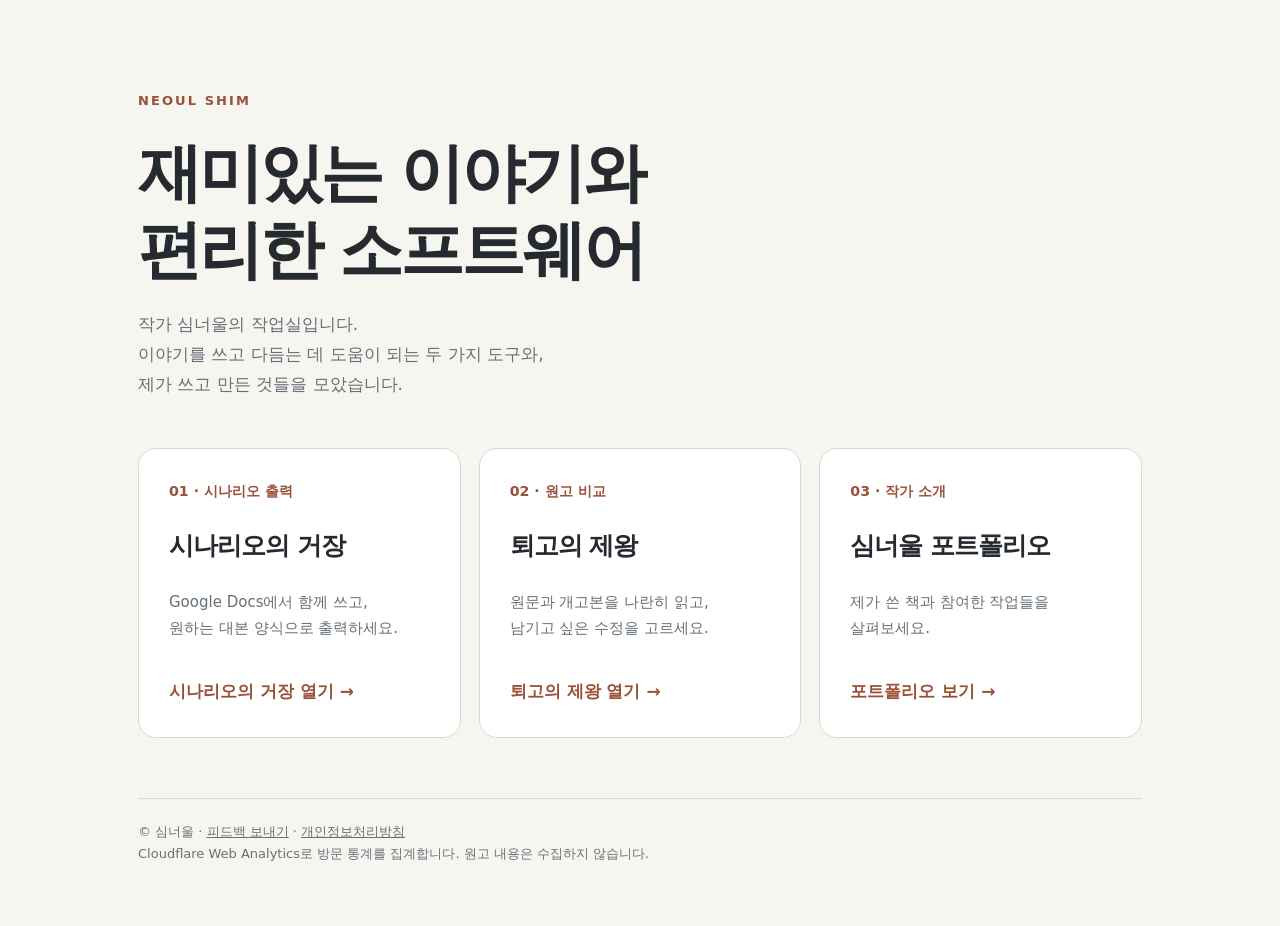
<file: index.html>
<!doctype html><html lang="ko"><head><meta charset="utf-8"><meta name="viewport" content="width=device-width,initial-scale=1"><title>심너울 · 재미있는 이야기와 편리한 소프트웨어</title><meta name="description" content="심너울이 만든 글쓰기 도구와 포트폴리오. 시나리오의 거장과 퇴고의 제왕을 만나보세요."><style>*{box-sizing:border-box}body{margin:0;background:#f7f5f0;color:#252a30;font:17px/1.75 system-ui,-apple-system,'Malgun Gothic',sans-serif}main{max-width:1060px;margin:auto;padding:90px 28px 60px}.eyebrow{color:#9b5138;letter-spacing:.16em;font-size:13px;font-weight:700}h1{font-size:clamp(38px,6vw,64px);letter-spacing:-.05em;line-height:1.2;margin:22px 0}p{color:#657078}.intro{max-width:660px;margin-bottom:48px}.cards{display:grid;grid-template-columns:repeat(3,1fr);gap:18px}.card{display:flex;flex-direction:column;padding:30px;border:1px solid #ddd9cf;border-radius:18px;background:white;text-decoration:none;color:inherit;min-height:290px;transition:transform .2s,box-shadow .2s}.card:hover{transform:translateY(-4px);box-shadow:0 12px 30px #252a3010}.card:focus-visible{outline:3px solid #b56140;outline-offset:5px}.card small{color:#9b5138;font-weight:700}.card h2{font-size:25px;letter-spacing:-.04em}.card p{font-size:15px;margin-top:0}.arrow{margin-top:auto;font-weight:700;color:#9b5138}footer{border-top:1px solid #ddd9cf;margin-top:60px;padding-top:22px;font-size:13px;color:#697078}footer a{color:inherit}a{color:#93472d}@media(max-width:720px){main{padding-top:55px}.cards{grid-template-columns:1fr}.card{min-height:225px}}</style><script defer src="./site-runtime.js?v=20260927-portfolio"></script></head><body><main><div class="eyebrow">NEOUL SHIM</div><h1>재미있는 이야기와<br>편리한 소프트웨어</h1><p class="intro">작가 심너울의 작업실입니다.<br>이야기를 쓰고 다듬는 데 도움이 되는 두 가지 도구와,<br>제가 쓰고 만든 것들을 모았습니다.</p><nav class="cards" aria-label="도구와 포트폴리오"><a class="card" href="/scenariomaster/"><small>01 · 시나리오 출력</small><h2>시나리오의 거장</h2><p>Google Docs에서 함께 쓰고,<br>원하는 대본 양식으로 출력하세요.</p><span class="arrow">시나리오의 거장 열기 →</span></a><a class="card" href="/kingofrevision/"><small>02 · 원고 비교</small><h2>퇴고의 제왕</h2><p>원문과 개고본을 나란히 읽고,<br>남기고 싶은 수정을 고르세요.</p><span class="arrow">퇴고의 제왕 열기 →</span></a><a class="card" href="https://thundering-pedestrian-751.notion.site/648661f180b94517ad1ee6723591d2cd"><small>03 · 작가 소개</small><h2>심너울 포트폴리오</h2><p>제가 쓴 책과 참여한 작업들을<br>살펴보세요.</p><span class="arrow">포트폴리오 보기 →</span></a></nav><footer>© 심너울 · <a href="mailto:neoulshim@gmail.com">피드백 보내기</a> · <a href="/scenariomaster/privacy.html">개인정보처리방침</a><br>Cloudflare Web Analytics로 방문 통계를 집계합니다. 원고 내용은 수집하지 않습니다.</footer></main></body></html>
</file>
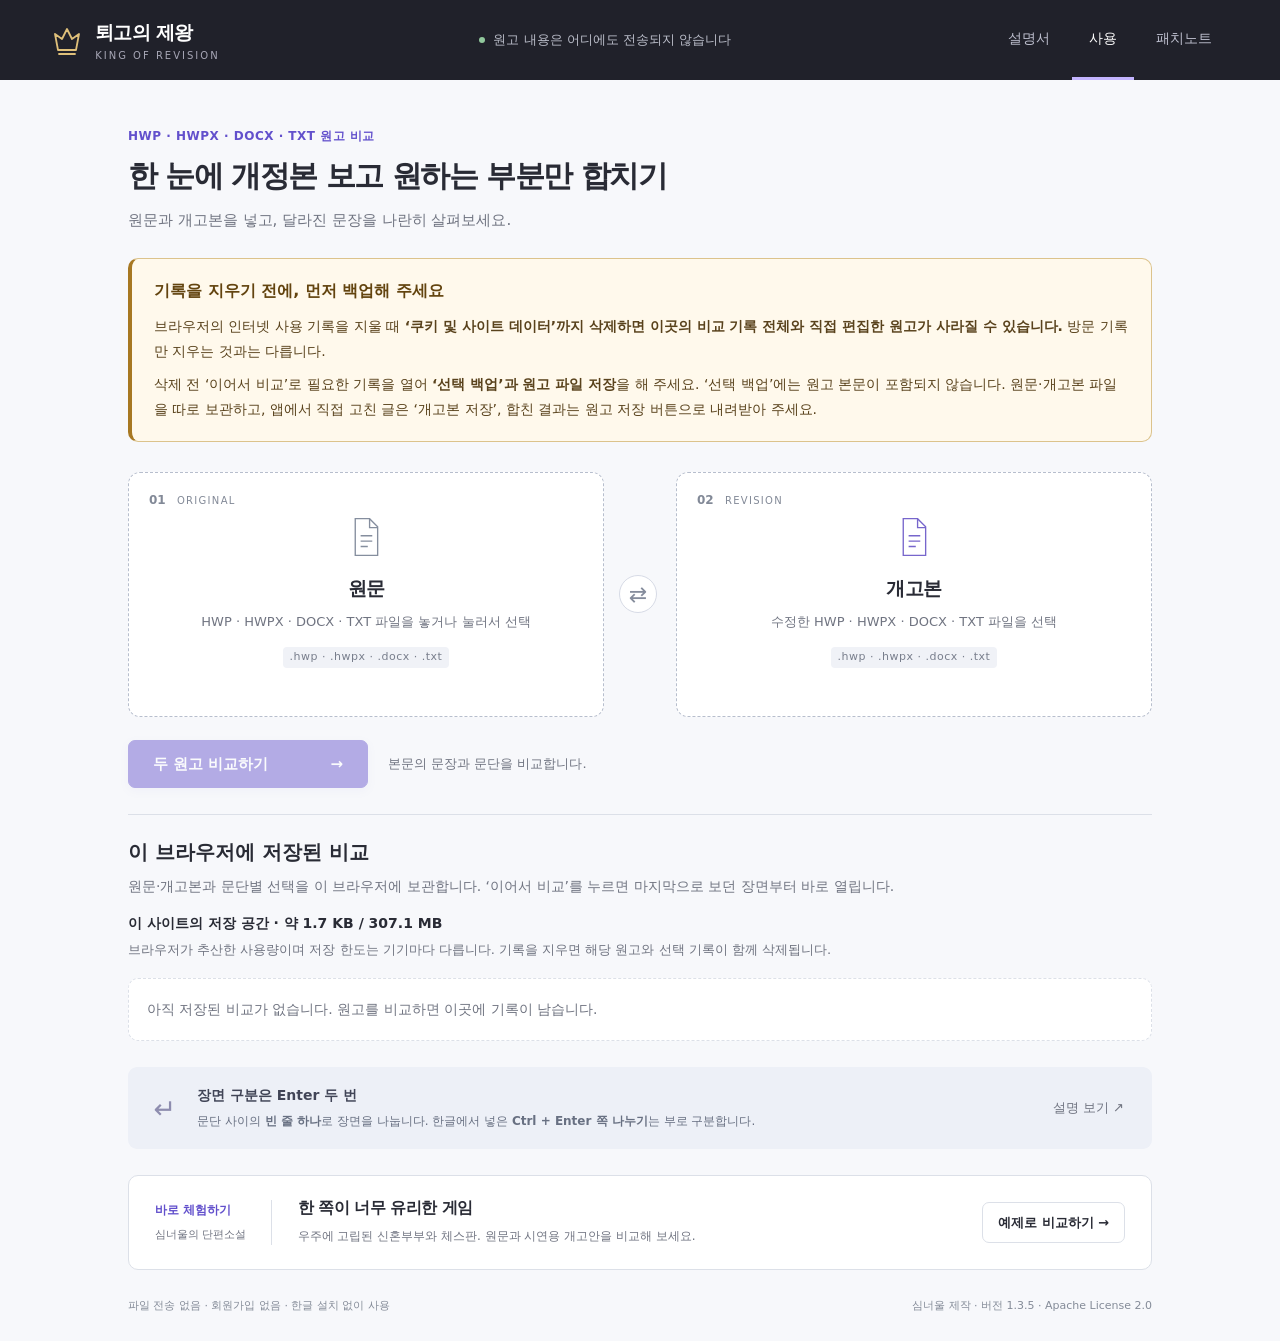
<file: kingofrevision/index.html>
<!doctype html>
<html lang="ko">
<head>
  <meta charset="UTF-8" />
  <meta name="viewport" content="width=device-width, initial-scale=1.0" />
  <meta name="description" content="한 눈에 개정본 보고 원하는 부분만 합치기. HWP·HWPX·DOCX·TXT 원고를 비교하고 선택한 수정으로 새 원고를 저장하세요. 파일은 서버로 전송되지 않습니다." />
  <meta name="theme-color" content="#20212a" />
  <meta http-equiv="Content-Security-Policy" content="default-src 'self'; script-src 'self' https://static.cloudflareinsights.com; worker-src 'self' blob:; style-src 'self' 'unsafe-inline'; img-src 'self' data:; connect-src 'self' https://cloudflareinsights.com; font-src 'self'; object-src 'none'; base-uri 'self'; form-action 'none'" />
  <link rel="icon" type="image/svg+xml" href="./crown.svg" />
  <title>퇴고의 제왕 — HWP·HWPX·DOCX·TXT 원고 비교</title>
  <script type="module" crossorigin src="./assets/index-oIXjiXcW.js"></script>
  <link rel="stylesheet" crossorigin href="./assets/index-DsQ9EAVg.css">
</head>
<body>
  <div id="app"></div>
</body>
</html>
</file>
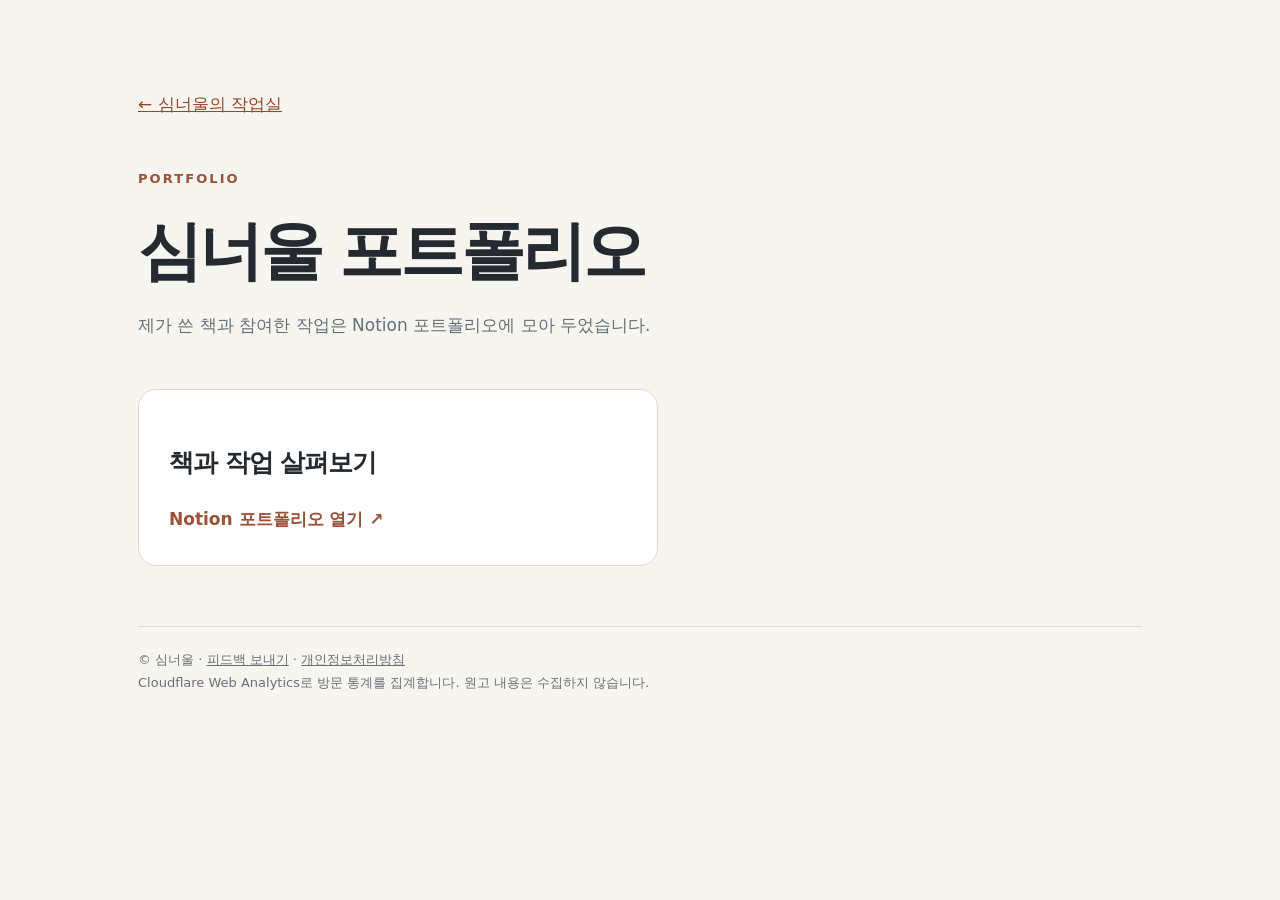
<file: portfolio/index.html>
<!doctype html><html lang="ko"><head><meta charset="utf-8"><meta name="viewport" content="width=device-width,initial-scale=1"><title>심너울 · 포트폴리오</title><meta name="description" content="심너울이 만든 글쓰기 도구와 포트폴리오. 시나리오의 거장과 퇴고의 제왕을 만나보세요."><style>*{box-sizing:border-box}body{margin:0;background:#f7f5f0;color:#252a30;font:17px/1.75 system-ui,-apple-system,'Malgun Gothic',sans-serif}main{max-width:1060px;margin:auto;padding:90px 28px 60px}.eyebrow{color:#9b5138;letter-spacing:.16em;font-size:13px;font-weight:700}h1{font-size:clamp(38px,6vw,64px);letter-spacing:-.05em;line-height:1.2;margin:22px 0}p{color:#657078}.intro{max-width:660px;margin-bottom:48px}.cards{display:grid;grid-template-columns:repeat(3,1fr);gap:18px}.card{display:flex;flex-direction:column;padding:30px;border:1px solid #ddd9cf;border-radius:18px;background:white;text-decoration:none;color:inherit;min-height:290px;transition:transform .2s,box-shadow .2s}.card:hover{transform:translateY(-4px);box-shadow:0 12px 30px #252a3010}.card:focus-visible{outline:3px solid #b56140;outline-offset:5px}.card small{color:#9b5138;font-weight:700}.card h2{font-size:25px;letter-spacing:-.04em}.card p{font-size:15px;margin-top:0}.arrow{margin-top:auto;font-weight:700;color:#9b5138}footer{border-top:1px solid #ddd9cf;margin-top:60px;padding-top:22px;font-size:13px;color:#697078}footer a{color:inherit}a{color:#93472d}@media(max-width:720px){main{padding-top:55px}.cards{grid-template-columns:1fr}.card{min-height:225px}}</style><script defer src="../site-runtime.js" data-portfolio-page></script></head><body><main><a href="/">← 심너울의 작업실</a><div class="eyebrow" style="margin-top:48px">PORTFOLIO</div><h1>심너울 포트폴리오</h1><p class="intro">제가 쓴 책과 참여한 작업은 Notion 포트폴리오에 모아 두었습니다.</p><a class="card" style="max-width:520px;min-height:170px" href="https://thundering-pedestrian-751.notion.site/648661f180b94517ad1ee6723591d2cd"><h2>책과 작업 살펴보기</h2><span class="arrow">Notion 포트폴리오 열기 ↗</span></a><footer>© 심너울 · <a href="mailto:neoulshim@gmail.com">피드백 보내기</a> · <a href="/scenariomaster/privacy.html">개인정보처리방침</a><br>Cloudflare Web Analytics로 방문 통계를 집계합니다. 원고 내용은 수집하지 않습니다.</footer></main></body></html>
</file>
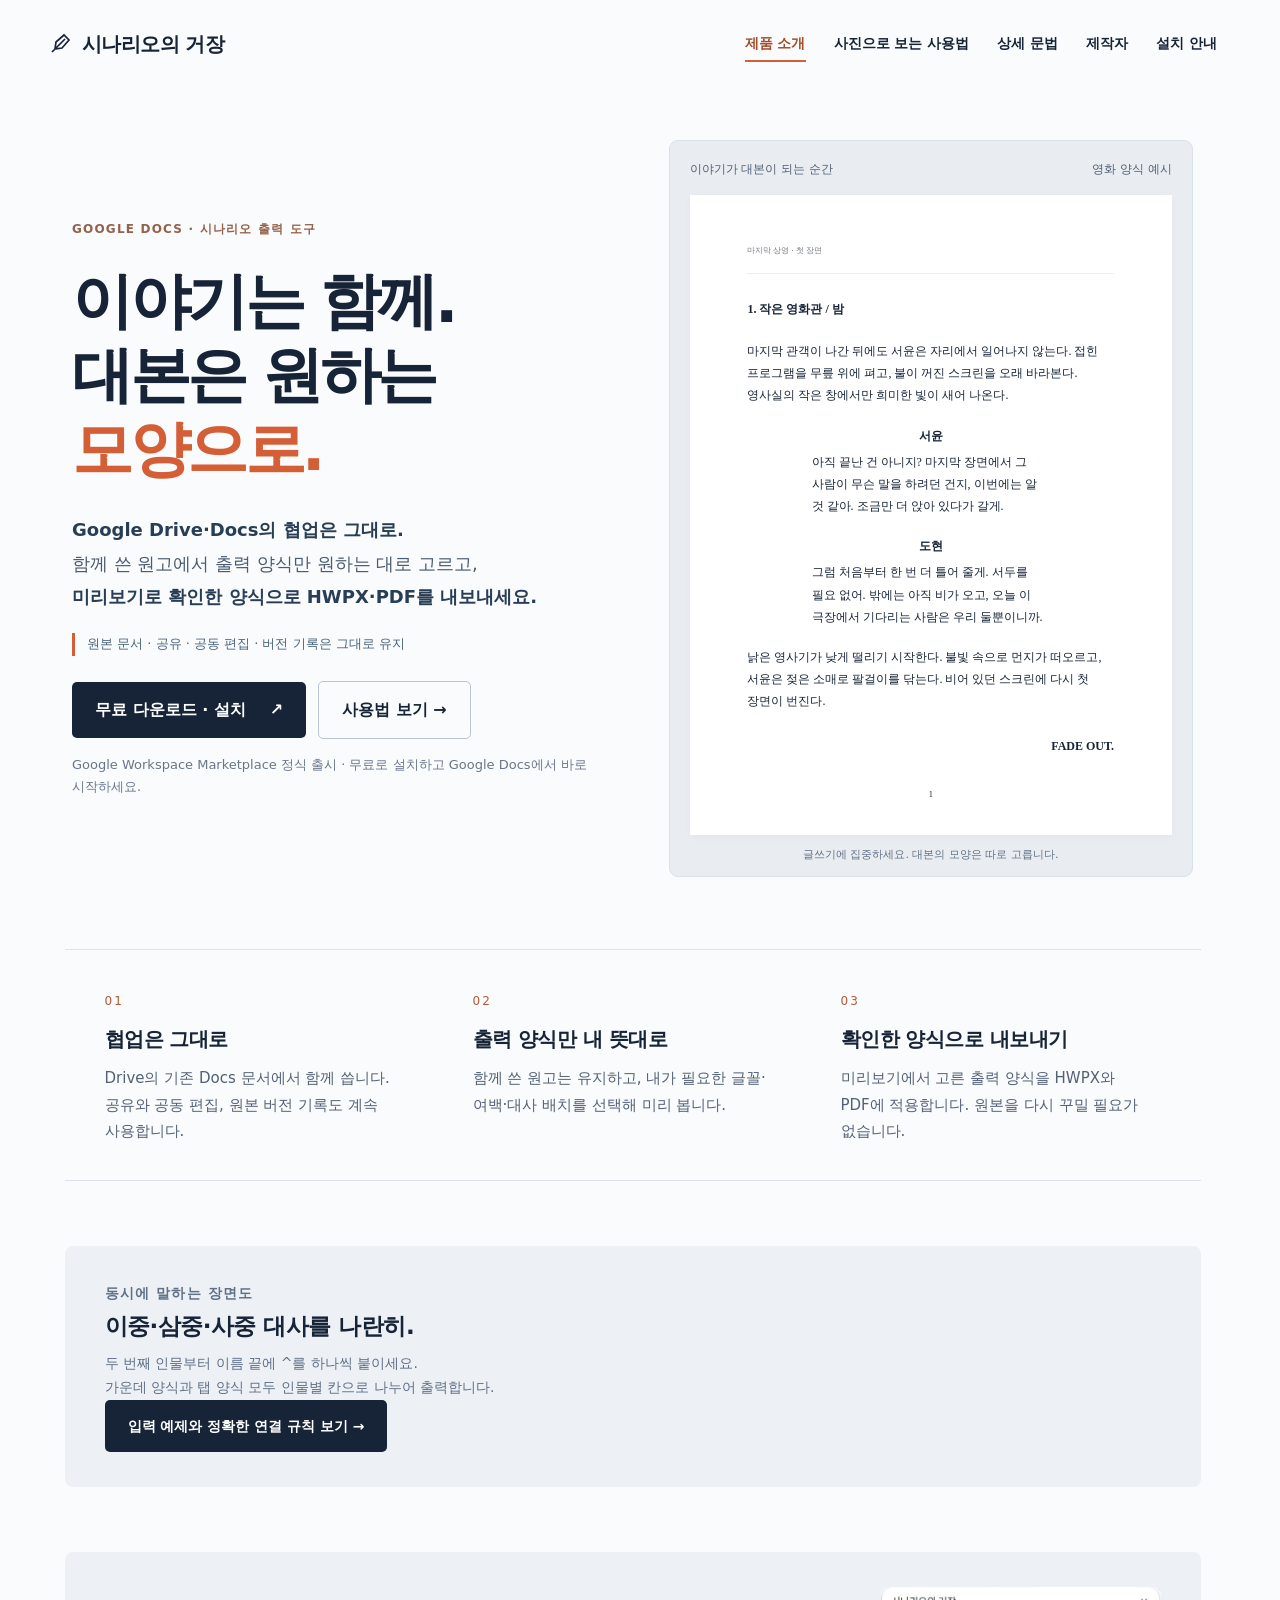
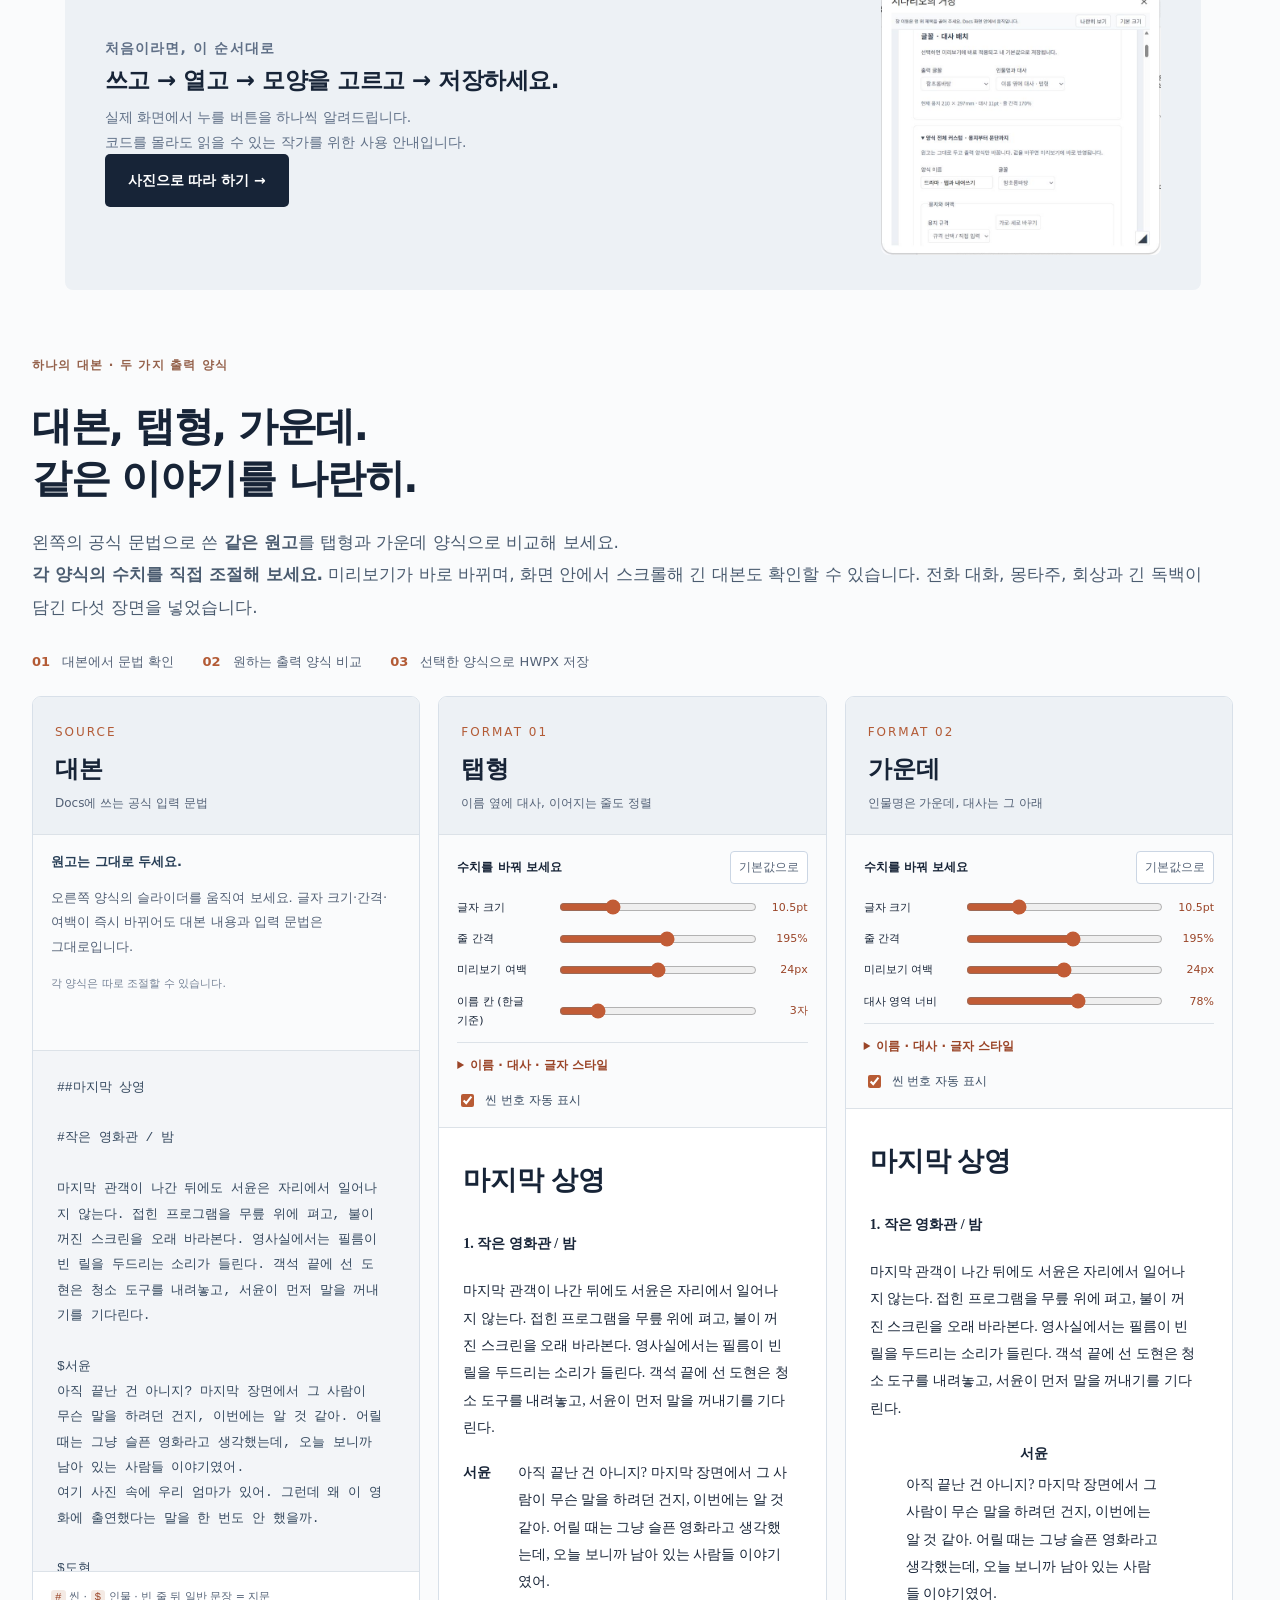
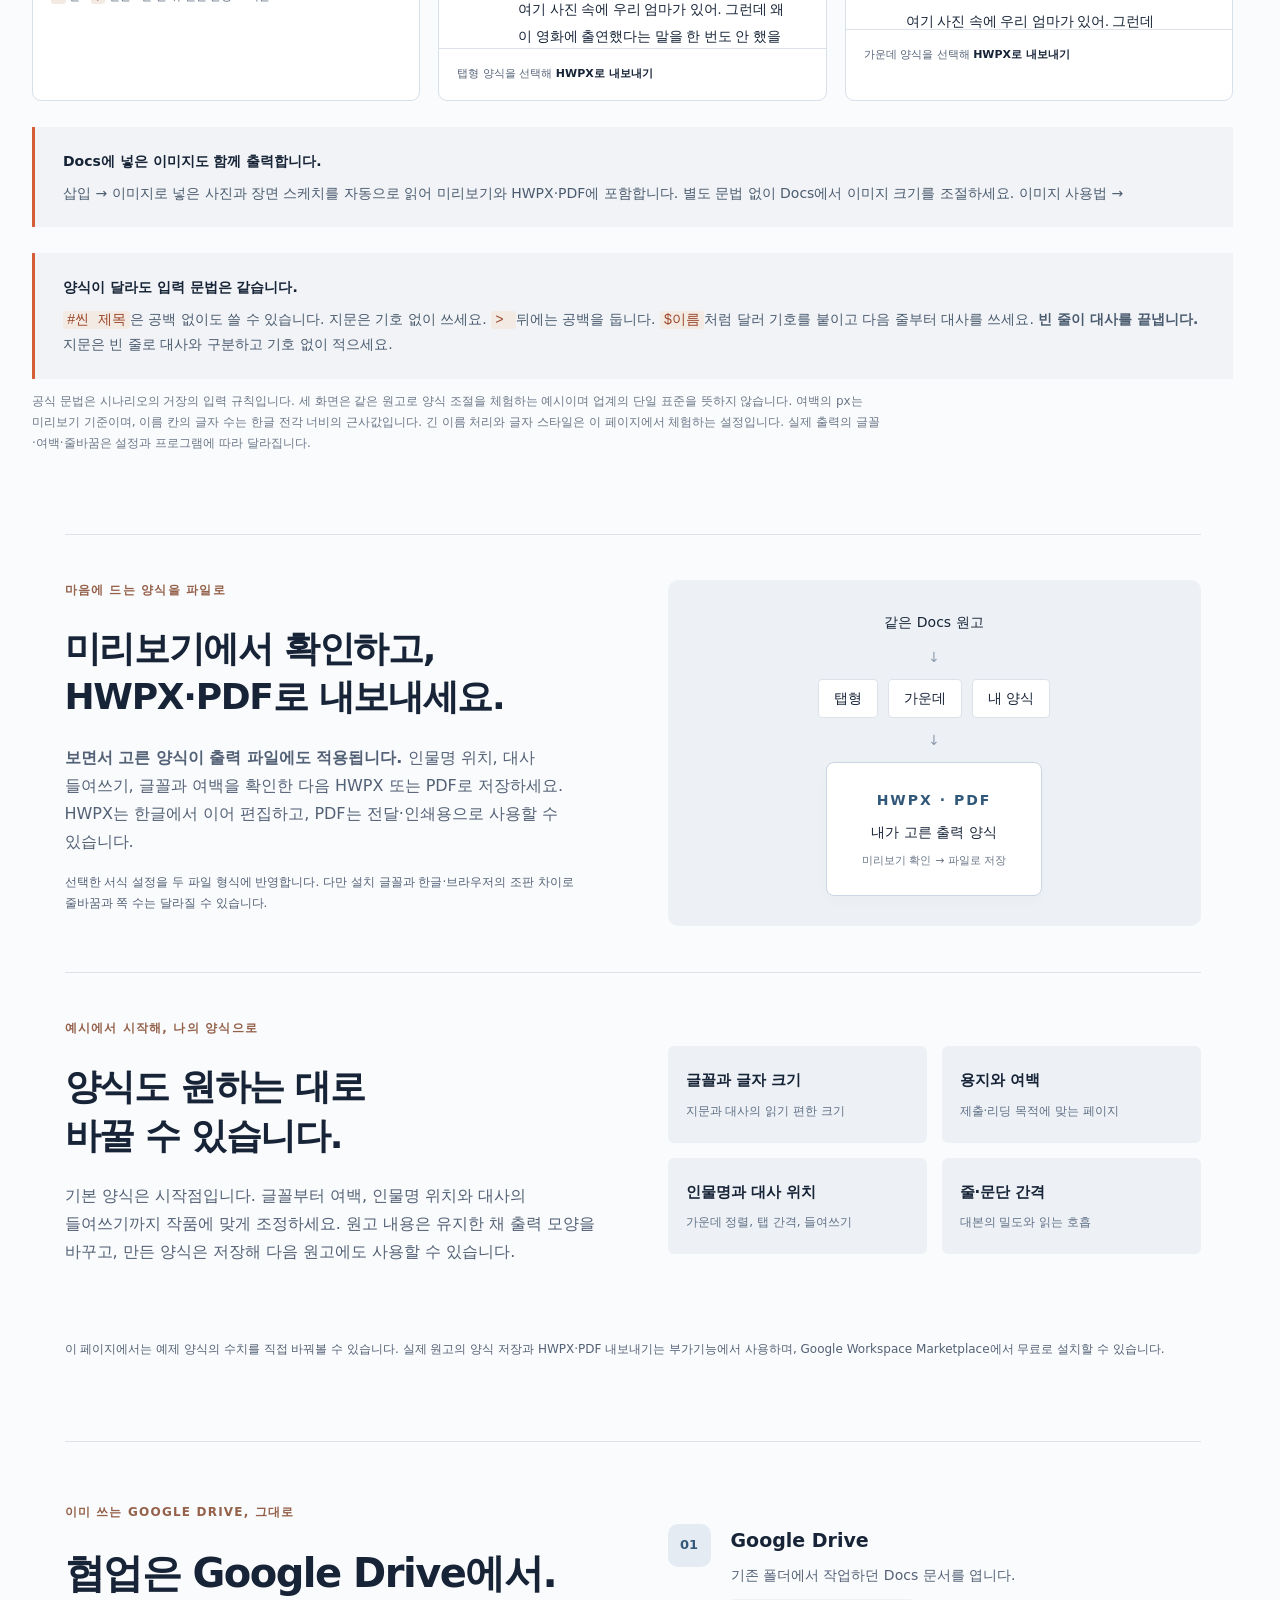
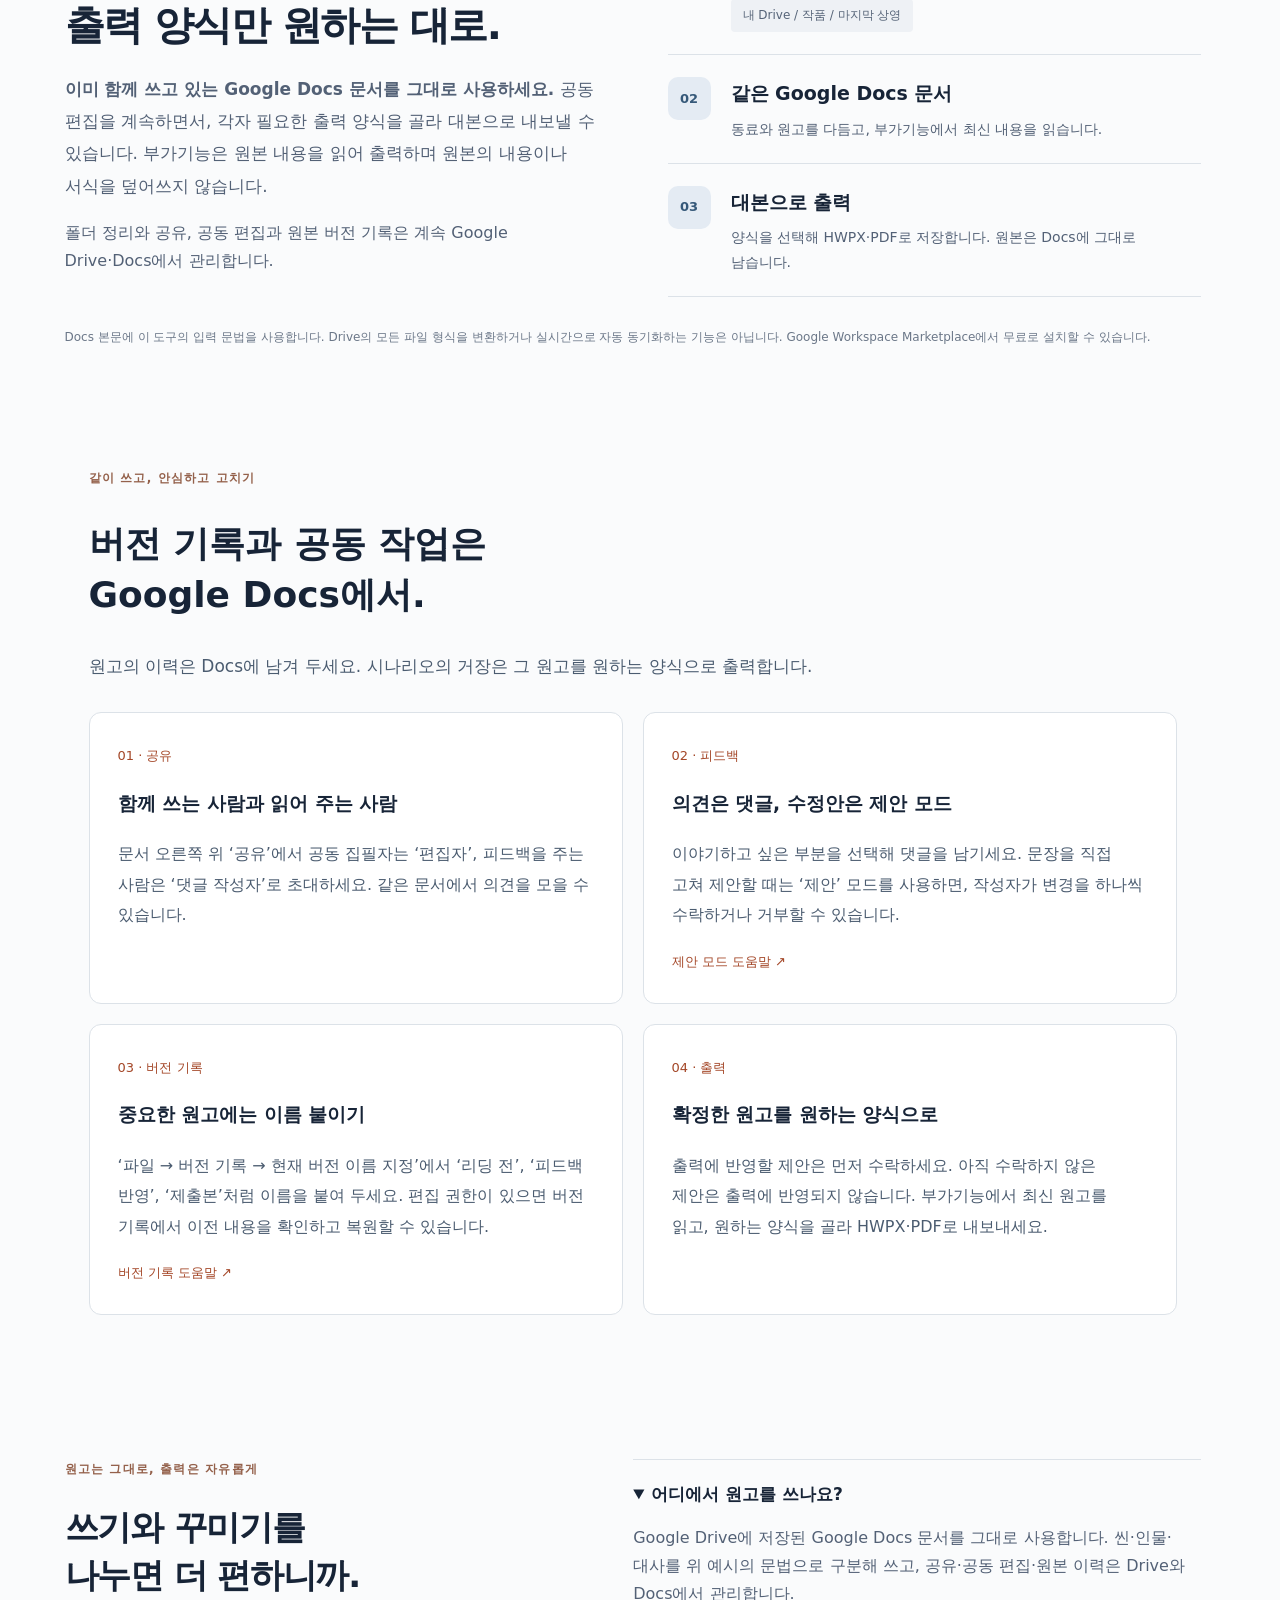
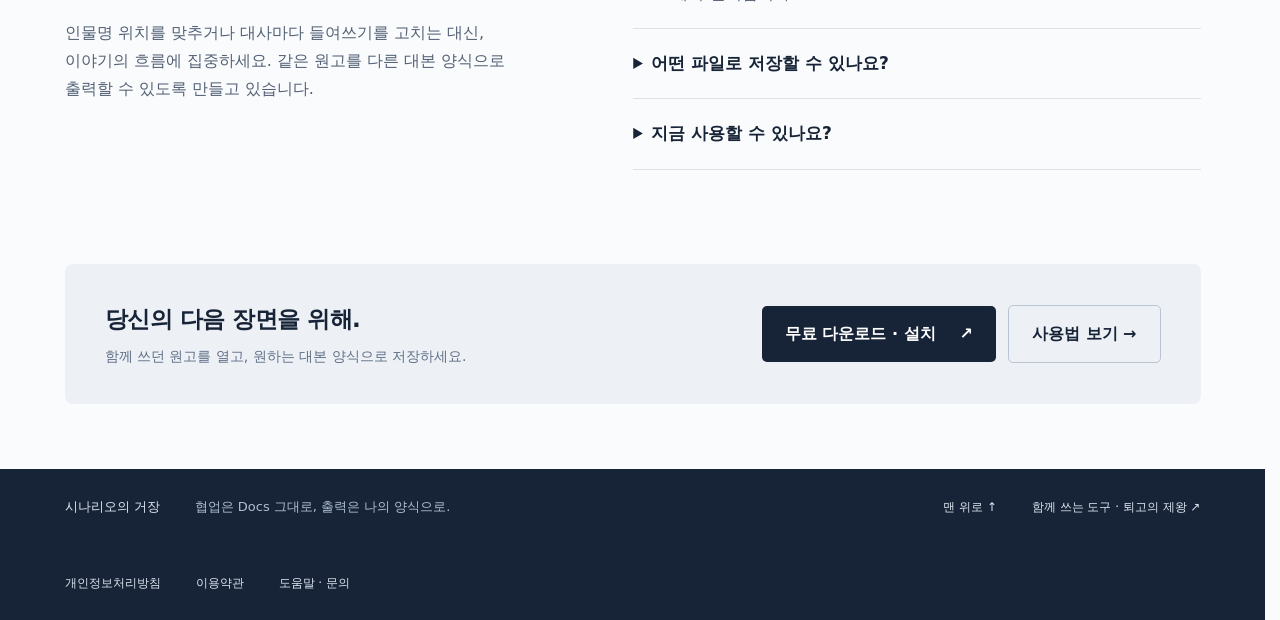
<file: scenariomaster/index.html>
<!doctype html>
<html lang="ko">
<head>
<meta name="google-site-verification" content="iuqZdlEbOmG8khMeL5yHKiZR4lePX3aYm5umvLQhetE" />
  <meta charset="utf-8">
  <meta name="viewport" content="width=device-width, initial-scale=1">
  <meta name="theme-color" content="#172437">
  <meta name="description" content="Google Docs에서 함께 쓰고, 원하는 대본 양식으로. 시나리오의 거장 — 대본 출력 도구.">
  <title>시나리오의 거장 — 함께 쓰고, 원하는 양식으로</title>
  <link rel="icon" href="data:image/svg+xml,%3Csvg xmlns='http://www.w3.org/2000/svg' viewBox='0 0 40 40'%3E%3Crect width='40' height='40' rx='10' fill='%23172437'/%3E%3Cpath d='M12 28L27 13M15 24l-3 4 5-1 12-13-3-3z' fill='none' stroke='%23fafbfc' stroke-width='2'/%3E%3C/svg%3E">
  <style>
    *{box-sizing:border-box}html{scroll-behavior:smooth}body{margin:0;background:#fafbfc;color:#172437;font-family:system-ui,-apple-system,"Segoe UI","Malgun Gothic",sans-serif;line-height:1.75;word-break:keep-all}a{color:inherit;text-decoration:none}a:focus-visible,summary:focus-visible{outline:3px solid #d45e35;outline-offset:5px}svg{flex-shrink:0}header{max-width:1280px;margin:auto;padding:28px 48px;display:flex;align-items:center;justify-content:space-between;gap:24px}.brand{display:flex;align-items:center;gap:10px;font-size:20px;font-weight:750;letter-spacing:-.6px}nav{display:flex;gap:30px;align-items:center;font-size:14px;font-weight:600}.status{border:1px solid #d7dfe7;padding:7px 14px;border-radius:30px;color:#657287;font-size:12px}.hero{max-width:1280px;margin:auto;padding:52px 72px 72px;display:grid;grid-template-columns:minmax(0,1fr) minmax(0,1fr);gap:72px;align-items:center}.eyebrow{font-size:12px;font-weight:700;color:#94614b;letter-spacing:1.2px;margin:0 0 24px}h1{font-size:clamp(42px,4.8vw,68px);line-height:1.2;letter-spacing:-3.5px;margin:0 0 28px}h1 em{color:#d45e35;font-style:normal}.lead{font-size:18px;line-height:1.85;color:#4b5c70;margin:0 0 30px}.cta{display:inline-flex;align-items:center;gap:24px;background:#172437;color:white;padding:14px 23px;border-radius:5px;font-weight:600}.cta:hover{background:#2b405e}.release{color:#68768a;font-size:13px;line-height:1.7;margin:15px 0 0}.preview{min-width:0;background:#e9edf2;border:1px solid #dbe1e8;border-radius:9px;padding:18px 20px 12px}.preview-bar{display:flex;align-items:center;justify-content:space-between;gap:12px;font-size:12px;margin-bottom:15px;color:#526174}.paper{position:relative;aspect-ratio:210/297;background:#fff;padding:10% 12%;font-family:"Batang","Noto Serif KR",serif;font-size:clamp(10px,1vw,13px);line-height:1.9;box-shadow:0 2px 8px #17243708}.paper-header{font-size:.7em;color:#737a83;border-bottom:1px solid #edf0f3;padding-bottom:14px;margin-bottom:24px}.scene{font-weight:bold;margin:0 0 20px}.action{margin:0 0 18px}.speech{width:65%;margin:0 auto 18px}.character{text-align:center;margin:0 0 4px;font-weight:bold}.dialogue{margin:0}.parenthetical{font-size:.9em;margin:0 0 3px}.transition{text-align:right;font-weight:bold;margin-top:22px}.page-number{position:absolute;bottom:5%;left:0;right:0;text-align:center;font-size:.7em}.preview-note{font-size:11px;color:#617186;text-align:center;margin:10px 0 0}.flow{max-width:1136px;margin:0 auto 65px;padding:36px 40px;display:grid;grid-template-columns:repeat(3,minmax(0,1fr));gap:48px;border-top:1px solid #dce2e8;border-bottom:1px solid #dce2e8}.step{color:#b35b36;font-size:12px;letter-spacing:2px}.flow h2{font-size:20px;letter-spacing:-.5px;margin:8px 0}.flow p{font-size:15px;color:#536176;margin:0}.about{max-width:1136px;margin:0 auto 70px;display:grid;grid-template-columns:1fr 1.2fr;gap:96px;padding:24px 0}.about h2{font-size:34px;line-height:1.4;letter-spacing:-1.2px;margin:0 0 20px}.about p{color:#536176;font-size:16px}.about .eyebrow{font-size:12px;color:#94614b}details{border-bottom:1px solid #dce2e8;padding:20px 0}details:first-child{border-top:1px solid #dce2e8}summary{font-size:17px;font-weight:650;cursor:pointer}details p{margin:14px 0 0}.closing{max-width:1136px;margin:0 auto 65px;padding:35px 40px;background:#edf1f5;border-radius:8px;display:flex;align-items:center;justify-content:space-between;gap:24px}.closing h2{font-size:23px;margin:0 0 5px;letter-spacing:-.5px}.closing p{margin:0;font-size:14px;color:#607087}.closing .status{white-space:nowrap;background:#fafbfc}footer{background:#172437;color:#dce5f0;padding:27px max(32px,calc((100% - 1136px)/2));display:flex;gap:35px;font-size:13px;align-items:center}footer p{margin:0;flex:1;color:#aebed0}footer a{font-size:12px}
    @media(max-width:1100px){header{padding:24px 32px}.hero{padding:36px 32px 55px;gap:32px}.flow,.about,.closing{margin-left:32px;margin-right:32px}.about{gap:40px}.paper{font-size:11px}}
    @media(max-width:760px){header{padding:20px 22px;align-items:flex-start;flex-direction:column;gap:15px}nav{font-size:13px;gap:22px}.brand{font-size:19px}.hero{grid-template-columns:1fr;padding:30px 22px 35px;gap:35px}h1{font-size:clamp(38px,11.5vw,54px);letter-spacing:-2px}.lead{font-size:16px}.preview{max-width:490px;width:100%;margin:auto;padding:14px}.paper{font-size:clamp(9px,2.6vw,13px)}.paper-header{margin-bottom:18px}.scene,.action,.speech{margin-bottom:14px}.flow{grid-template-columns:1fr;gap:24px;margin:0 22px 35px;padding:28px 0}.about{grid-template-columns:1fr;margin:0 22px 35px;gap:15px}.about h2{font-size:30px}.closing{margin:0 22px 35px;padding:26px;flex-direction:column;align-items:flex-start}.closing h2{font-size:22px}footer{padding:26px 22px;flex-direction:column;align-items:flex-start;gap:12px}}
    @media(prefers-reduced-motion:reduce){html{scroll-behavior:auto}}
    .paper{aspect-ratio:auto;min-height:640px;padding-bottom:65px;font-size:12px;line-height:1.85}.examples,.drive-section{max-width:1136px;margin:0 auto 80px;scroll-margin-top:30px}.examples h2,.drive-section h2{font-size:40px;line-height:1.3;letter-spacing:-1.5px;margin:0 0 22px}.section-lead{font-size:17px;color:#4b5c70;line-height:1.9}.example-disclaimer{font-size:12px;color:#6b7788;max-width:850px}.example-pair{margin-top:36px;border:1px solid #dce2e8;border-radius:9px;overflow:hidden;background:#fff}.pair-heading{padding:24px 28px;background:#edf1f5}.pair-heading h3{font-size:22px;margin:5px 0}.pair-heading p{font-size:14px;color:#536176;margin:0}.pair-grid{display:grid;grid-template-columns:minmax(0,1fr) minmax(0,1fr)}.source-example{background:#f2f4f7;border-right:1px solid #dce2e8}.example-label{padding:18px 26px;border-bottom:1px solid #dce2e8;display:flex;flex-wrap:wrap;justify-content:space-between;gap:5px;font-size:13px}.example-label span{font-size:11px;color:#68768a}.source-example pre{white-space:pre-wrap;overflow-wrap:anywhere;word-break:normal;font:14px/1.95 ui-monospace,"Consolas","Malgun Gothic",monospace;padding:28px;margin:0;color:#34485e}.sample-script{padding:32px;font:15px/1.95 "Batang","Noto Serif KR",serif;overflow-wrap:anywhere;word-break:normal}.sample-script .speech{width:74%;margin-bottom:24px}.sample-script .parenthetical{margin-top:8px}.drama-script .speech{width:100%;display:grid;grid-template-columns:48px minmax(0,1fr);gap:16px}.drama-script .character{text-align:left}.drama-script .parenthetical{margin-top:0}.pair-caption{border-top:1px solid #dce2e8;padding:18px 28px;margin:0;font-size:13px;color:#536176}.syntax-note{margin-top:26px;padding:22px 28px;border-left:3px solid #d45e35;background:#f1f3f6;font-size:14px}.syntax-note p{margin:7px 0 0;color:#4b5c70}code{font-family:ui-monospace,monospace;color:#9a4528;background:#f4eae4;padding:1px 4px;border-radius:3px}.drive-section{border-top:1px solid #dce2e8;padding-top:60px;display:grid;grid-template-columns:minmax(0,1fr) minmax(0,1fr);gap:30px 70px}.drive-section>div>p:not(.eyebrow){color:#536176}.drive-flow{list-style:none;padding:0;margin:0}.drive-flow li{display:flex;gap:20px;padding:22px 0;border-bottom:1px solid #dce2e8}.drive-icon{display:flex;align-items:center;justify-content:center;flex-shrink:0;width:43px;height:43px;border-radius:10px;background:#e4ebf3;color:#365979;font-size:13px;font-weight:700}.drive-flow h3{font-size:19px;margin:0 0 6px}.drive-flow p{font-size:14px;color:#536176;margin:0}.drive-file{display:inline-block;margin-top:12px;padding:6px 12px;background:#eef1f5;font-size:12px;color:#566478;border-radius:4px}.drive-footnote{grid-column:1/-1;font-size:12px;color:#6b7788;margin:0}
    @media(max-width:1100px){.examples,.drive-section{margin-left:32px;margin-right:32px}.paper{font-size:11px;min-height:590px}.drive-section{gap:30px}}
    @media(max-width:760px){nav{flex-wrap:wrap;gap:12px 18px}.paper{font-size:12px;min-height:0;padding:26px 25px 55px}.examples,.drive-section{margin:0 22px 50px}.examples h2,.drive-section h2{font-size:32px}.pair-grid,.drive-section{grid-template-columns:1fr}.source-example{border-right:0;border-bottom:1px solid #dce2e8}.pair-heading{padding:20px}.pair-heading h3{font-size:20px}.source-example pre,.sample-script{padding:22px;font-size:14px}.example-label{padding:16px 22px}.sample-script .speech{width:84%}.drama-script .speech{width:100%;gap:10px;grid-template-columns:40px minmax(0,1fr)}.pair-caption{padding:18px 22px}.syntax-note{padding:20px}.drive-section{padding-top:35px}.section-lead{font-size:16px}}
    .comparison-section{max-width:1280px;padding:0 32px}.comparison-legend{display:flex;flex-wrap:wrap;gap:12px 28px;margin:28px 0 22px;font-size:13px;color:#536176}.comparison-legend b{color:#b35b36;margin-right:8px}.three-views{display:grid;grid-template-columns:repeat(3,minmax(0,1fr));gap:18px}.view-card{min-width:0;border:1px solid #d8e0e9;border-radius:9px;overflow:hidden;background:white}.view-heading{padding:20px 22px;background:#edf1f5;border-bottom:1px solid #dce2e8}.view-heading h3{font-size:24px;margin:3px 0}.view-heading p{font-size:12px;color:#536176;margin:0}.view-scroll{height:520px;overflow-y:scroll;overscroll-behavior-y:contain;scrollbar-gutter:stable;scrollbar-color:#a2b0c1 #edf1f5;scrollbar-width:thin}.view-scroll:focus-visible{outline:3px solid #d45e35;outline-offset:-3px}.source-scroll{background:#f3f5f8}.source-scroll pre{padding:24px;margin:0;white-space:pre-wrap;overflow-wrap:anywhere;word-break:normal;font:13px/1.95 ui-monospace,"Consolas","Malgun Gothic",monospace;color:#34485e}.comparison-script{padding:26px 24px;font:14px/1.95 "Batang","Noto Serif KR",serif;word-break:normal;overflow-wrap:anywhere}.comparison-script .speech{width:100%;margin-bottom:22px}.comparison-script .parenthetical{margin-top:8px}.tab-format .speech{display:grid;grid-template-columns:36px minmax(0,1fr);column-gap:13px}.tab-format .speech>.character{grid-column:1;grid-row:1/span 4;text-align:left}.tab-format .speech>:not(.character){grid-column:2}.tab-format .parenthetical{margin-top:0}.center-format .speech{width:78%;margin-left:auto;margin-right:auto}.center-format .character{text-align:center}.scene-break{border:0;border-top:1px dashed #dce2e8;margin:35px 0}.view-foot{padding:15px 18px;border-top:1px solid #dce2e8;font-size:11px;color:#566478;min-height:52px}.view-foot strong{color:#172437}.output-features{max-width:1136px;margin:0 auto 80px}.export-feature,.custom-feature{display:grid;grid-template-columns:minmax(0,1fr) minmax(0,1fr);gap:70px;padding:45px 0;border-top:1px solid #dce2e8;align-items:center}.output-features h2{font-size:36px;line-height:1.35;letter-spacing:-1.3px;margin:0 0 22px}.output-features p:not(.eyebrow){color:#536176}.export-visual{border-radius:10px;background:#edf1f5;padding:30px;display:flex;flex-direction:column;align-items:center;gap:10px;font-size:14px}.export-arrow{color:#8e9cae}.format-options{display:flex;gap:10px;flex-wrap:wrap;justify-content:center}.format-options span{background:white;border:1px solid #dce2e8;border-radius:4px;padding:6px 15px}.hwpx-file{display:flex;flex-direction:column;align-items:center;background:white;border:1px solid #cbd6e4;border-radius:8px;padding:25px 35px;gap:7px;box-shadow:0 5px 14px #17243706}.hwpx-file b{color:#315879;letter-spacing:2px}.hwpx-file small{font-size:11px;color:#6b7788}.custom-options{margin:0;display:grid;grid-template-columns:1fr 1fr;gap:15px}.custom-options>div{padding:21px 18px;background:#edf1f5;border-radius:6px}.custom-options dt{font-weight:700;font-size:15px}.custom-options dd{margin:7px 0 0;font-size:12px;color:#607087}.feature-small{font-size:12px;line-height:1.8}
    @media(max-width:1100px){.comparison-section{padding:0;margin-left:24px;margin-right:24px}.three-views{gap:10px}.view-heading{padding:18px}.comparison-script{padding:22px 16px;font-size:13px}.source-scroll pre{padding:22px 16px;font-size:12px}.output-features{margin-left:32px;margin-right:32px}.export-feature,.custom-feature{gap:32px}}
    @media(max-width:760px){.three-views{grid-template-columns:1fr}.view-scroll{height:390px}.comparison-script{font-size:14px;padding:24px}.source-scroll pre{font-size:13px;padding:24px}.comparison-section{margin-left:22px;margin-right:22px}.view-heading{padding:18px 22px}.view-heading h3{font-size:23px}.output-features{margin:0 22px 50px}.export-feature,.custom-feature{grid-template-columns:1fr;gap:24px;padding:32px 0}.output-features h2{font-size:30px}.custom-options{gap:10px}.custom-options>div{padding:18px 14px}.custom-options dt{font-size:14px}}
    .hero-proof{font-size:13px;color:#49647c;margin:-10px 0 25px;padding-left:12px;border-left:3px solid #d45e35}.lead strong{font-weight:650;color:#273e56}
    .format-controls,.source-controls-note{height:216px;padding:16px 18px;border-bottom:1px solid #dce2e8;background:#fafbfc}.controls-title{display:flex;align-items:center;justify-content:space-between;gap:8px;margin-bottom:14px;font-size:12px}.controls-title button{font:inherit;padding:5px 8px;border:1px solid #cbd6e4;border-radius:4px;color:#566478;background:white;cursor:pointer}.control-row{display:grid;grid-template-columns:94px minmax(0,1fr) 43px;gap:8px;align-items:center;margin:12px 0;font-size:11px}.control-row input{width:100%;min-width:0;margin:0;accent-color:#c15c36;cursor:pointer}.control-row output{text-align:right;color:#9a4528;font-variant-numeric:tabular-nums}.format-controls input:focus-visible,.format-controls button:focus-visible{outline:2px solid #d45e35;outline-offset:3px}.source-controls-note{font-size:13px;color:#536176}.source-controls-note b{color:#273e56}.source-controls-note p{margin:12px 0;line-height:1.9}.source-controls-note span{font-size:11px;color:#778497}.comparison-script{font-size:var(--demo-font,10.5pt);line-height:var(--demo-leading,1.95);padding:26px var(--demo-padding,24px)}.tab-format .speech{grid-template-columns:var(--demo-cue,36px) minmax(0,1fr)}.center-format .speech{width:var(--demo-speech,78%)}@media(max-width:760px){.source-controls-note{height:auto;padding:20px 22px}.format-controls{height:216px}.control-row{font-size:12px;grid-template-columns:100px minmax(0,1fr) 45px}}
  .format-controls{height:auto;min-height:216px}.format-detail{padding:12px 0 0;border:0;border-top:1px solid #dce2e8!important}.format-detail summary{font-size:12px;color:#9a4528}.select-row{display:grid;grid-template-columns:95px minmax(0,1fr);gap:8px;align-items:center;margin:12px 0;font-size:11px}.select-row select{width:100%;min-width:0;padding:7px 4px;border:1px solid #cbd6e4;background:white;border-radius:4px;font:inherit;color:#172437}.select-row select:focus-visible{outline:2px solid #d45e35;outline-offset:2px}.option-help{font-size:11px;color:#68768a;line-height:1.7}.comparison-script .character{min-width:0;font-weight:var(--character-weight,700);font-style:var(--character-style,normal)}.comparison-script .dialogue{font-weight:var(--dialogue-weight,400);font-style:var(--dialogue-style,normal)}.comparison-script .action{font-weight:var(--action-weight,400);font-style:var(--action-style,normal)}.tab-format[data-overflow=wrap] .character{overflow-wrap:anywhere;word-break:break-all}.tab-format[data-overflow=clip] .character,.tab-format[data-overflow=ellipsis] .character{white-space:nowrap;overflow:hidden}.tab-format[data-overflow=ellipsis] .character{text-overflow:ellipsis}.tab-format[data-layout=below] .speech{display:block}.tab-format[data-layout=below] .character{width:var(--demo-cue,3em)}.comparison-script[data-align=left] .dialogue{text-align:left}.comparison-script[data-align=center] .dialogue{text-align:center}.comparison-script[data-align=justify] .dialogue{text-align:justify}.center-format[data-namealign=left] .character{text-align:left}.center-format[data-namealign=right] .character{text-align:right}.center-format[data-namealign=center] .character{text-align:center}@media(max-width:760px){.format-controls{height:auto}.select-row{font-size:12px}} 
.docs-tips{max-width:1136px;margin:0 auto 80px;padding:40px 24px}.docs-tips h2{font-size:36px;line-height:1.4}.tips-grid{display:grid;grid-template-columns:repeat(2,minmax(0,1fr));gap:20px;margin-top:30px}.tips-grid article{background:white;border:1px solid #dce2e8;border-radius:12px;padding:28px}.tips-grid p{line-height:1.9;color:#4b5c70}.tips-grid span,.tips-grid a{font-size:13px;color:#a44728}@media(max-width:700px){.tips-grid{grid-template-columns:1fr}.docs-tips h2{font-size:28px}}
.scene-number-option{display:flex;align-items:center;gap:8px;font-size:12px;margin-top:14px;color:#35485f}.scene-number-option input{accent-color:#b85b34}.launch-actions{display:flex;flex-wrap:wrap;gap:12px;align-items:center}.cta-secondary{background:transparent;color:#172437;border:1px solid #bac5d1}.cta-secondary:hover{background:#edf1f5}.launch-actions .cta{justify-content:center}@media(max-width:480px){.launch-actions .cta{width:100%}}</style>
<link rel="stylesheet" href="./site-header.css">
</head>
<body id="top">
  <header class="site-header"><a class="brand" href="./"><svg width="24" height="24" viewBox="0 0 24 24" fill="none" stroke="currentColor" stroke-width="1.7" aria-hidden="true"><path d="m4 20 6-6m-3 3 1-7 8-7 5 5-7 8-7 1Z"/><path d="m10 14 7-7"/></svg>시나리오의 거장</a><nav aria-label="주요 메뉴"><a href="./" aria-current="page">제품 소개</a><a href="./guide.html">사진으로 보는 사용법</a><a href="./syntax.html">상세 문법</a><a href="./creators.html">제작자</a><a href="./install.html">설치 안내</a></nav></header>
  <main>
    <section class="hero" aria-labelledby="hero-title">
      <div>
        <p class="eyebrow">GOOGLE DOCS · 시나리오 출력 도구</p>
        <h1 id="hero-title">이야기는 함께.<br>대본은 원하는<br><em>모양으로.</em></h1>
        <p class="lead"><strong>Google Drive·Docs의 협업은 그대로.</strong><br>함께 쓴 원고에서 출력 양식만 원하는 대로 고르고,<br><strong>미리보기로 확인한 양식으로 HWPX·PDF를 내보내세요.</strong></p>
        <p class="hero-proof">원본 문서 · 공유 · 공동 편집 · 버전 기록은 그대로 유지</p><div class="launch-actions"><a class="cta" href="https://gsuite.google.com/marketplace/app/foo/292394947366" target="_blank" rel="noopener noreferrer">무료 다운로드 · 설치 <span aria-hidden="true">↗</span></a><a class="cta cta-secondary" href="./guide.html">사용법 보기 →</a></div>
        <p class="release">Google Workspace Marketplace 정식 출시 · 무료로 설치하고 Google Docs에서 바로 시작하세요.</p>
      </div>
      <div class="preview" aria-label="영화 대본 출력 예시">
        <div class="preview-bar"><span>이야기가 대본이 되는 순간</span><span>영화 양식 예시</span></div>
        <div class="paper">
          <div class="paper-header">마지막 상영 · 첫 장면</div>
          <p class="scene">1. 작은 영화관 / 밤</p>
          <p class="action">마지막 관객이 나간 뒤에도 서윤은 자리에서 일어나지 않는다. 접힌 프로그램을 무릎 위에 펴고, 불이 꺼진 스크린을 오래 바라본다. 영사실의 작은 창에서만 희미한 빛이 새어 나온다.</p>
          <div class="speech"><p class="character">서윤</p><p class="dialogue">아직 끝난 건 아니지? 마지막 장면에서 그 사람이 무슨 말을 하려던 건지, 이번에는 알 것 같아. 조금만 더 앉아 있다가 갈게.</p></div>
          <div class="speech"><p class="character">도현</p><p class="dialogue">그럼 처음부터 한 번 더 틀어 줄게. 서두를 필요 없어. 밖에는 아직 비가 오고, 오늘 이 극장에서 기다리는 사람은 우리 둘뿐이니까.</p></div>
          <p class="action">낡은 영사기가 낮게 떨리기 시작한다. 불빛 속으로 먼지가 떠오르고, 서윤은 젖은 소매로 팔걸이를 닦는다. 비어 있던 스크린에 다시 첫 장면이 번진다.</p>
          <p class="transition">FADE OUT.</p>
          <span class="page-number">1</span>
        </div>
        <p class="preview-note">글쓰기에 집중하세요. 대본의 모양은 따로 고릅니다.</p>
      </div>
    </section>
    <section class="flow" id="how" aria-label="사용 방식">
      <div><span class="step">01</span><h2>협업은 그대로</h2><p>Drive의 기존 Docs 문서에서 함께 씁니다. 공유와 공동 편집, 원본 버전 기록도 계속 사용합니다.</p></div>
      <div><span class="step">02</span><h2>출력 양식만 내 뜻대로</h2><p>함께 쓴 원고는 유지하고, 내가 필요한 글꼴·여백·대사 배치를 선택해 미리 봅니다.</p></div>
      <div><span class="step">03</span><h2>확인한 양식으로 내보내기</h2><p>미리보기에서 고른 출력 양식을 HWPX와 PDF에 적용합니다. 원본을 다시 꾸밀 필요가 없습니다.</p></div>
    </section>

    <section class="closing" aria-labelledby="parallel-news-title"><div><p class="eyebrow">동시에 말하는 장면도</p><h2 id="parallel-news-title">이중·삼중·사중 대사를 나란히.</h2><p>두 번째 인물부터 이름 끝에 ^를 하나씩 붙이세요.<br>가운데 양식과 탭 양식 모두 인물별 칸으로 나누어 출력합니다.</p><p><a class="cta" href="./syntax.html#parallel-dialogue">입력 예제와 정확한 연결 규칙 보기 →</a></p></div></section>
    <section class="closing" aria-labelledby="visual-guide-title"><div><p class="eyebrow">처음이라면, 이 순서대로</p><h2 id="visual-guide-title">쓰고 → 열고 → 모양을 고르고 → 저장하세요.</h2><p>실제 화면에서 누를 버튼을 하나씩 알려드립니다.<br>코드를 몰라도 읽을 수 있는 작가를 위한 사용 안내입니다.</p><p><a class="cta" href="./guide.html">사진으로 따라 하기 →</a></p></div><a href="./guide.html#format" aria-label="사진으로 양식 변경 방법 보기" style="display:block;overflow:hidden;aspect-ratio:694/664;width:280px;max-width:100%;flex-shrink:0;border-radius:8px"><img src="./images/guide-settings.png?v=dollar1" alt="글꼴과 용지 여백을 고르는 실제 설정 화면" loading="lazy" style="display:block;width:100%;max-width:none"></a></section>
    <section class="examples comparison-section" id="examples" aria-labelledby="examples-title">
      <p class="eyebrow">하나의 대본 · 두 가지 출력 양식</p>
      <h2 id="examples-title">대본, 탭형, 가운데.<br>같은 이야기를 나란히.</h2>
      <p class="section-lead">왼쪽의 공식 문법으로 쓴 <strong>같은 원고</strong>를 탭형과 가운데 양식으로 비교해 보세요.<br><strong>각 양식의 수치를 직접 조절해 보세요.</strong> 미리보기가 바로 바뀌며, 화면 안에서 스크롤해 긴 대본도 확인할 수 있습니다. 전화 대화, 몽타주, 회상과 긴 독백이 담긴 다섯 장면을 넣었습니다.</p>
      <div class="comparison-legend"><span><b>01</b> 대본에서 문법 확인</span><span><b>02</b> 원하는 출력 양식 비교</span><span><b>03</b> 선택한 양식으로 HWPX 저장</span></div>
      <div class="three-views">
        <article class="view-card"><div class="view-heading"><span class="step">SOURCE</span><h3>대본</h3><p>Docs에 쓰는 공식 입력 문법</p></div><div class="source-controls-note"><b>원고는 그대로 두세요.</b><p>오른쪽 양식의 슬라이더를 움직여 보세요. 글자 크기·간격·여백이 즉시 바뀌어도 대본 내용과 입력 문법은 그대로입니다.</p><span>각 양식은 따로 조절할 수 있습니다.</span></div><div class="view-scroll source-scroll" tabindex="0" role="region" aria-label="대본 문법 예시 — 스크롤 가능"><pre>##마지막 상영

#작은 영화관 / 밤

마지막 관객이 나간 뒤에도 서윤은 자리에서 일어나지 않는다. 접힌 프로그램을 무릎 위에 펴고, 불이 꺼진 스크린을 오래 바라본다. 영사실에서는 필름이 빈 릴을 두드리는 소리가 들린다. 객석 끝에 선 도현은 청소 도구를 내려놓고, 서윤이 먼저 말을 꺼내기를 기다린다.

$서윤
아직 끝난 건 아니지? 마지막 장면에서 그 사람이 무슨 말을 하려던 건지, 이번에는 알 것 같아. 어릴 때는 그냥 슬픈 영화라고 생각했는데, 오늘 보니까 남아 있는 사람들 이야기였어.
여기 사진 속에 우리 엄마가 있어. 그런데 왜 이 영화에 출연했다는 말을 한 번도 안 했을까.

$도현
상영본에는 마지막 몇 분이 빠져 있어. 내일 창고에서 원본을 찾아보자. 시간이 걸리더라도 처음부터 끝까지 확인해 보고 싶어. 네가 기억하는 장면이 거기에 남아 있을 수도 있으니까.

&gt; CUT TO:

#자료 보관실 / 다음 날 아침

철제 선반 사이로 겨우 한 사람이 지나갈 틈이 남아 있다. 서윤이 창문을 열자 먼지가 햇빛 속에서 천천히 떠오른다. 도현은 상자에 적힌 연도를 읽고, 서윤은 바닥에 펼친 목록에서 같은 숫자를 찾는다. 전화기가 울리지만 두 사람 모두 바로 받지 못한다.

$정숙
김 선생님, 뒤쪽 창고는 아직 들어가지 마세요. 어젯밤 비가 새서 전기를 내려뒀어요. 문 옆에 손전등이 있으니까 그걸 먼저 챙기시고요. 맨 아래 상자는 바닥이 젖었을 수도 있으니 두 사람이 같이 들어야 해요.

$도현
네, 서윤 씨하고 같이 있어요. 상자를 옮기기 전에 사진부터 찍어두겠습니다.

서윤이 전화기 너머의 말에 고개를 끄덕인다. 도현은 잠시 웃다가 손전등의 스위치를 켠다. 좁은 빛이 상자 하나의 글씨를 비춘다. ‘마지막 상영 — 미편집 원본’.

#몽타주 — 사라진 장면을 찾는 두 사람 / 며칠 동안

아침. 서윤이 필름 상자를 하나씩 열어 제목을 읽는다. 도현은 필름 끝을 빛에 비춰 보고 빈 봉투에 날짜를 적는다. 두 사람 사이에 쌓인 상자들이 조금씩 자리를 바꾼다.

오후. 스캐너가 오래된 화면을 한 프레임씩 불러온다. 서윤은 같은 골목이 나올 때마다 재생을 멈추지만, 매번 다른 얼굴이 화면을 지나간다.

$서윤
처음에는 엄마 얼굴만 찾았어. 그런데 계속 보다 보니까, 엄마가 보고 있었을 풍경까지 궁금해지더라. 카메라가 꺼진 뒤에는 누구랑 같이 집에 갔을까. 그날 저녁에는 무슨 이야기를 했을까.

깊은 밤. 식어버린 커피 옆에서 도현이 잠깐 졸고, 서윤은 그의 어깨에 외투를 덮어준다. 멈춰 있던 화면 속 여자가 고개를 돌린다. 서윤의 손이 재생 버튼 위에서 멎는다.

&gt; 화면이 오래된 필름으로 이어진다.

#회상 — 영화관 앞 골목 / 1998년 여름 저녁

비가 막 그친 골목. 젊은 정숙은 종이봉투가 젖지 않도록 품에 안고 처마 아래 서 있다. 상영이 끝난 사람들이 좁은 골목을 가득 메우지만, 그녀는 반대편 길모퉁이에서 눈을 떼지 않는다.

$정숙
늦어도 기다려주면 안 돼요? 오늘은 꼭 온다고 했거든요. 영화는 다음에도 볼 수 있지만, 오늘 하기로 한 말은 오늘 해야 할 것 같아서요.

프레임 바깥에서 누군가 그녀의 이름을 부른다. 정숙이 환하게 웃으며 돌아선다. 종이봉투 안에는 작은 아이의 운동화가 들어 있다.

&gt; 현재로 돌아온다.

#영사실 / 새벽

재생이 끝나도 서윤은 헤드폰을 벗지 않는다. 도현은 설명하려다 입을 다문다. 창밖으로 첫 버스가 지나가고, 두 사람의 얼굴 위로 가느다란 빛이 한 번 스친다.

$서윤
나 기다리던 거였네.
엄마는 그날 아무 일도 없었다고 했어. 그냥 영화 보고 집에 왔다고. 나는 그 말을 그대로 믿었는데, 아무 일도 없던 날을 이렇게 오래 찍어두는 사람은 없잖아.

$도현
다시 볼까?

$서윤
응. 이번에는 처음부터. 그리고 마지막까지.

&gt; FADE OUT.
</pre></div><div class="view-foot"><code>#</code> 씬 · <code>$</code> 인물 · 빈 줄 뒤 일반 문장 = 지문</div></article>
        <article class="view-card"><div class="view-heading"><span class="step">FORMAT 01</span><h3>탭형</h3><p>이름 옆에 대사, 이어지는 줄도 정렬</p></div><form class="format-controls" data-format="tab" aria-label="탭형 양식 수치 조절"><div class="controls-title"><strong>수치를 바꿔 보세요</strong><button type="reset">기본값으로</button></div><div class="control-row"><label for="tab-font">글자 크기</label><input id="tab-font" name="font" type="range" min="9" max="15" step="0.5" value="10.5" data-unit="pt" aria-controls="tab-preview"><output for="tab-font">10.5pt</output></div><div class="control-row"><label for="tab-leading">줄 간격</label><input id="tab-leading" name="leading" type="range" min="140" max="240" step="5" value="195" data-unit="%" aria-controls="tab-preview"><output for="tab-leading">195%</output></div><div class="control-row"><label for="tab-padding">미리보기 여백</label><input id="tab-padding" name="padding" type="range" min="12" max="36" step="2" value="24" data-unit="px" aria-controls="tab-preview"><output for="tab-padding">24px</output></div><div class="control-row"><label for="tab-cue">이름 칸 (한글 기준)</label><input id="tab-cue" name="cue" type="range" min="2" max="8" step="1" value="3" data-unit="자" aria-controls="tab-preview"><output for="tab-cue">3자</output></div><details class="format-detail"><summary>이름 · 대사 · 글자 스타일</summary><div class="select-row"><label for="tab-overflow">긴 이름 처리</label><select id="tab-overflow" name="overflow" aria-controls="tab-preview"><option value="wrap" selected>이름 칸 안에서 줄바꿈</option><option value="clip">넘치는 이름 자르기</option><option value="ellipsis">말줄임표로 표시</option></select></div><div class="select-row"><label for="tab-layout">대사 배치</label><select id="tab-layout" name="layout" aria-controls="tab-preview"><option value="beside" selected>이름 옆에 대사</option><option value="below">이름 아래에 대사</option></select></div><div class="select-row"><label for="tab-align">대사 정렬</label><select id="tab-align" name="align" aria-controls="tab-preview"><option value="left" selected>왼쪽</option><option value="justify">양쪽</option><option value="center">가운데</option></select></div><div class="select-row"><label for="tab-character-style">이름 글자</label><select id="tab-character-style" name="character-style" aria-controls="tab-preview"><option value="normal">보통</option><option value="bold" selected>굵게</option><option value="italic">기울임</option><option value="bold-italic">굵게 + 기울임</option></select></div><div class="select-row"><label for="tab-dialogue-style">대사 글자</label><select id="tab-dialogue-style" name="dialogue-style" aria-controls="tab-preview"><option value="normal" selected>보통</option><option value="bold">굵게</option><option value="italic">기울임</option><option value="bold-italic">굵게 + 기울임</option></select></div><div class="select-row"><label for="tab-action-style">지문 글자</label><select id="tab-action-style" name="action-style" aria-controls="tab-preview"><option value="normal" selected>보통</option><option value="bold">굵게</option><option value="italic">기울임</option><option value="bold-italic">굵게 + 기울임</option></select></div><p class="option-help">이 페이지의 양식 시연입니다. 설정은 해당 미리보기에만 적용됩니다.</p></details><label class="scene-number-option"><input type="checkbox" name="scene-numbers" checked aria-controls="tab-preview"> 씬 번호 자동 표시</label></form><div class="view-scroll" tabindex="0" role="region" aria-label="탭형 출력 예시 — 스크롤 가능"><div id="tab-preview" class="comparison-script tab-format"><p class="large-title" style="font-size:20pt;font-weight:700;margin:0 0 24px">마지막 상영</p><p class="scene" data-scene-title="작은 영화관 / 밤">1. 작은 영화관 / 밤</p><p class="action">마지막 관객이 나간 뒤에도 서윤은 자리에서 일어나지 않는다. 접힌 프로그램을 무릎 위에 펴고, 불이 꺼진 스크린을 오래 바라본다. 영사실에서는 필름이 빈 릴을 두드리는 소리가 들린다. 객석 끝에 선 도현은 청소 도구를 내려놓고, 서윤이 먼저 말을 꺼내기를 기다린다.</p><div class="speech"><p class="character">서윤</p><div><p class="dialogue">아직 끝난 건 아니지? 마지막 장면에서 그 사람이 무슨 말을 하려던 건지, 이번에는 알 것 같아. 어릴 때는 그냥 슬픈 영화라고 생각했는데, 오늘 보니까 남아 있는 사람들 이야기였어.</p><p class="dialogue">여기 사진 속에 우리 엄마가 있어. 그런데 왜 이 영화에 출연했다는 말을 한 번도 안 했을까.</p></div></div><div class="speech"><p class="character">도현</p><div><p class="dialogue">상영본에는 마지막 몇 분이 빠져 있어. 내일 창고에서 원본을 찾아보자. 시간이 걸리더라도 처음부터 끝까지 확인해 보고 싶어. 네가 기억하는 장면이 거기에 남아 있을 수도 있으니까.</p></div></div><p class="transition">CUT TO:</p><p class="scene" data-scene-title="자료 보관실 / 다음 날 아침">2. 자료 보관실 / 다음 날 아침</p><p class="action">철제 선반 사이로 겨우 한 사람이 지나갈 틈이 남아 있다. 서윤이 창문을 열자 먼지가 햇빛 속에서 천천히 떠오른다. 도현은 상자에 적힌 연도를 읽고, 서윤은 바닥에 펼친 목록에서 같은 숫자를 찾는다. 전화기가 울리지만 두 사람 모두 바로 받지 못한다.</p><div class="speech"><p class="character">정숙</p><div><p class="dialogue">김 선생님, 뒤쪽 창고는 아직 들어가지 마세요. 어젯밤 비가 새서 전기를 내려뒀어요. 문 옆에 손전등이 있으니까 그걸 먼저 챙기시고요. 맨 아래 상자는 바닥이 젖었을 수도 있으니 두 사람이 같이 들어야 해요.</p></div></div><div class="speech"><p class="character">도현</p><div><p class="dialogue">네, 서윤 씨하고 같이 있어요. 상자를 옮기기 전에 사진부터 찍어두겠습니다.</p></div></div><p class="action">서윤이 전화기 너머의 말에 고개를 끄덕인다. 도현은 잠시 웃다가 손전등의 스위치를 켠다. 좁은 빛이 상자 하나의 글씨를 비춘다. ‘마지막 상영 — 미편집 원본’.</p><p class="scene" data-scene-title="몽타주 — 사라진 장면을 찾는 두 사람 / 며칠 동안">3. 몽타주 — 사라진 장면을 찾는 두 사람 / 며칠 동안</p><p class="action">아침. 서윤이 필름 상자를 하나씩 열어 제목을 읽는다. 도현은 필름 끝을 빛에 비춰 보고 빈 봉투에 날짜를 적는다. 두 사람 사이에 쌓인 상자들이 조금씩 자리를 바꾼다.</p><p class="action">오후. 스캐너가 오래된 화면을 한 프레임씩 불러온다. 서윤은 같은 골목이 나올 때마다 재생을 멈추지만, 매번 다른 얼굴이 화면을 지나간다.</p><div class="speech"><p class="character">서윤</p><div><p class="dialogue">처음에는 엄마 얼굴만 찾았어. 그런데 계속 보다 보니까, 엄마가 보고 있었을 풍경까지 궁금해지더라. 카메라가 꺼진 뒤에는 누구랑 같이 집에 갔을까. 그날 저녁에는 무슨 이야기를 했을까.</p></div></div><p class="action">깊은 밤. 식어버린 커피 옆에서 도현이 잠깐 졸고, 서윤은 그의 어깨에 외투를 덮어준다. 멈춰 있던 화면 속 여자가 고개를 돌린다. 서윤의 손이 재생 버튼 위에서 멎는다.</p><p class="transition">화면이 오래된 필름으로 이어진다.</p><p class="scene" data-scene-title="회상 — 영화관 앞 골목 / 1998년 여름 저녁">회상 — 영화관 앞 골목 / 1998년 여름 저녁</p><p class="action">비가 막 그친 골목. 젊은 정숙은 종이봉투가 젖지 않도록 품에 안고 처마 아래 서 있다. 상영이 끝난 사람들이 좁은 골목을 가득 메우지만, 그녀는 반대편 길모퉁이에서 눈을 떼지 않는다.</p><div class="speech"><p class="character">정숙</p><div><p class="dialogue">늦어도 기다려주면 안 돼요? 오늘은 꼭 온다고 했거든요. 영화는 다음에도 볼 수 있지만, 오늘 하기로 한 말은 오늘 해야 할 것 같아서요.</p></div></div><p class="action">프레임 바깥에서 누군가 그녀의 이름을 부른다. 정숙이 환하게 웃으며 돌아선다. 종이봉투 안에는 작은 아이의 운동화가 들어 있다.</p><p class="transition">현재로 돌아온다.</p><p class="scene" data-scene-title="영사실 / 새벽">5. 영사실 / 새벽</p><p class="action">재생이 끝나도 서윤은 헤드폰을 벗지 않는다. 도현은 설명하려다 입을 다문다. 창밖으로 첫 버스가 지나가고, 두 사람의 얼굴 위로 가느다란 빛이 한 번 스친다.</p><div class="speech"><p class="character">서윤</p><div><p class="dialogue">나 기다리던 거였네.</p><p class="dialogue">엄마는 그날 아무 일도 없었다고 했어. 그냥 영화 보고 집에 왔다고. 나는 그 말을 그대로 믿었는데, 아무 일도 없던 날을 이렇게 오래 찍어두는 사람은 없잖아.</p></div></div><div class="speech"><p class="character">도현</p><div><p class="dialogue">다시 볼까?</p></div></div><div class="speech"><p class="character">서윤</p><div><p class="dialogue">응. 이번에는 처음부터. 그리고 마지막까지.</p></div></div><p class="transition">FADE OUT.</p></div></div><div class="view-foot">탭형 양식을 선택해 <strong>HWPX로 내보내기</strong></div></article>
        <article class="view-card"><div class="view-heading"><span class="step">FORMAT 02</span><h3>가운데</h3><p>인물명은 가운데, 대사는 그 아래</p></div><form class="format-controls" data-format="center" aria-label="가운데 양식 수치 조절"><div class="controls-title"><strong>수치를 바꿔 보세요</strong><button type="reset">기본값으로</button></div><div class="control-row"><label for="center-font">글자 크기</label><input id="center-font" name="font" type="range" min="9" max="15" step="0.5" value="10.5" data-unit="pt" aria-controls="center-preview"><output for="center-font">10.5pt</output></div><div class="control-row"><label for="center-leading">줄 간격</label><input id="center-leading" name="leading" type="range" min="140" max="240" step="5" value="195" data-unit="%" aria-controls="center-preview"><output for="center-leading">195%</output></div><div class="control-row"><label for="center-padding">미리보기 여백</label><input id="center-padding" name="padding" type="range" min="12" max="36" step="2" value="24" data-unit="px" aria-controls="center-preview"><output for="center-padding">24px</output></div><div class="control-row"><label for="center-speech">대사 영역 너비</label><input id="center-speech" name="speech" type="range" min="55" max="95" step="1" value="78" data-unit="%" aria-controls="center-preview"><output for="center-speech">78%</output></div><details class="format-detail"><summary>이름 · 대사 · 글자 스타일</summary><div class="select-row"><label for="center-namealign">이름 정렬</label><select id="center-namealign" name="namealign" aria-controls="center-preview"><option value="center" selected>가운데</option><option value="left">왼쪽</option><option value="right">오른쪽</option></select></div><div class="select-row"><label for="center-align">대사 정렬</label><select id="center-align" name="align" aria-controls="center-preview"><option value="left" selected>왼쪽</option><option value="justify">양쪽</option><option value="center">가운데</option></select></div><div class="select-row"><label for="center-character-style">이름 글자</label><select id="center-character-style" name="character-style" aria-controls="center-preview"><option value="normal">보통</option><option value="bold" selected>굵게</option><option value="italic">기울임</option><option value="bold-italic">굵게 + 기울임</option></select></div><div class="select-row"><label for="center-dialogue-style">대사 글자</label><select id="center-dialogue-style" name="dialogue-style" aria-controls="center-preview"><option value="normal" selected>보통</option><option value="bold">굵게</option><option value="italic">기울임</option><option value="bold-italic">굵게 + 기울임</option></select></div><div class="select-row"><label for="center-action-style">지문 글자</label><select id="center-action-style" name="action-style" aria-controls="center-preview"><option value="normal" selected>보통</option><option value="bold">굵게</option><option value="italic">기울임</option><option value="bold-italic">굵게 + 기울임</option></select></div><p class="option-help">이 페이지의 양식 시연입니다. 설정은 해당 미리보기에만 적용됩니다.</p></details><label class="scene-number-option"><input type="checkbox" name="scene-numbers" checked aria-controls="center-preview"> 씬 번호 자동 표시</label></form><div class="view-scroll" tabindex="0" role="region" aria-label="가운데 출력 예시 — 스크롤 가능"><div id="center-preview" class="comparison-script center-format"><p class="large-title" style="font-size:20pt;font-weight:700;margin:0 0 24px">마지막 상영</p><p class="scene" data-scene-title="작은 영화관 / 밤">1. 작은 영화관 / 밤</p><p class="action">마지막 관객이 나간 뒤에도 서윤은 자리에서 일어나지 않는다. 접힌 프로그램을 무릎 위에 펴고, 불이 꺼진 스크린을 오래 바라본다. 영사실에서는 필름이 빈 릴을 두드리는 소리가 들린다. 객석 끝에 선 도현은 청소 도구를 내려놓고, 서윤이 먼저 말을 꺼내기를 기다린다.</p><div class="speech"><p class="character">서윤</p><div><p class="dialogue">아직 끝난 건 아니지? 마지막 장면에서 그 사람이 무슨 말을 하려던 건지, 이번에는 알 것 같아. 어릴 때는 그냥 슬픈 영화라고 생각했는데, 오늘 보니까 남아 있는 사람들 이야기였어.</p><p class="dialogue">여기 사진 속에 우리 엄마가 있어. 그런데 왜 이 영화에 출연했다는 말을 한 번도 안 했을까.</p></div></div><div class="speech"><p class="character">도현</p><div><p class="dialogue">상영본에는 마지막 몇 분이 빠져 있어. 내일 창고에서 원본을 찾아보자. 시간이 걸리더라도 처음부터 끝까지 확인해 보고 싶어. 네가 기억하는 장면이 거기에 남아 있을 수도 있으니까.</p></div></div><p class="transition">CUT TO:</p><p class="scene" data-scene-title="자료 보관실 / 다음 날 아침">2. 자료 보관실 / 다음 날 아침</p><p class="action">철제 선반 사이로 겨우 한 사람이 지나갈 틈이 남아 있다. 서윤이 창문을 열자 먼지가 햇빛 속에서 천천히 떠오른다. 도현은 상자에 적힌 연도를 읽고, 서윤은 바닥에 펼친 목록에서 같은 숫자를 찾는다. 전화기가 울리지만 두 사람 모두 바로 받지 못한다.</p><div class="speech"><p class="character">정숙</p><div><p class="dialogue">김 선생님, 뒤쪽 창고는 아직 들어가지 마세요. 어젯밤 비가 새서 전기를 내려뒀어요. 문 옆에 손전등이 있으니까 그걸 먼저 챙기시고요. 맨 아래 상자는 바닥이 젖었을 수도 있으니 두 사람이 같이 들어야 해요.</p></div></div><div class="speech"><p class="character">도현</p><div><p class="dialogue">네, 서윤 씨하고 같이 있어요. 상자를 옮기기 전에 사진부터 찍어두겠습니다.</p></div></div><p class="action">서윤이 전화기 너머의 말에 고개를 끄덕인다. 도현은 잠시 웃다가 손전등의 스위치를 켠다. 좁은 빛이 상자 하나의 글씨를 비춘다. ‘마지막 상영 — 미편집 원본’.</p><p class="scene" data-scene-title="몽타주 — 사라진 장면을 찾는 두 사람 / 며칠 동안">3. 몽타주 — 사라진 장면을 찾는 두 사람 / 며칠 동안</p><p class="action">아침. 서윤이 필름 상자를 하나씩 열어 제목을 읽는다. 도현은 필름 끝을 빛에 비춰 보고 빈 봉투에 날짜를 적는다. 두 사람 사이에 쌓인 상자들이 조금씩 자리를 바꾼다.</p><p class="action">오후. 스캐너가 오래된 화면을 한 프레임씩 불러온다. 서윤은 같은 골목이 나올 때마다 재생을 멈추지만, 매번 다른 얼굴이 화면을 지나간다.</p><div class="speech"><p class="character">서윤</p><div><p class="dialogue">처음에는 엄마 얼굴만 찾았어. 그런데 계속 보다 보니까, 엄마가 보고 있었을 풍경까지 궁금해지더라. 카메라가 꺼진 뒤에는 누구랑 같이 집에 갔을까. 그날 저녁에는 무슨 이야기를 했을까.</p></div></div><p class="action">깊은 밤. 식어버린 커피 옆에서 도현이 잠깐 졸고, 서윤은 그의 어깨에 외투를 덮어준다. 멈춰 있던 화면 속 여자가 고개를 돌린다. 서윤의 손이 재생 버튼 위에서 멎는다.</p><p class="transition">화면이 오래된 필름으로 이어진다.</p><p class="scene" data-scene-title="회상 — 영화관 앞 골목 / 1998년 여름 저녁">회상 — 영화관 앞 골목 / 1998년 여름 저녁</p><p class="action">비가 막 그친 골목. 젊은 정숙은 종이봉투가 젖지 않도록 품에 안고 처마 아래 서 있다. 상영이 끝난 사람들이 좁은 골목을 가득 메우지만, 그녀는 반대편 길모퉁이에서 눈을 떼지 않는다.</p><div class="speech"><p class="character">정숙</p><div><p class="dialogue">늦어도 기다려주면 안 돼요? 오늘은 꼭 온다고 했거든요. 영화는 다음에도 볼 수 있지만, 오늘 하기로 한 말은 오늘 해야 할 것 같아서요.</p></div></div><p class="action">프레임 바깥에서 누군가 그녀의 이름을 부른다. 정숙이 환하게 웃으며 돌아선다. 종이봉투 안에는 작은 아이의 운동화가 들어 있다.</p><p class="transition">현재로 돌아온다.</p><p class="scene" data-scene-title="영사실 / 새벽">5. 영사실 / 새벽</p><p class="action">재생이 끝나도 서윤은 헤드폰을 벗지 않는다. 도현은 설명하려다 입을 다문다. 창밖으로 첫 버스가 지나가고, 두 사람의 얼굴 위로 가느다란 빛이 한 번 스친다.</p><div class="speech"><p class="character">서윤</p><div><p class="dialogue">나 기다리던 거였네.</p><p class="dialogue">엄마는 그날 아무 일도 없었다고 했어. 그냥 영화 보고 집에 왔다고. 나는 그 말을 그대로 믿었는데, 아무 일도 없던 날을 이렇게 오래 찍어두는 사람은 없잖아.</p></div></div><div class="speech"><p class="character">도현</p><div><p class="dialogue">다시 볼까?</p></div></div><div class="speech"><p class="character">서윤</p><div><p class="dialogue">응. 이번에는 처음부터. 그리고 마지막까지.</p></div></div><p class="transition">FADE OUT.</p></div></div><div class="view-foot">가운데 양식을 선택해 <strong>HWPX로 내보내기</strong></div></article>
      </div>
      <div class="syntax-note"><b>Docs에 넣은 이미지도 함께 출력합니다.</b><p>삽입 → 이미지로 넣은 사진과 장면 스케치를 자동으로 읽어 미리보기와 HWPX·PDF에 포함합니다. 별도 문법 없이 Docs에서 이미지 크기를 조절하세요. <a href="./syntax.html#rule-7">이미지 사용법 →</a></p></div>
      <div class="syntax-note"><b>양식이 달라도 입력 문법은 같습니다.</b><p><code>#씬 제목</code>은 공백 없이도 쓸 수 있습니다. 지문은 기호 없이 쓰세요. <code>&gt; </code> 뒤에는 공백을 둡니다. <code>$이름</code>처럼 달러 기호를 붙이고 다음 줄부터 대사를 쓰세요. <strong>빈 줄이 대사를 끝냅니다.</strong> 지문은 빈 줄로 대사와 구분하고 기호 없이 적으세요.</p></div>
      <p class="example-disclaimer">공식 문법은 시나리오의 거장의 입력 규칙입니다. 세 화면은 같은 원고로 양식 조절을 체험하는 예시이며 업계의 단일 표준을 뜻하지 않습니다. 여백의 px는 미리보기 기준이며, 이름 칸의 글자 수는 한글 전각 너비의 근사값입니다. 긴 이름 처리와 글자 스타일은 이 페이지에서 체험하는 설정입니다. 실제 출력의 글꼴·여백·줄바꿈은 설정과 프로그램에 따라 달라집니다.</p>
    </section>
    <section class="output-features" aria-label="내보내기와 양식 변경">
      <article class="export-feature"><div><p class="eyebrow">마음에 드는 양식을 파일로</p><h2>미리보기에서 확인하고,<br>HWPX·PDF로 내보내세요.</h2><p><strong>보면서 고른 양식이 출력 파일에도 적용됩니다.</strong> 인물명 위치, 대사 들여쓰기, 글꼴과 여백을 확인한 다음 HWPX 또는 PDF로 저장하세요. HWPX는 한글에서 이어 편집하고, PDF는 전달·인쇄용으로 사용할 수 있습니다.</p><p class="feature-small">선택한 서식 설정을 두 파일 형식에 반영합니다. 다만 설치 글꼴과 한글·브라우저의 조판 차이로 줄바꿈과 쪽 수는 달라질 수 있습니다.</p></div><div class="export-visual" aria-label="출력 흐름 예시"><span>같은 Docs 원고</span><span class="export-arrow" aria-hidden="true">↓</span><div class="format-options"><span>탭형</span><span>가운데</span><span>내 양식</span></div><span class="export-arrow" aria-hidden="true">↓</span><div class="hwpx-file"><b>HWPX · PDF</b><span>내가 고른 출력 양식</span><small>미리보기 확인 → 파일로 저장</small></div></div></article>
      <article class="custom-feature"><div><p class="eyebrow">예시에서 시작해, 나의 양식으로</p><h2>양식도 원하는 대로<br>바꿀 수 있습니다.</h2><p>기본 양식은 시작점입니다. 글꼴부터 여백, 인물명 위치와 대사의 들여쓰기까지 작품에 맞게 조정하세요. 원고 내용은 유지한 채 출력 모양을 바꾸고, 만든 양식은 저장해 다음 원고에도 사용할 수 있습니다.</p></div><dl class="custom-options"><div><dt>글꼴과 글자 크기</dt><dd>지문과 대사의 읽기 편한 크기</dd></div><div><dt>용지와 여백</dt><dd>제출·리딩 목적에 맞는 페이지</dd></div><div><dt>인물명과 대사 위치</dt><dd>가운데 정렬, 탭 간격, 들여쓰기</dd></div><div><dt>줄·문단 간격</dt><dd>대본의 밀도와 읽는 호흡</dd></div></dl></article>
      <p class="feature-small">이 페이지에서는 예제 양식의 수치를 직접 바꿔볼 수 있습니다. 실제 원고의 양식 저장과 HWPX·PDF 내보내기는 부가기능에서 사용하며, Google Workspace Marketplace에서 무료로 설치할 수 있습니다.</p>
    </section>
    <section class="drive-section" id="drive" aria-labelledby="drive-title">
      <div><p class="eyebrow">이미 쓰는 GOOGLE DRIVE, 그대로</p><h2 id="drive-title">협업은 Google Drive에서.<br>출력 양식만 원하는 대로.</h2><p class="section-lead"><strong>이미 함께 쓰고 있는 Google Docs 문서를 그대로 사용하세요.</strong> 공동 편집을 계속하면서, 각자 필요한 출력 양식을 골라 대본으로 내보낼 수 있습니다. 부가기능은 원본 내용을 읽어 출력하며 원본의 내용이나 서식을 덮어쓰지 않습니다.</p><p>폴더 정리와 공유, 공동 편집과 원본 버전 기록은 계속 Google Drive·Docs에서 관리합니다.</p></div>
      <ol class="drive-flow"><li><span class="drive-icon" aria-hidden="true">01</span><div><h3>Google Drive</h3><p>기존 폴더에서 작업하던 Docs 문서를 엽니다.</p><span class="drive-file">내 Drive / 작품 / 마지막 상영</span></div></li><li><span class="drive-icon" aria-hidden="true">02</span><div><h3>같은 Google Docs 문서</h3><p>동료와 원고를 다듬고, 부가기능에서 최신 내용을 읽습니다.</p></div></li><li><span class="drive-icon" aria-hidden="true">03</span><div><h3>대본으로 출력</h3><p>양식을 선택해 HWPX·PDF로 저장합니다. 원본은 Docs에 그대로 남습니다.</p></div></li></ol>
      <p class="drive-footnote">Docs 본문에 이 도구의 입력 문법을 사용합니다. Drive의 모든 파일 형식을 변환하거나 실시간으로 자동 동기화하는 기능은 아닙니다. Google Workspace Marketplace에서 무료로 설치할 수 있습니다.</p>
    </section>
    <section class="docs-tips" id="collaboration" aria-labelledby="tips-title"><p class="eyebrow">같이 쓰고, 안심하고 고치기</p><h2 id="tips-title">버전 기록과 공동 작업은<br>Google Docs에서.</h2><p class="section-lead">원고의 이력은 Docs에 남겨 두세요. 시나리오의 거장은 그 원고를 원하는 양식으로 출력합니다.</p><div class="tips-grid">
<article><span>01 · 공유</span><h3>함께 쓰는 사람과 읽어 주는 사람</h3><p>문서 오른쪽 위 ‘공유’에서 공동 집필자는 ‘편집자’, 피드백을 주는 사람은 ‘댓글 작성자’로 초대하세요. 같은 문서에서 의견을 모을 수 있습니다.</p></article>
<article><span>02 · 피드백</span><h3>의견은 댓글, 수정안은 제안 모드</h3><p>이야기하고 싶은 부분을 선택해 댓글을 남기세요. 문장을 직접 고쳐 제안할 때는 ‘제안’ 모드를 사용하면, 작성자가 변경을 하나씩 수락하거나 거부할 수 있습니다.</p><a href="https://support.google.com/docs/answer/6033474?hl=ko" target="_blank" rel="noopener noreferrer">제안 모드 도움말 ↗</a></article>
<article><span>03 · 버전 기록</span><h3>중요한 원고에는 이름 붙이기</h3><p>‘파일 → 버전 기록 → 현재 버전 이름 지정’에서 ‘리딩 전’, ‘피드백 반영’, ‘제출본’처럼 이름을 붙여 두세요. 편집 권한이 있으면 버전 기록에서 이전 내용을 확인하고 복원할 수 있습니다.</p><a href="https://support.google.com/docs/answer/190843?hl=ko" target="_blank" rel="noopener noreferrer">버전 기록 도움말 ↗</a></article>
<article><span>04 · 출력</span><h3>확정한 원고를 원하는 양식으로</h3><p>출력에 반영할 제안은 먼저 수락하세요. 아직 수락하지 않은 제안은 출력에 반영되지 않습니다. 부가기능에서 최신 원고를 읽고, 원하는 양식을 골라 HWPX·PDF로 내보내세요.</p></article>
</div></section>
    <section class="about" id="about" aria-labelledby="about-title">
      <div><p class="eyebrow">원고는 그대로, 출력은 자유롭게</p><h2 id="about-title">쓰기와 꾸미기를<br>나누면 더 편하니까.</h2><p>인물명 위치를 맞추거나 대사마다 들여쓰기를 고치는 대신, 이야기의 흐름에 집중하세요. 같은 원고를 다른 대본 양식으로 출력할 수 있도록 만들고 있습니다.</p></div>
      <div>
        <details open><summary>어디에서 원고를 쓰나요?</summary><p>Google Drive에 저장된 Google Docs 문서를 그대로 사용합니다. 씬·인물·대사를 위 예시의 문법으로 구분해 쓰고, 공유·공동 편집·원본 이력은 Drive와 Docs에서 관리합니다.</p></details>
        <details><summary>어떤 파일로 저장할 수 있나요?</summary><p>한글에서 편집할 수 있는 HWPX와 전달·인쇄용 PDF 출력을 준비하고 있습니다. 글꼴과 프로그램에 따라 줄바꿈은 달라질 수 있습니다.</p></details>
        <details><summary>지금 사용할 수 있나요?</summary><p>네. <a href="https://gsuite.google.com/marketplace/app/foo/292394947366" target="_blank" rel="noopener noreferrer">Google Workspace Marketplace에서 무료로 설치</a>한 뒤 Google Docs의 확장 프로그램 메뉴에서 시작하세요.</p></details>
      </div>
    </section>
    <section class="closing" aria-label="배포 안내"><div><h2>당신의 다음 장면을 위해.</h2><p>함께 쓰던 원고를 열고, 원하는 대본 양식으로 저장하세요.</p></div><div class="launch-actions"><a class="cta" href="https://gsuite.google.com/marketplace/app/foo/292394947366" target="_blank" rel="noopener noreferrer">무료 다운로드 · 설치 <span aria-hidden="true">↗</span></a><a class="cta cta-secondary" href="./guide.html">사용법 보기 →</a></div></section>
  </main>
  <footer><span>시나리오의 거장</span><p>협업은 Docs 그대로, 출력은 나의 양식으로.</p><a href="#top">맨 위로 ↑</a><a href="https://neoulshim.github.io/KingOfRevision/">함께 쓰는 도구 · 퇴고의 제왕 ↗</a></footer>
  <script src="./format-demo.js?v=20260924-scenes" defer></script>
<!-- Cloudflare Web Analytics --><script defer src="./site-runtime.js"></script><!-- End Cloudflare Web Analytics --><footer><a href="./privacy.html">개인정보처리방침</a><a href="./terms.html">이용약관</a><a href="./support.html">도움말 · 문의</a></footer></body>
</html>
</file>
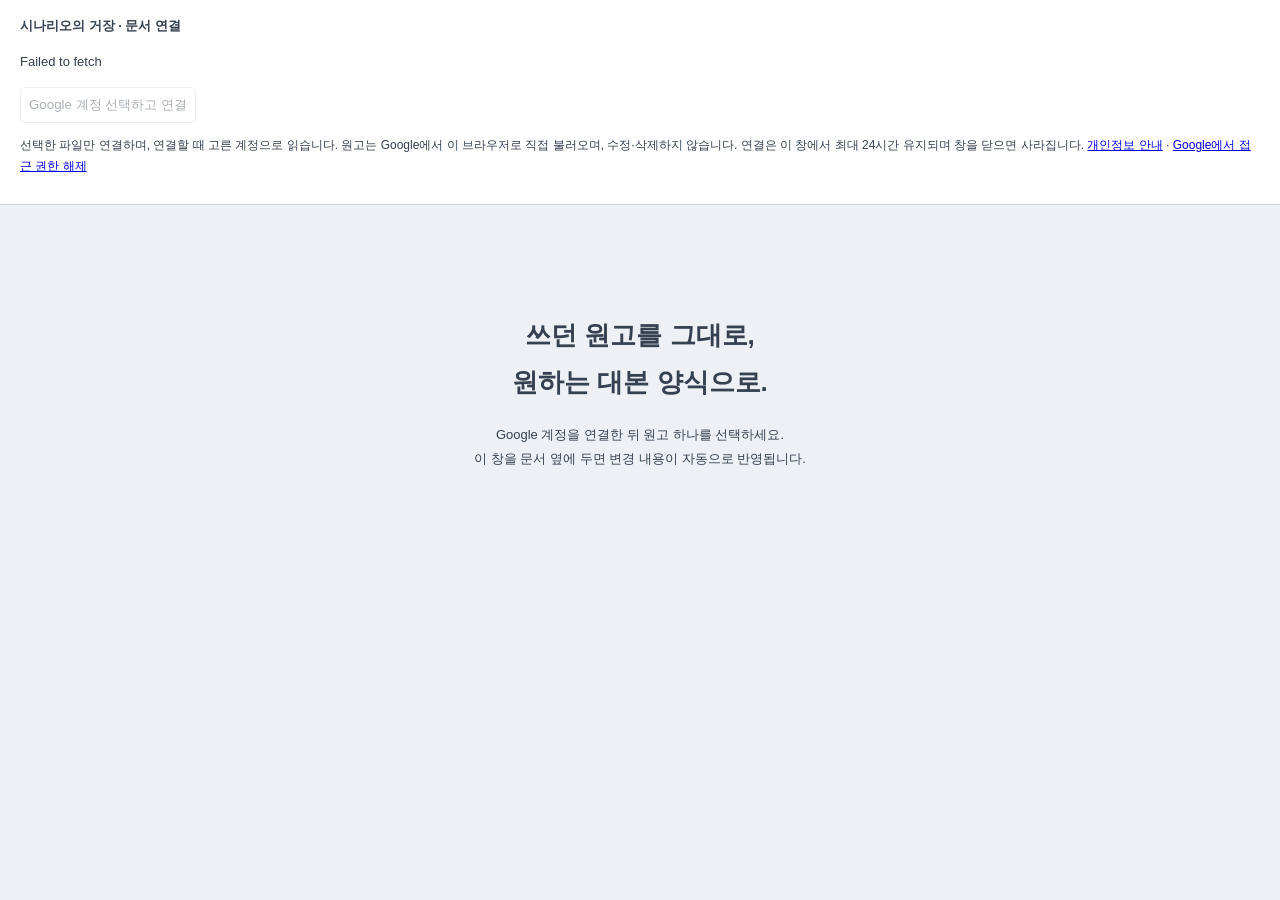
<file: scenariomaster/connect.html>
<!DOCTYPE html><html lang="ko"><head><meta name="referrer" content="strict-origin"><meta name="robots" content="noindex"><title>원고 연결 — 시나리오의 거장</title><meta charset="UTF-8"><base target="_top"><style>*{box-sizing:border-box}body{margin:0;background:#edf0f4;color:#354050;font:13px/1.8 sans-serif}header{display:flex;flex-wrap:wrap;gap:8px;padding:18px;background:white;position:sticky;top:0;z-index:10}button,select{border:1px solid #dce0e6;border-radius:5px;padding:8px;background:white;color:#5c6572;cursor:pointer}button:disabled{opacity:.5}header b{margin-right:15px;color:#b96e47}header label{font-size:11px}header input{max-width:140px}.message,details{margin:12px 24px}.empty{padding:90px;text-align:center}.pages{padding:20px 0}.page-holder{margin-bottom:20px}.template-settings{background:white;padding:18px;border:1px solid #dce0e6;border-radius:8px}.template-settings summary{cursor:pointer;font-weight:700}.template-settings fieldset{border:1px solid #dce0e6;border-radius:6px;margin:18px 0;padding:16px}.template-settings label{display:inline-flex;flex-direction:column;gap:5px;margin:6px 14px 6px 0;min-width:140px}.template-settings input{padding:7px;border:1px solid #cbd3dd;border-radius:4px;max-width:240px}.template-settings .setting-check{flex-direction:row;align-items:center}.settings-grid{display:grid;grid-template-columns:repeat(auto-fit,minmax(175px,1fr))}.settings-actions{display:flex;gap:10px;flex-wrap:wrap}.template-settings [role=alert]{color:#a22}.template-settings p{color:#576579}.scene-navigation{position:sticky;top:90px;z-index:9;background:#fff;padding:12px 24px;border-bottom:1px solid #dce0e6;display:flex;align-items:center;gap:10px;flex-wrap:wrap}.scene-navigation select{max-width:50vw}.scene-navigation small{width:100%;color:#607087}[data-scene-id]{scroll-margin-top:190px}.output-versions,.version-banner{margin:14px 24px;padding:18px;background:white;border:1px solid #dce0e6;border-radius:8px}.output-versions summary{cursor:pointer;font-weight:700}.output-versions label{display:inline-block;margin:8px 12px 8px 0}.output-versions input{max-width:280px;padding:7px}.output-versions li{margin:12px 0}.output-versions pre{white-space:pre-wrap;overflow-wrap:anywhere;max-height:360px;overflow:auto;font:13px/1.8 monospace}.output-versions pre span{display:block}.diff-add{background:#e0f2e6}.diff-delete{background:#fce5e4}.version-banner{border:2px solid #b96e47}.format-choice{display:flex;flex-direction:column;gap:4px}.quick-settings{margin:14px 24px;padding:18px;background:white;border:1px solid #dce0e6;border-radius:8px}.quick-settings h2{font-size:17px;margin:0 0 6px}.quick-settings label{display:inline-flex;flex-direction:column;gap:6px;margin:8px 16px 8px 0}.quick-settings select{min-width:170px}.settings-status,.sync-help{margin:10px 24px;color:#526579;font-size:12px}.settings-status{font-weight:700}.current-format{font-size:12px;color:#526579}header .auto-refresh{display:flex;align-items:center;gap:5px}.auto-refresh input{accent-color:#b96e47}@media(max-width:500px){header{position:static;padding:12px;gap:8px}header b{width:100%;font-size:14px}header select,header .format-choice{width:100%}header button{flex:1}header .auto-refresh{font-size:12px}.quick-settings,.template-settings,.output-versions,.version-banner,details{margin:10px 8px;padding:12px}.settings-status,.sync-help{margin:8px 12px}.quick-settings label,.template-settings label{width:100%;min-width:0;margin:7px 0}.quick-settings select,.template-settings select,.template-settings input{max-width:100%;width:100%}.template-settings .setting-check{width:auto}.template-settings .setting-check input{width:auto}.scene-navigation{position:static;padding:10px 8px;gap:6px}.scene-navigation select{max-width:100%;width:100%}.empty{padding:30px 16px}.pages{padding:10px 0}.output-versions input,.output-versions select{max-width:100%}.output-versions label{max-width:100%;margin:7px 0}button{white-space:normal}.settings-grid{display:block}}.header-left,
.format-toolbar > button,
.help-link {
  display: flex;
  align-items: center;
  gap: 8px;
}
.top-actions {
  gap: 9px;
}
.topbar {
  padding: 0 22px;
}
.local-badge {
  font-size: 9px;
  border: 1px solid #535c68;
  border-radius: 3px;
  padding: 2px 5px;
  margin-left: 8px;
  letter-spacing: 1px;
}
.scene-label {
  margin-top: 17px;
  padding-top: 18px;
}
.scene-label button,
.panel-heading button {
  background: none;
  border: 0;
  color: inherit;
}
.tab-tree button {
  display: flex;
  width: 100%;
  gap: 9px;
  align-items: center;
  text-align: left;
  padding: 11px 15px;
  color: #aab4c3;
  font-size: 12px;
  border: 0;
  background: none;
}
.tab-tree button.selected {
  background: #363b42;
  color: #ffb48c;
  border-left: 2px solid #e58b60;
}
.tab-tree span {
  overflow: hidden;
  text-overflow: ellipsis;
  white-space: nowrap;
}
.scene-link {
  display: flex;
  gap: 10px;
  align-items: baseline;
  text-align: left;
  background: none;
  border: 0;
  color: #aeb8c6;
  font-size: 12px;
  line-height: 1.7;
  padding: 9px 22px;
}
.scene-link:hover {
  color: white;
  background: #2e3541;
}
.scene-link span {
  font-size: 10px;
  color: #7a8a9e;
}
.help-link {
  padding: 10px 16px;
  color: #aeb8c6;
  border: 0;
  background: none;
  font-size: 12px;
}
.account small {
  font-size: 10px;
}
.title-area {
  min-width: 0;
  flex: 1;
}
.title-input {
  display: block;
  font-weight: 650;
  font-size: 25px;
  letter-spacing: -0.9px;
  margin: 7px 0;
  background: transparent;
  border: 0;
  width: 100%;
  min-width: 100px;
  color: #242b36;
}
.document-subtitle {
  display: flex;
  gap: 12px;
  align-items: center;
  font-size: 12px;
  color: #8c929b;
}
.document-subtitle input {
  width: 100px;
  background: none;
  border: 0;
  font-size: 12px;
}
.title-actions {
  display: flex;
  gap: 6px;
}
.format-toolbar {
  gap: 12px;
  padding: 0 24px;
  height: 51px;
  min-height: 51px;
}
.format-toolbar > button {
  background: none;
  border: 0;
  font-size: 12px;
  white-space: nowrap;
}
.toolbar-spacer {
  flex: 1;
}
.source-panel {
  display: flex;
  flex-direction: column;
  min-width: 290px;
  width: 38%;
  max-width: 650px;
  background: #fcfcfd;
  border-right: 1px solid var(--border);
}
.mode-source .source-panel {
  width: 100%;
  max-width: none;
}
.source-heading {
  height: 47px;
  display: flex;
  align-items: center;
  gap: 8px;
  padding: 0 19px;
  border-bottom: 1px solid #e8ebef;
  font-size: 12px;
}
.source-heading input {
  background: none;
  border: 0;
  width: 100%;
  min-width: 0;
  font-weight: 600;
}
.source-heading span {
  color: #a2a9b4;
  font-size: 10px;
}
.insert-bar {
  display: flex;
  gap: 4px;
  padding: 9px 14px;
  flex-wrap: wrap;
}
.insert-bar button {
  font-size: 11px;
  color: #858c98;
  padding: 4px 7px;
  border: 1px solid #e5e8ec;
  border-radius: 4px;
  background: white;
}
.insert-bar button:hover {
  color: #b96944;
  border-color: #d8aa91;
}
.source-editor {
  flex: 1;
  resize: none;
  min-height: 150px;
  border: 0;
  background: transparent;
  padding: 14px 24px 30px;
  font-family: 'Cascadia Code', Consolas, 'Malgun Gothic', monospace;
  font-size: 13px;
  line-height: 25px;
  color: #515966;
  tab-size: 4;
  outline-offset: -3px;
}
.source-footer {
  padding: 11px 18px;
  display: flex;
  justify-content: space-between;
  border-top: 1px solid var(--border);
  color: #939ba7;
  font-size: 10px;
}
.source-footer button {
  border: 0;
  background: none;
  color: #b67755;
}
.paper-scroll {
  padding: 0 25px 35px;
  background: #e9edf1;
}
.preview-label {
  height: 47px;
  display: flex;
  justify-content: space-between;
  align-items: center;
  gap: 20px;
  font-size: 10px;
  color: #8e98a6;
  letter-spacing: 0.5px;
}
.pages {
  width: max-content;
  min-width: 100%;
  display: flex;
  align-items: center;
  flex-direction: column;
  gap: 22px;
}
.page-holder {
  flex-shrink: 0;
  position: relative;
}
.rendered-page {
  position: relative;
  background: white;
  transform-origin: top left;
  box-shadow: 0 3px 14px #34445910;
  color: #222b32;
  overflow: hidden;
}
.laid-block {
  position: relative;
}
.laid-line {
  position: relative;
  white-space: pre;
}
.laid-line span {
  position: absolute;
  white-space: pre;
}
.scene-rule:before {
  content: '';
  position: absolute;
  top: 3px;
  left: 0;
  right: 0;
  border-top: 1px solid #e2e4e8;
}
.page-caption {
  display: flex;
  justify-content: space-between;
  position: absolute;
  top: 10mm;
  font-family: inherit;
  color: #000;
  font-size: 8pt;
}
.page-number {
  position: absolute;
  bottom: 10mm;
  left: 0;
  right: 0;
  text-align: center;
  color: #000;
  font-size: 8pt;
}
.script-table {
  border-collapse: collapse;
  width: 100%;
  table-layout: fixed;
  font-size: inherit;
  line-height: inherit;
}
.script-table td {
  border: 1px solid #adb4bf;
  padding: 2mm;
  white-space: pre-wrap;
  overflow-wrap: anywhere;
  vertical-align: top;
}

.preview-footnote {
  font-size: 10px;
  color: #8b95a2;
  max-width: 620px;
  margin: 20px auto;
  line-height: 1.7;
}
.settings-panel {
  display: block !important;
  width: 286px;
  padding: 20px;
  overflow: auto;
  z-index: 10;
}
.settings-intro {
  color: #939aa4;
  font-size: 11px;
  margin: 9px 0 21px;
}
.settings-panel label,
.app-dialog label {
  display: flex;
  flex-direction: column;
  gap: 7px;
  font-size: 11px;
  color: #818997;
  margin: 12px 0;
}
.settings-panel input:not([type='checkbox']),
.app-dialog input {
  background: white;
  border: 1px solid #dce1e7;
  border-radius: 5px;
  padding: 7px 9px;
  width: 100%;
  font-size: 12px;
  color: #434d5b;
  min-width: 0;
}
.field-grid {
  display: grid;
  grid-template-columns: 1fr 1fr;
  gap: 0 10px;
}
.field-grid label {
  margin: 8px 0;
}
.settings-group {
  border-top: 1px solid #e4e7ec;
  padding-top: 18px;
  margin: 22px 0 12px;
  font-weight: 600;
  font-size: 12px;
}
.check-field {
  flex-direction: row !important;
  align-items: center;
  gap: 8px !important;
}
.check-field input {
  accent-color: #d56840;
  width: 14px;
  height: 14px;
}
.setting-actions {
  display: flex;
  gap: 7px;
  margin-top: 22px;
}
.notice {
  display: flex;
  justify-content: space-between;
  gap: 12px;
  padding: 10px 23px;
  font-size: 12px;
  line-height: 1.6;
  background: #fff6ec;
  border-bottom: 1px solid #ecdcc9;
  color: #95643e;
}
.notice button {
  background: none;
  border: 0;
}
.app-dialog {
  max-width: min(600px, calc(100vw - 32px)) !important;
  max-height: 85dvh;
  overflow: auto;
  padding: 28px !important;
  gap: 16px !important;
  background: white;
}
.app-dialog p,
.help-content li {
  font-size: 13px;
  color: #7d8590;
  line-height: 1.9;
  margin: 8px 0;
}
.help-content pre {
  background: #f5f6f8;
  border: 1px solid #e7e9ed;
  border-radius: 7px;
  padding: 20px;
  font:
    12px/1.9 Consolas,
    'Malgun Gothic',
    monospace;
  white-space: pre-wrap;
  color: #586273;
}
.help-content a {
  color: #bb704a;
  display: inline-flex;
  margin: 12px 8px 10px 0;
}
.help-content a.primary-button {
  color: white;
}
.help-content ol {
  padding-left: 22px;
  list-style: decimal;
}
.export-card {
  display: flex;
  gap: 13px;
  border: 1px solid #e6e9ed;
  border-radius: 8px;
  padding: 17px;
}
.export-card svg {
  color: #bd7956;
  margin-top: 2px;
}
.beta {
  font-size: 9px;
  background: #f7e6d9;
  color: #b4754e;
  padding: 3px 6px;
  border-radius: 3px;
  margin-left: 5px;
}
.export-options {
  display: flex;
  gap: 7px;
  flex-wrap: wrap;
  margin-top: 8px;
}
.import-warnings {
  border-top: 1px solid #e5e8ec;
  margin-top: 20px;
  padding-top: 15px;
}
.statusbar {
  font-size: 10px;
}
header{position:static;padding:10px 16px;gap:7px}header b{font-size:13px}.settings-status,.sync-help{display:inline-block;margin:5px 16px;font-size:11px}.message{display:block;font-size:12px;margin:6px 16px}.viewer-options{margin:10px 16px;background:white;border:1px solid #dce0e6;border-radius:7px;padding:10px 14px}.viewer-options>summary{font-weight:700;cursor:pointer}.scene-navigation{position:static;padding:8px 16px;gap:7px}.scene-navigation small{display:none}.reader-toolbar{position:sticky;top:0;z-index:12;background:#f8fafc;border-bottom:1px solid #cbd3dd;display:flex;align-items:center;gap:10px;flex-wrap:wrap;padding:9px 16px}.reader-toolbar label{font-weight:700;font-size:12px}.reader-toolbar small{font-size:11px;color:#607087}.paper-viewport{overflow-x:auto;min-width:0}.paper-viewport .pages{width:max-content;min-width:100%;align-items:center;padding:16px}.paper-viewport .page-holder{flex-shrink:0}.reading-mode>header,.reading-mode>.settings-status,.reading-mode>.sync-help,.reading-mode>.message,.reading-mode .viewer-options,.reading-mode .scene-navigation{display:none}@media(max-width:500px){.reader-toolbar{padding:8px}.reader-toolbar small{display:none}.reader-toolbar select{max-width:170px}.reader-toolbar button{font-size:12px}.viewer-options{margin:8px}.paper-viewport .pages{padding:12px}}</style></head><body><div id="root"></div><script>(async()=>{try{const response=await fetch('./viewer-release.json?t='+Date.now(),{cache:'no-store'});if(!response.ok)throw Error('release');const release=await response.json();if(!/^connect-viewer\.[a-f0-9]{12}\.js$/.test(release.file))throw Error('release');const script=document.createElement('script');script.src=new URL(release.file,location.href).href;script.onerror=()=>{document.getElementById('root').textContent='뷰어를 불러오지 못했습니다. 창을 닫고 다시 열어 주세요.'};document.body.appendChild(script)}catch(error){document.getElementById('root').textContent='최신 뷰어를 확인하지 못했습니다. 인터넷 연결을 확인하고 창을 다시 열어 주세요.'}})();</script></body></html>
</file>
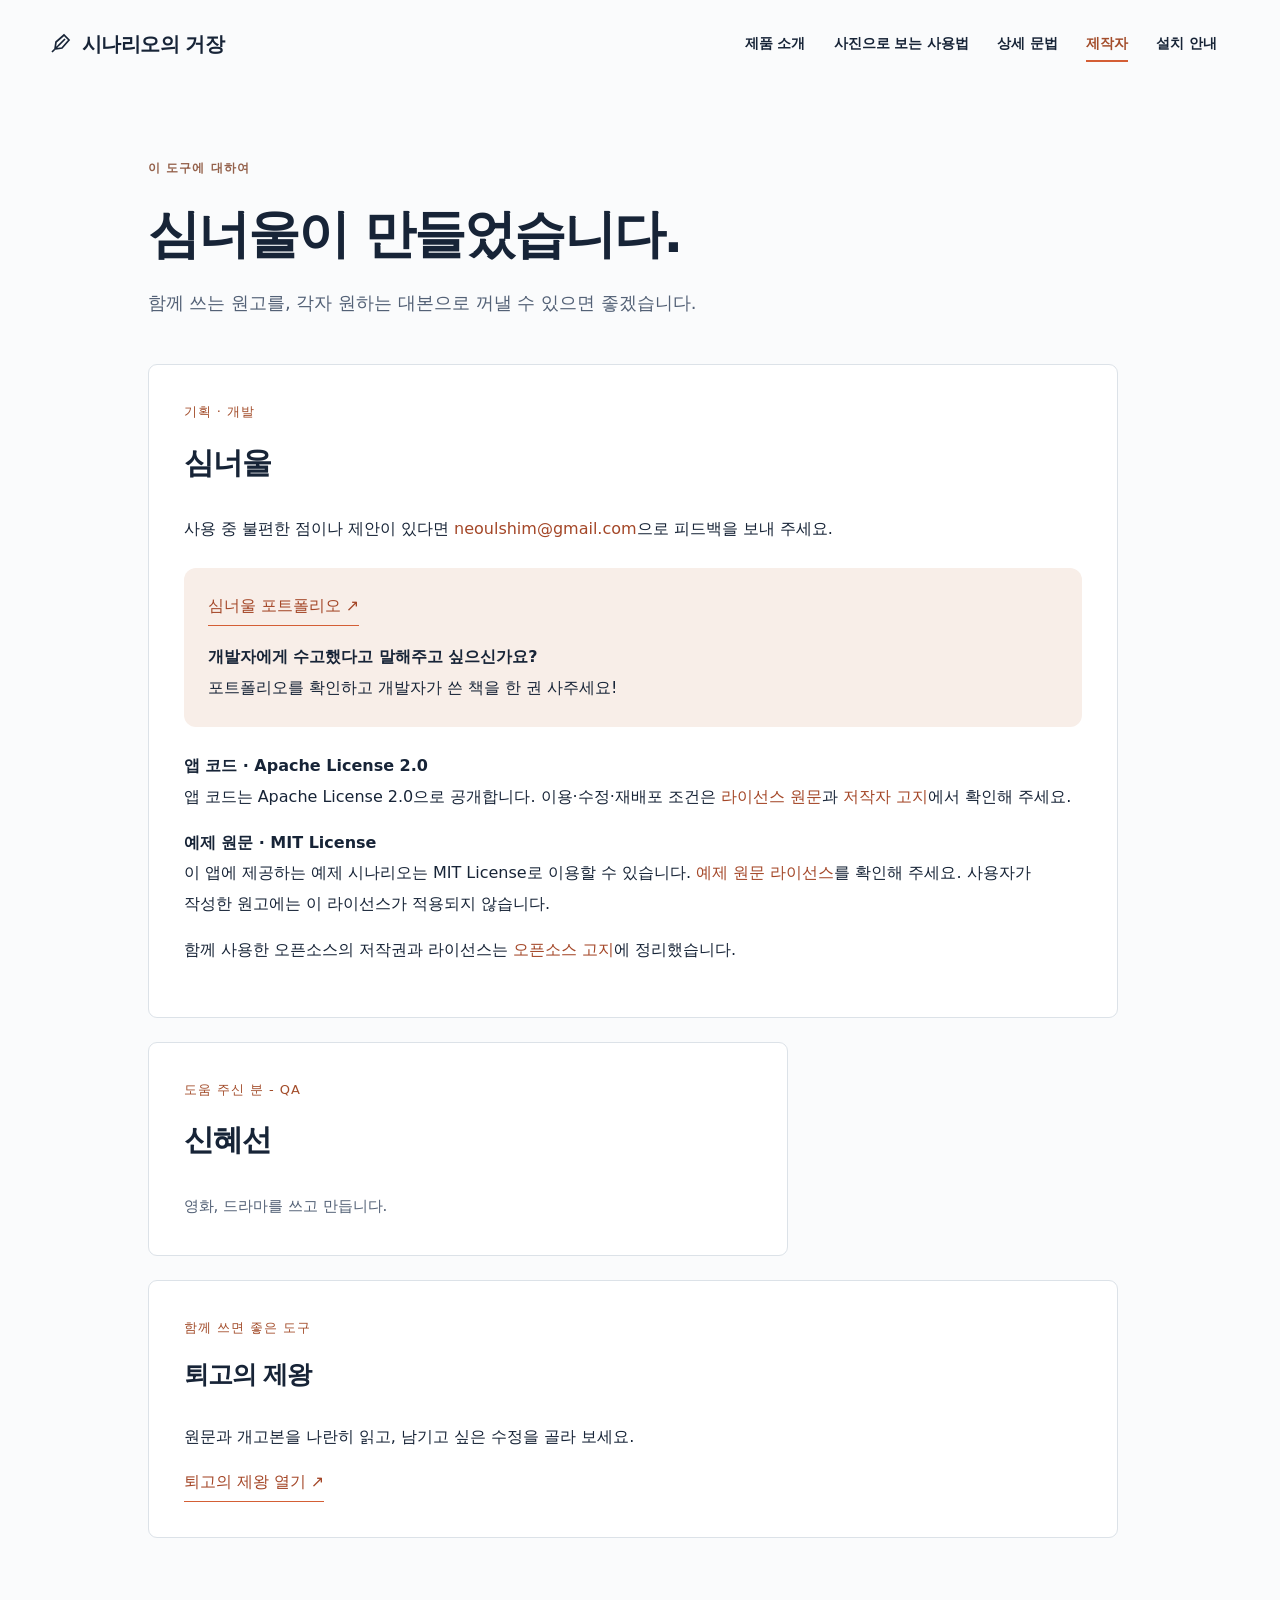
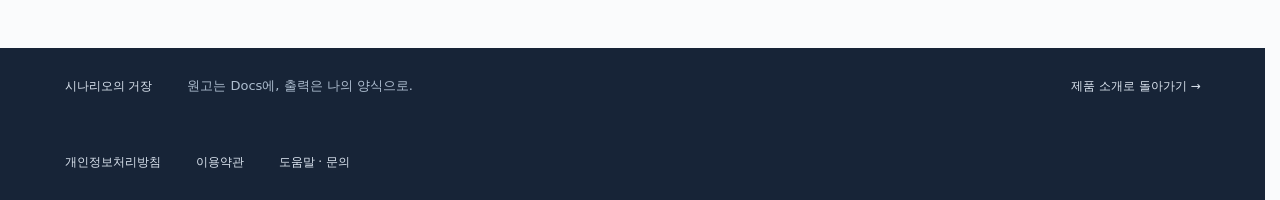
<file: scenariomaster/creators.html>
<!doctype html>
<html lang="ko">
<head>
  <meta charset="utf-8">
  <meta name="viewport" content="width=device-width, initial-scale=1">
  <meta name="theme-color" content="#172437">
  <meta name="description" content="시나리오의 거장을 만드는 사람들. 기획 개발 심너울, QA 신혜선.">
  <title>제작자 — 시나리오의 거장</title>
  <link rel="icon" href="data:image/svg+xml,%3Csvg xmlns='http://www.w3.org/2000/svg' viewBox='0 0 40 40'%3E%3Crect width='40' height='40' rx='10' fill='%23172437'/%3E%3Cpath d='M12 28L27 13M15 24l-3 4 5-1 12-13-3-3z' fill='none' stroke='%23fafbfc' stroke-width='2'/%3E%3C/svg%3E">
  <style>
    *{box-sizing:border-box}html{scroll-behavior:smooth}body{margin:0;background:#fafbfc;color:#172437;font-family:system-ui,-apple-system,"Segoe UI","Malgun Gothic",sans-serif;line-height:1.75;word-break:keep-all}a{color:inherit;text-decoration:none}a:focus-visible,summary:focus-visible{outline:3px solid #d45e35;outline-offset:5px}svg{flex-shrink:0}header{max-width:1280px;margin:auto;padding:28px 48px;display:flex;align-items:center;justify-content:space-between;gap:24px}.brand{display:flex;align-items:center;gap:10px;font-size:20px;font-weight:750;letter-spacing:-.6px}nav{display:flex;gap:30px;align-items:center;font-size:14px;font-weight:600}.status{border:1px solid #d7dfe7;padding:7px 14px;border-radius:30px;color:#657287;font-size:12px}.hero{max-width:1280px;margin:auto;padding:52px 72px 72px;display:grid;grid-template-columns:minmax(0,1fr) minmax(0,1fr);gap:72px;align-items:center}.eyebrow{font-size:12px;font-weight:700;color:#94614b;letter-spacing:1.2px;margin:0 0 24px}h1{font-size:clamp(42px,4.8vw,68px);line-height:1.2;letter-spacing:-3.5px;margin:0 0 28px}h1 em{color:#d45e35;font-style:normal}.lead{font-size:18px;line-height:1.85;color:#4b5c70;margin:0 0 30px}.cta{display:inline-flex;align-items:center;gap:24px;background:#172437;color:white;padding:14px 23px;border-radius:5px;font-weight:600}.cta:hover{background:#2b405e}.release{color:#68768a;font-size:13px;line-height:1.7;margin:15px 0 0}.preview{min-width:0;background:#e9edf2;border:1px solid #dbe1e8;border-radius:9px;padding:18px 20px 12px}.preview-bar{display:flex;align-items:center;justify-content:space-between;gap:12px;font-size:12px;margin-bottom:15px;color:#526174}.paper{position:relative;aspect-ratio:210/297;background:#fff;padding:10% 12%;font-family:"Batang","Noto Serif KR",serif;font-size:clamp(10px,1vw,13px);line-height:1.9;box-shadow:0 2px 8px #17243708}.paper-header{font-size:.7em;color:#737a83;border-bottom:1px solid #edf0f3;padding-bottom:14px;margin-bottom:24px}.scene{font-weight:bold;margin:0 0 20px}.action{margin:0 0 18px}.speech{width:65%;margin:0 auto 18px}.character{text-align:center;margin:0 0 4px;font-weight:bold}.dialogue{margin:0}.parenthetical{font-size:.9em;margin:0 0 3px}.transition{text-align:right;font-weight:bold;margin-top:22px}.page-number{position:absolute;bottom:5%;left:0;right:0;text-align:center;font-size:.7em}.preview-note{font-size:11px;color:#617186;text-align:center;margin:10px 0 0}.flow{max-width:1136px;margin:0 auto 65px;padding:36px 40px;display:grid;grid-template-columns:repeat(3,minmax(0,1fr));gap:48px;border-top:1px solid #dce2e8;border-bottom:1px solid #dce2e8}.step{color:#b35b36;font-size:12px;letter-spacing:2px}.flow h2{font-size:20px;letter-spacing:-.5px;margin:8px 0}.flow p{font-size:15px;color:#536176;margin:0}.about{max-width:1136px;margin:0 auto 70px;display:grid;grid-template-columns:1fr 1.2fr;gap:96px;padding:24px 0}.about h2{font-size:34px;line-height:1.4;letter-spacing:-1.2px;margin:0 0 20px}.about p{color:#536176;font-size:16px}.about .eyebrow{font-size:12px;color:#94614b}details{border-bottom:1px solid #dce2e8;padding:20px 0}details:first-child{border-top:1px solid #dce2e8}summary{font-size:17px;font-weight:650;cursor:pointer}details p{margin:14px 0 0}.closing{max-width:1136px;margin:0 auto 65px;padding:35px 40px;background:#edf1f5;border-radius:8px;display:flex;align-items:center;justify-content:space-between;gap:24px}.closing h2{font-size:23px;margin:0 0 5px;letter-spacing:-.5px}.closing p{margin:0;font-size:14px;color:#607087}.closing .status{white-space:nowrap;background:#fafbfc}footer{background:#172437;color:#dce5f0;padding:27px max(32px,calc((100% - 1136px)/2));display:flex;gap:35px;font-size:13px;align-items:center}footer p{margin:0;flex:1;color:#aebed0}footer a{font-size:12px}
    @media(max-width:1100px){header{padding:24px 32px}.hero{padding:36px 32px 55px;gap:32px}.flow,.about,.closing{margin-left:32px;margin-right:32px}.about{gap:40px}.paper{font-size:11px}}
    @media(max-width:760px){header{padding:20px 22px;align-items:flex-start;flex-direction:column;gap:15px}nav{font-size:13px;gap:22px}.brand{font-size:19px}.hero{grid-template-columns:1fr;padding:30px 22px 35px;gap:35px}h1{font-size:clamp(38px,11.5vw,54px);letter-spacing:-2px}.lead{font-size:16px}.preview{max-width:490px;width:100%;margin:auto;padding:14px}.paper{font-size:clamp(9px,2.6vw,13px)}.paper-header{margin-bottom:18px}.scene,.action,.speech{margin-bottom:14px}.flow{grid-template-columns:1fr;gap:24px;margin:0 22px 35px;padding:28px 0}.about{grid-template-columns:1fr;margin:0 22px 35px;gap:15px}.about h2{font-size:30px}.closing{margin:0 22px 35px;padding:26px;flex-direction:column;align-items:flex-start}.closing h2{font-size:22px}footer{padding:26px 22px;flex-direction:column;align-items:flex-start;gap:12px}}
    @media(prefers-reduced-motion:reduce){html{scroll-behavior:auto}}
    .paper{aspect-ratio:auto;min-height:640px;padding-bottom:65px;font-size:12px;line-height:1.85}.examples,.drive-section{max-width:1136px;margin:0 auto 80px;scroll-margin-top:30px}.examples h2,.drive-section h2{font-size:40px;line-height:1.3;letter-spacing:-1.5px;margin:0 0 22px}.section-lead{font-size:17px;color:#4b5c70;line-height:1.9}.example-disclaimer{font-size:12px;color:#6b7788;max-width:850px}.example-pair{margin-top:36px;border:1px solid #dce2e8;border-radius:9px;overflow:hidden;background:#fff}.pair-heading{padding:24px 28px;background:#edf1f5}.pair-heading h3{font-size:22px;margin:5px 0}.pair-heading p{font-size:14px;color:#536176;margin:0}.pair-grid{display:grid;grid-template-columns:minmax(0,1fr) minmax(0,1fr)}.source-example{background:#f2f4f7;border-right:1px solid #dce2e8}.example-label{padding:18px 26px;border-bottom:1px solid #dce2e8;display:flex;flex-wrap:wrap;justify-content:space-between;gap:5px;font-size:13px}.example-label span{font-size:11px;color:#68768a}.source-example pre{white-space:pre-wrap;overflow-wrap:anywhere;word-break:normal;font:14px/1.95 ui-monospace,"Consolas","Malgun Gothic",monospace;padding:28px;margin:0;color:#34485e}.sample-script{padding:32px;font:15px/1.95 "Batang","Noto Serif KR",serif;overflow-wrap:anywhere;word-break:normal}.sample-script .speech{width:74%;margin-bottom:24px}.sample-script .parenthetical{margin-top:8px}.drama-script .speech{width:100%;display:grid;grid-template-columns:48px minmax(0,1fr);gap:16px}.drama-script .character{text-align:left}.drama-script .parenthetical{margin-top:0}.pair-caption{border-top:1px solid #dce2e8;padding:18px 28px;margin:0;font-size:13px;color:#536176}.syntax-note{margin-top:26px;padding:22px 28px;border-left:3px solid #d45e35;background:#f1f3f6;font-size:14px}.syntax-note p{margin:7px 0 0;color:#4b5c70}code{font-family:ui-monospace,monospace;color:#9a4528;background:#f4eae4;padding:1px 4px;border-radius:3px}.drive-section{border-top:1px solid #dce2e8;padding-top:60px;display:grid;grid-template-columns:minmax(0,1fr) minmax(0,1fr);gap:30px 70px}.drive-section>div>p:not(.eyebrow){color:#536176}.drive-flow{list-style:none;padding:0;margin:0}.drive-flow li{display:flex;gap:20px;padding:22px 0;border-bottom:1px solid #dce2e8}.drive-icon{display:flex;align-items:center;justify-content:center;flex-shrink:0;width:43px;height:43px;border-radius:10px;background:#e4ebf3;color:#365979;font-size:13px;font-weight:700}.drive-flow h3{font-size:19px;margin:0 0 6px}.drive-flow p{font-size:14px;color:#536176;margin:0}.drive-file{display:inline-block;margin-top:12px;padding:6px 12px;background:#eef1f5;font-size:12px;color:#566478;border-radius:4px}.drive-footnote{grid-column:1/-1;font-size:12px;color:#6b7788;margin:0}
    @media(max-width:1100px){.examples,.drive-section{margin-left:32px;margin-right:32px}.paper{font-size:11px;min-height:590px}.drive-section{gap:30px}}
    @media(max-width:760px){nav{flex-wrap:wrap;gap:12px 18px}.paper{font-size:12px;min-height:0;padding:26px 25px 55px}.examples,.drive-section{margin:0 22px 50px}.examples h2,.drive-section h2{font-size:32px}.pair-grid,.drive-section{grid-template-columns:1fr}.source-example{border-right:0;border-bottom:1px solid #dce2e8}.pair-heading{padding:20px}.pair-heading h3{font-size:20px}.source-example pre,.sample-script{padding:22px;font-size:14px}.example-label{padding:16px 22px}.sample-script .speech{width:84%}.drama-script .speech{width:100%;gap:10px;grid-template-columns:40px minmax(0,1fr)}.pair-caption{padding:18px 22px}.syntax-note{padding:20px}.drive-section{padding-top:35px}.section-lead{font-size:16px}}
    .comparison-section{max-width:1280px;padding:0 32px}.comparison-legend{display:flex;flex-wrap:wrap;gap:12px 28px;margin:28px 0 22px;font-size:13px;color:#536176}.comparison-legend b{color:#b35b36;margin-right:8px}.three-views{display:grid;grid-template-columns:repeat(3,minmax(0,1fr));gap:18px}.view-card{min-width:0;border:1px solid #d8e0e9;border-radius:9px;overflow:hidden;background:white}.view-heading{padding:20px 22px;background:#edf1f5;border-bottom:1px solid #dce2e8}.view-heading h3{font-size:24px;margin:3px 0}.view-heading p{font-size:12px;color:#536176;margin:0}.view-scroll{height:520px;overflow-y:scroll;overscroll-behavior-y:contain;scrollbar-gutter:stable;scrollbar-color:#a2b0c1 #edf1f5;scrollbar-width:thin}.view-scroll:focus-visible{outline:3px solid #d45e35;outline-offset:-3px}.source-scroll{background:#f3f5f8}.source-scroll pre{padding:24px;margin:0;white-space:pre-wrap;overflow-wrap:anywhere;word-break:normal;font:13px/1.95 ui-monospace,"Consolas","Malgun Gothic",monospace;color:#34485e}.comparison-script{padding:26px 24px;font:14px/1.95 "Batang","Noto Serif KR",serif;word-break:normal;overflow-wrap:anywhere}.comparison-script .speech{width:100%;margin-bottom:22px}.comparison-script .parenthetical{margin-top:8px}.tab-format .speech{display:grid;grid-template-columns:36px minmax(0,1fr);column-gap:13px}.tab-format .speech>.character{grid-column:1;grid-row:1/span 4;text-align:left}.tab-format .speech>:not(.character){grid-column:2}.tab-format .parenthetical{margin-top:0}.center-format .speech{width:78%;margin-left:auto;margin-right:auto}.center-format .character{text-align:center}.scene-break{border:0;border-top:1px dashed #dce2e8;margin:35px 0}.view-foot{padding:15px 18px;border-top:1px solid #dce2e8;font-size:11px;color:#566478;min-height:52px}.view-foot strong{color:#172437}.output-features{max-width:1136px;margin:0 auto 80px}.export-feature,.custom-feature{display:grid;grid-template-columns:minmax(0,1fr) minmax(0,1fr);gap:70px;padding:45px 0;border-top:1px solid #dce2e8;align-items:center}.output-features h2{font-size:36px;line-height:1.35;letter-spacing:-1.3px;margin:0 0 22px}.output-features p:not(.eyebrow){color:#536176}.export-visual{border-radius:10px;background:#edf1f5;padding:30px;display:flex;flex-direction:column;align-items:center;gap:10px;font-size:14px}.export-arrow{color:#8e9cae}.format-options{display:flex;gap:10px;flex-wrap:wrap;justify-content:center}.format-options span{background:white;border:1px solid #dce2e8;border-radius:4px;padding:6px 15px}.hwpx-file{display:flex;flex-direction:column;align-items:center;background:white;border:1px solid #cbd6e4;border-radius:8px;padding:25px 35px;gap:7px;box-shadow:0 5px 14px #17243706}.hwpx-file b{color:#315879;letter-spacing:2px}.hwpx-file small{font-size:11px;color:#6b7788}.custom-options{margin:0;display:grid;grid-template-columns:1fr 1fr;gap:15px}.custom-options>div{padding:21px 18px;background:#edf1f5;border-radius:6px}.custom-options dt{font-weight:700;font-size:15px}.custom-options dd{margin:7px 0 0;font-size:12px;color:#607087}.feature-small{font-size:12px;line-height:1.8}
    @media(max-width:1100px){.comparison-section{padding:0;margin-left:24px;margin-right:24px}.three-views{gap:10px}.view-heading{padding:18px}.comparison-script{padding:22px 16px;font-size:13px}.source-scroll pre{padding:22px 16px;font-size:12px}.output-features{margin-left:32px;margin-right:32px}.export-feature,.custom-feature{gap:32px}}
    @media(max-width:760px){.three-views{grid-template-columns:1fr}.view-scroll{height:390px}.comparison-script{font-size:14px;padding:24px}.source-scroll pre{font-size:13px;padding:24px}.comparison-section{margin-left:22px;margin-right:22px}.view-heading{padding:18px 22px}.view-heading h3{font-size:23px}.output-features{margin:0 22px 50px}.export-feature,.custom-feature{grid-template-columns:1fr;gap:24px;padding:32px 0}.output-features h2{font-size:30px}.custom-options{gap:10px}.custom-options>div{padding:18px 14px}.custom-options dt{font-size:14px}}
    .creators{max-width:1050px;margin:auto;padding:70px 40px 110px;min-height:calc(100vh - 180px)}.creators h1{font-size:52px;letter-spacing:-2px;margin-bottom:22px}.creators-intro{color:#536176;font-size:18px;margin-bottom:45px}.creator-grid{display:grid;grid-template-columns:1fr 1fr;gap:28px}.creator-card{background:white;border:1px solid #dce2e8;border-radius:9px;padding:35px}.creator-role{font-size:13px;color:#a34d2b;letter-spacing:1px;margin:0 0 12px}.creator-card h2{font-size:30px;margin:0 0 25px;letter-spacing:-1px}.portfolio{display:inline-flex;gap:25px;align-items:center;border-bottom:1px solid #d45e35;padding-bottom:5px;color:#9a4528}.qa-note{font-size:15px;color:#536176;line-height:1.9;margin:0}nav [aria-current=page]{color:#a34d2b;border-bottom:2px solid #d45e35}@media(max-width:760px){.creators{padding:40px 22px 65px}.creators h1{font-size:40px}.creator-grid{grid-template-columns:1fr;gap:18px}.creator-card{padding:28px}}
  
.creators .creator-card{margin-top:24px}.creator-card p{line-height:1.9}.creator-card a{color:#a44728;text-underline-offset:4px}.author-support{background:#f8eee8;border-radius:12px;padding:24px;margin:24px 0}.author-support p{margin-bottom:0}.qa-card{max-width:640px}.related-tool h2{font-size:25px}
</style>
<link rel="stylesheet" href="./site-header.css">
</head>
<body>
  <header class="site-header"><a class="brand" href="./"><svg width="24" height="24" viewBox="0 0 24 24" fill="none" stroke="currentColor" stroke-width="1.7" aria-hidden="true"><path d="m4 20 6-6m-3 3 1-7 8-7 5 5-7 8-7 1Z"/><path d="m10 14 7-7"/></svg>시나리오의 거장</a><nav aria-label="주요 메뉴"><a href="./">제품 소개</a><a href="./guide.html">사진으로 보는 사용법</a><a href="./syntax.html">상세 문법</a><a href="./creators.html" aria-current="page">제작자</a><a href="./install.html">설치 안내</a></nav></header>
<main class="creators"><p class="eyebrow">이 도구에 대하여</p><h1>심너울이 만들었습니다.</h1><p class="creators-intro">함께 쓰는 원고를, 각자 원하는 대본으로 꺼낼 수 있으면 좋겠습니다.</p>
<section class="creator-card" aria-labelledby="creator-name"><p class="creator-role">기획 · 개발</p><h2 id="creator-name">심너울</h2>
<p>사용 중 불편한 점이나 제안이 있다면 <a href="mailto:neoulshim@gmail.com">neoulshim@gmail.com</a>으로 피드백을 보내 주세요.</p>
<div class="author-support"><a class="portfolio" href="https://thundering-pedestrian-751.notion.site/648661f180b94517ad1ee6723591d2cd" target="_blank" rel="noopener noreferrer">심너울 포트폴리오 ↗</a><p><strong>개발자에게 수고했다고 말해주고 싶으신가요?</strong><br>포트폴리오를 확인하고 개발자가 쓴 책을 한 권 사주세요!</p></div>
<p><strong>앱 코드 · Apache License 2.0</strong><br>앱 코드는 Apache License 2.0으로 공개합니다. 이용·수정·재배포 조건은 <a href="./LICENSE.txt">라이선스 원문</a>과 <a href="./NOTICE.txt">저작자 고지</a>에서 확인해 주세요.</p>
<p><strong>예제 원문 · MIT License</strong><br>이 앱에 제공하는 예제 시나리오는 MIT License로 이용할 수 있습니다. <a href="./EXAMPLE_LICENSE.txt">예제 원문 라이선스</a>를 확인해 주세요. 사용자가 작성한 원고에는 이 라이선스가 적용되지 않습니다.</p>
<p>함께 사용한 오픈소스의 저작권과 라이선스는 <a href="./THIRD_PARTY_NOTICES.txt">오픈소스 고지</a>에 정리했습니다.</p>
</section>
<section class="creator-card qa-card" aria-labelledby="qa-name"><p class="creator-role">도움 주신 분 - QA</p><h2 id="qa-name">신혜선</h2><p class="qa-note">영화, 드라마를 쓰고 만듭니다.</p></section>
<section class="creator-card related-tool"><p class="creator-role">함께 쓰면 좋은 도구</p><h2>퇴고의 제왕</h2><p>원문과 개고본을 나란히 읽고, 남기고 싶은 수정을 골라 보세요.</p><a class="portfolio" href="https://neoulshim.github.io/KingOfRevision/">퇴고의 제왕 열기 ↗</a></section></main><footer><a href="./">시나리오의 거장</a><p>원고는 Docs에, 출력은 나의 양식으로.</p><a href="./">제품 소개로 돌아가기 →</a></footer><!-- Cloudflare Web Analytics --><script defer src="./site-runtime.js"></script><!-- End Cloudflare Web Analytics --><footer><a href="./privacy.html">개인정보처리방침</a><a href="./terms.html">이용약관</a><a href="./support.html">도움말 · 문의</a></footer></body></html>
</file>
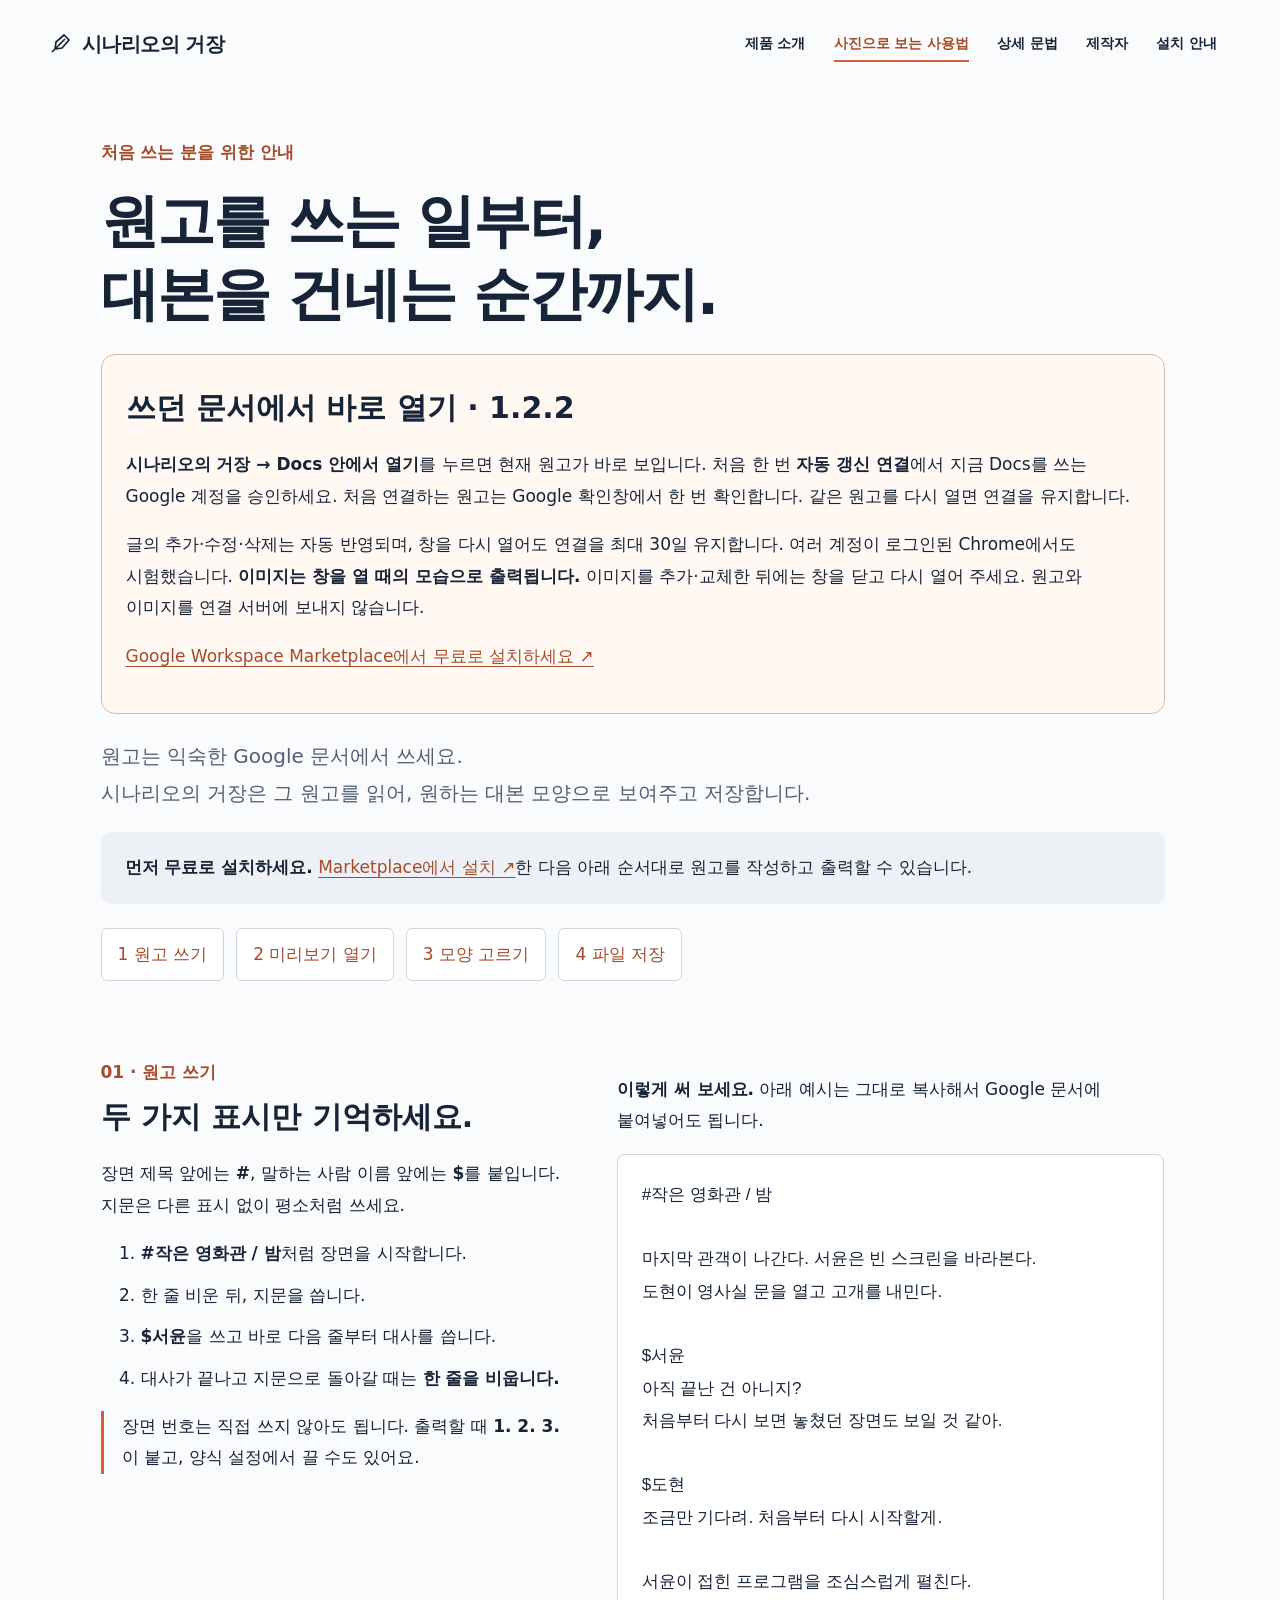
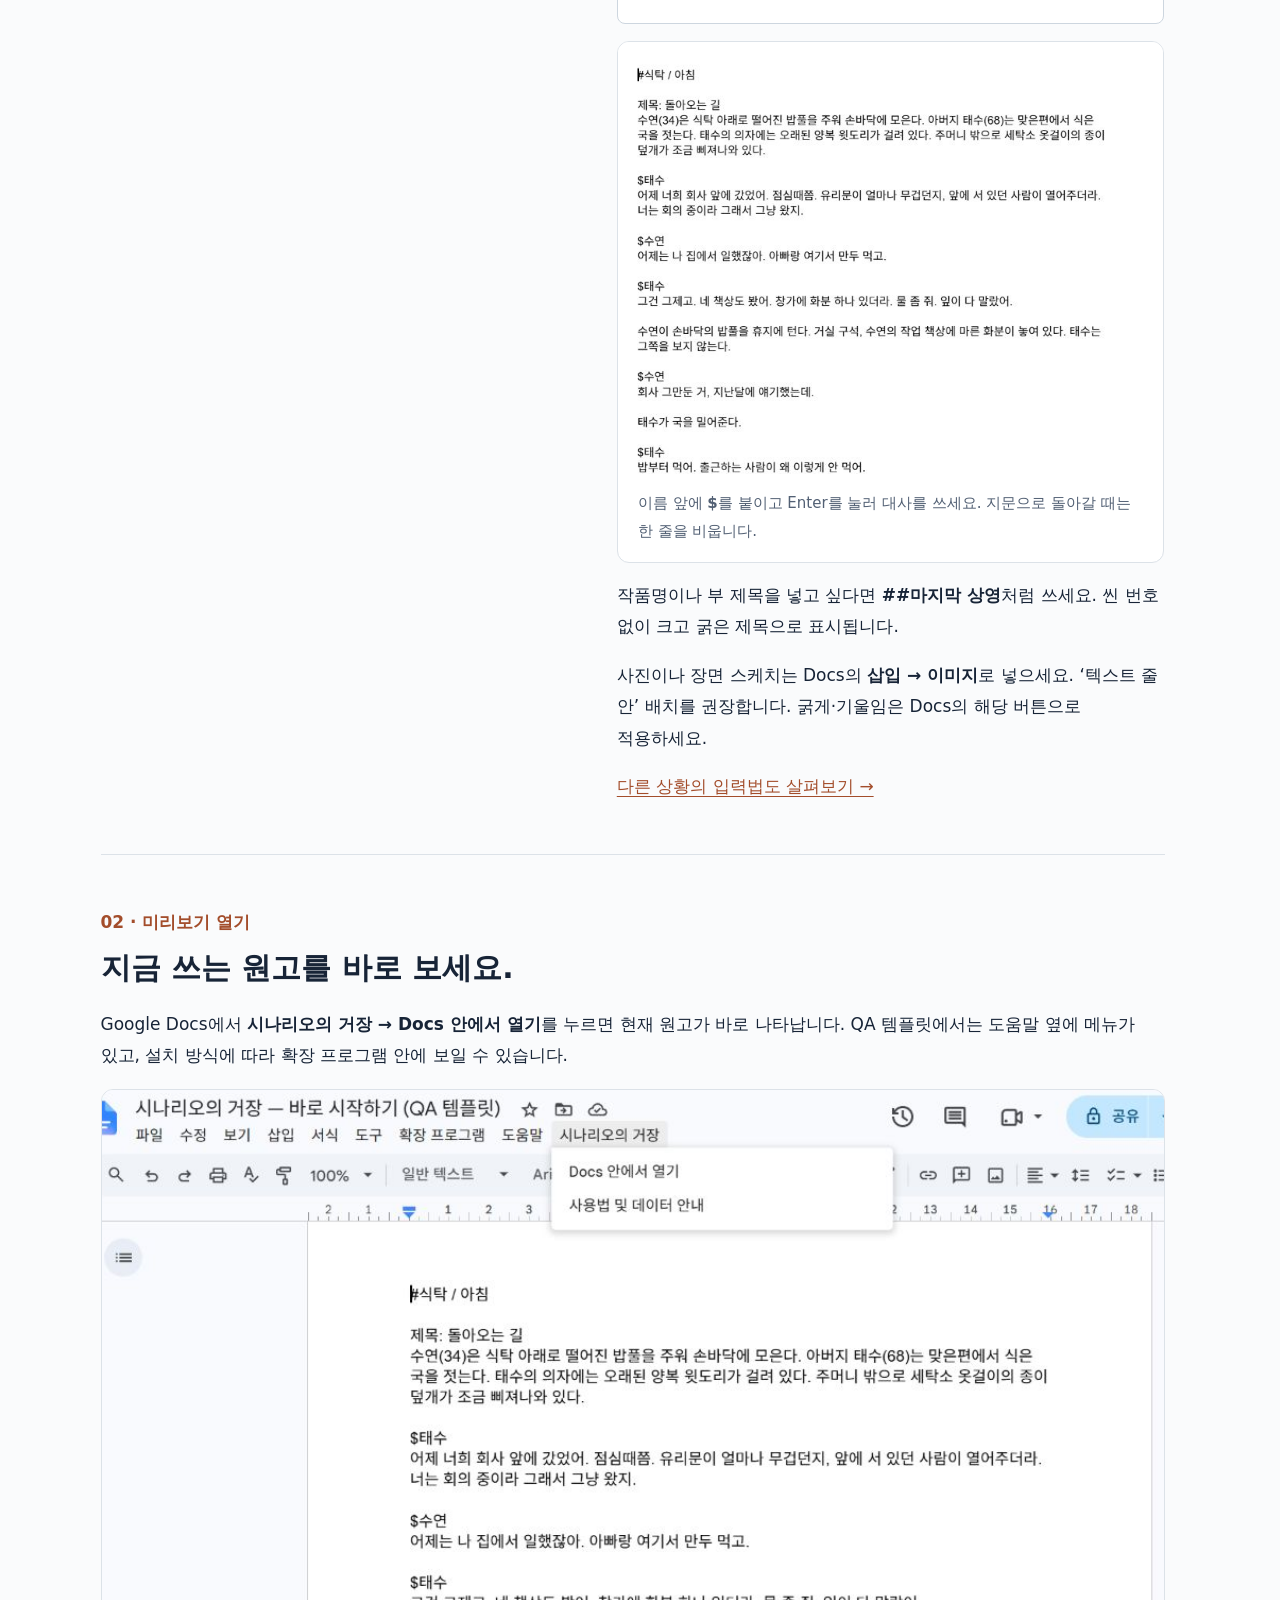
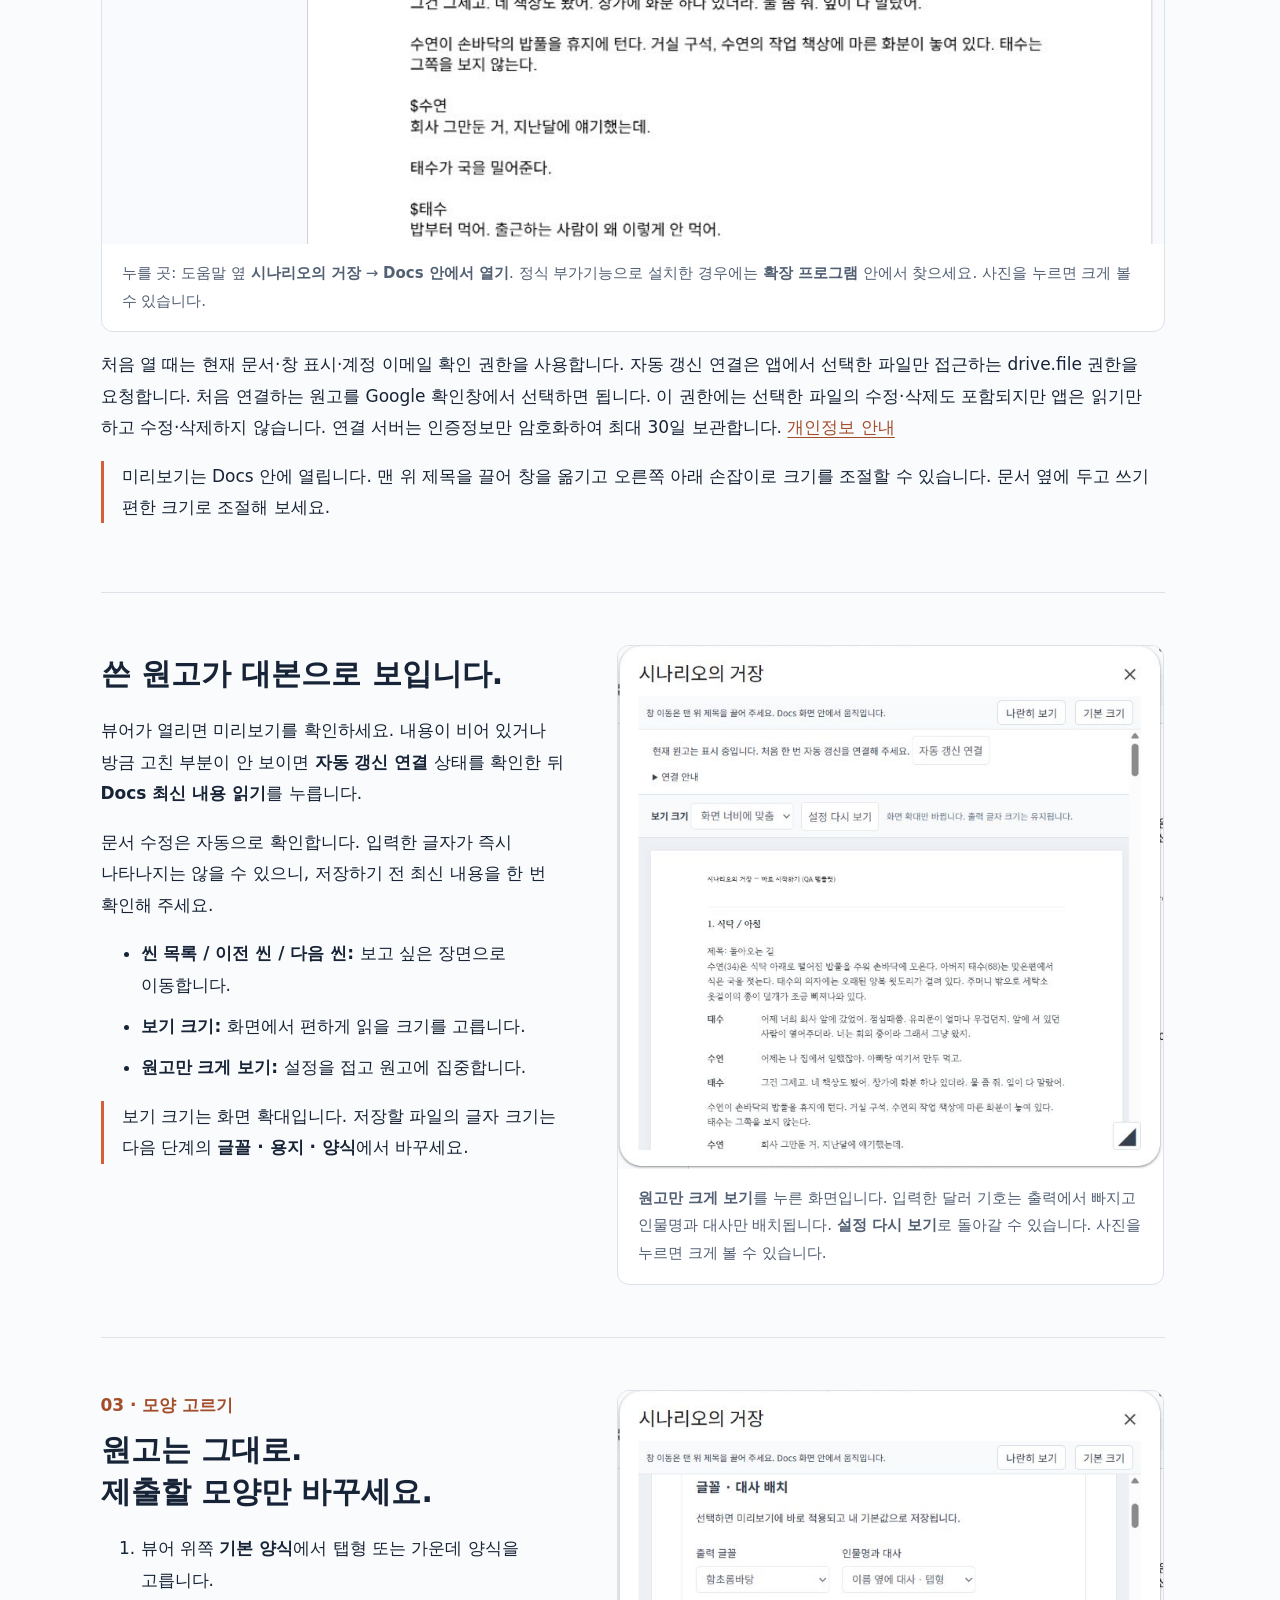
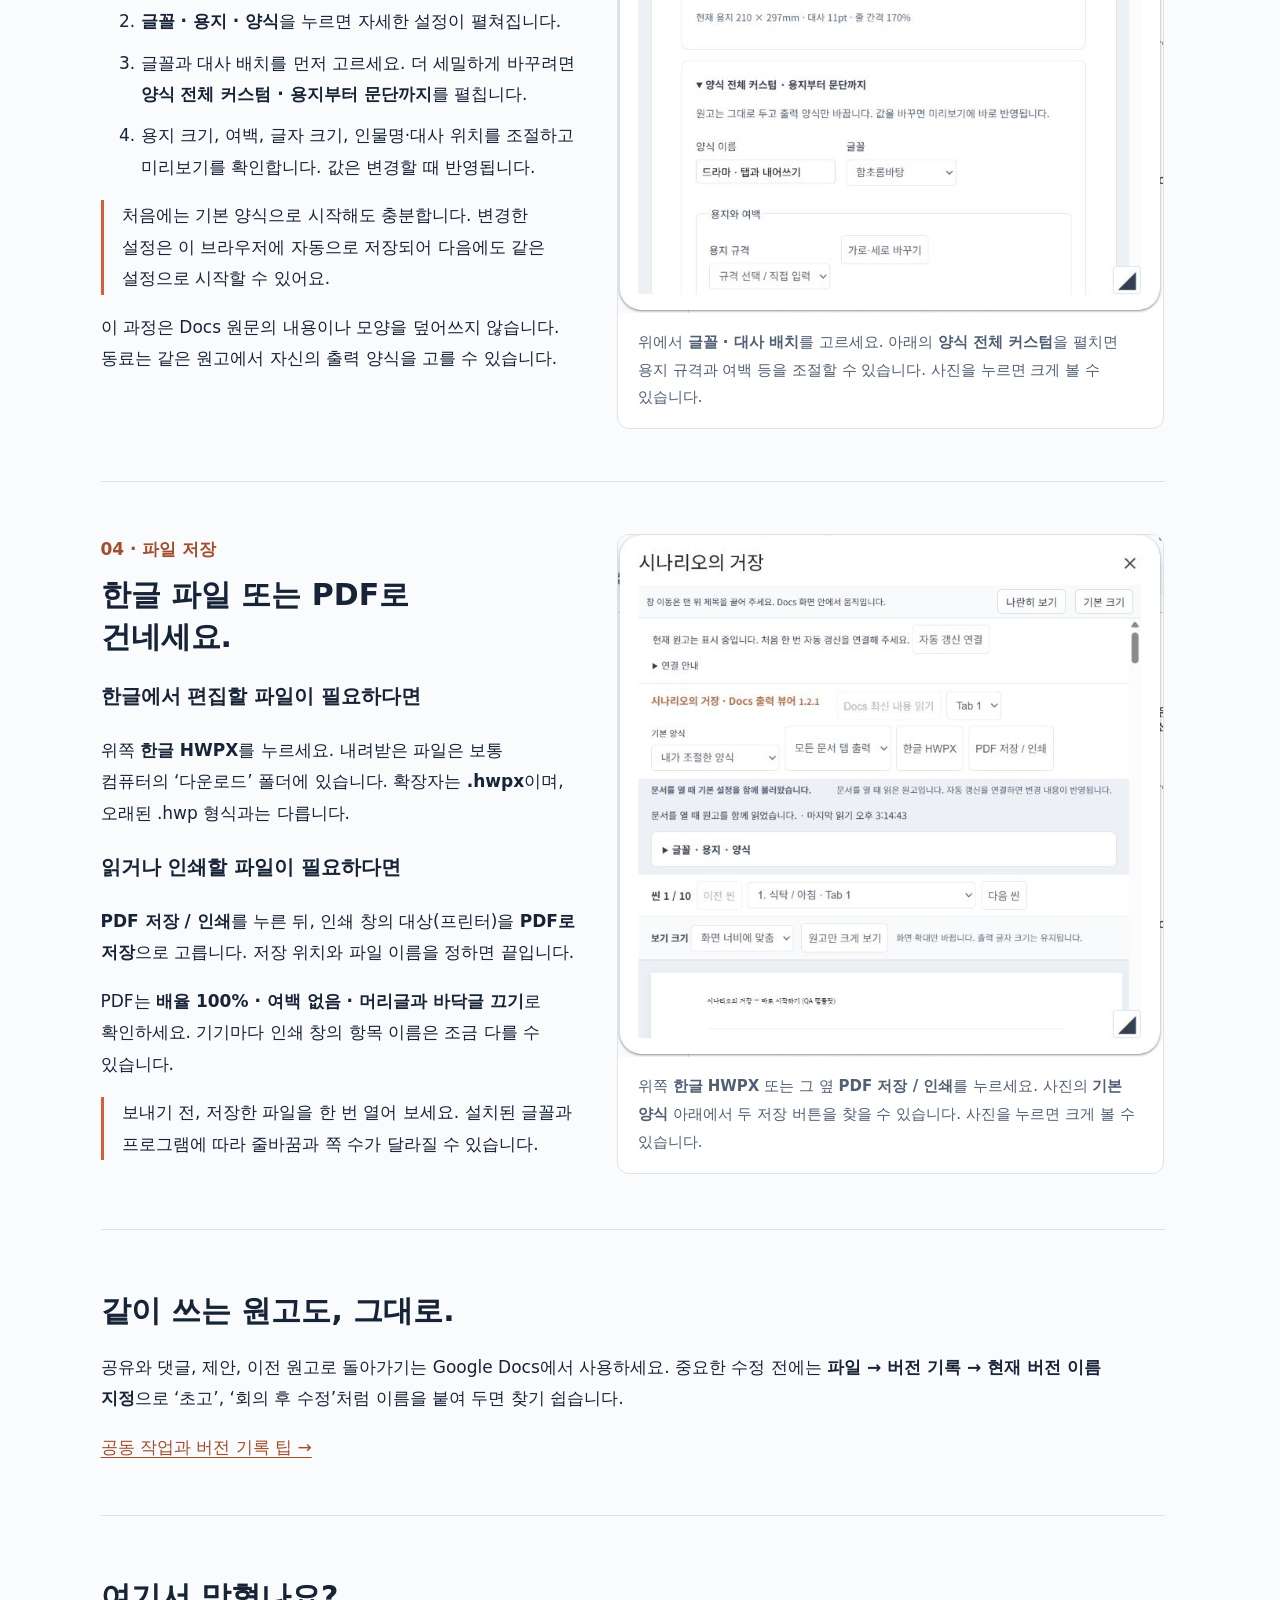
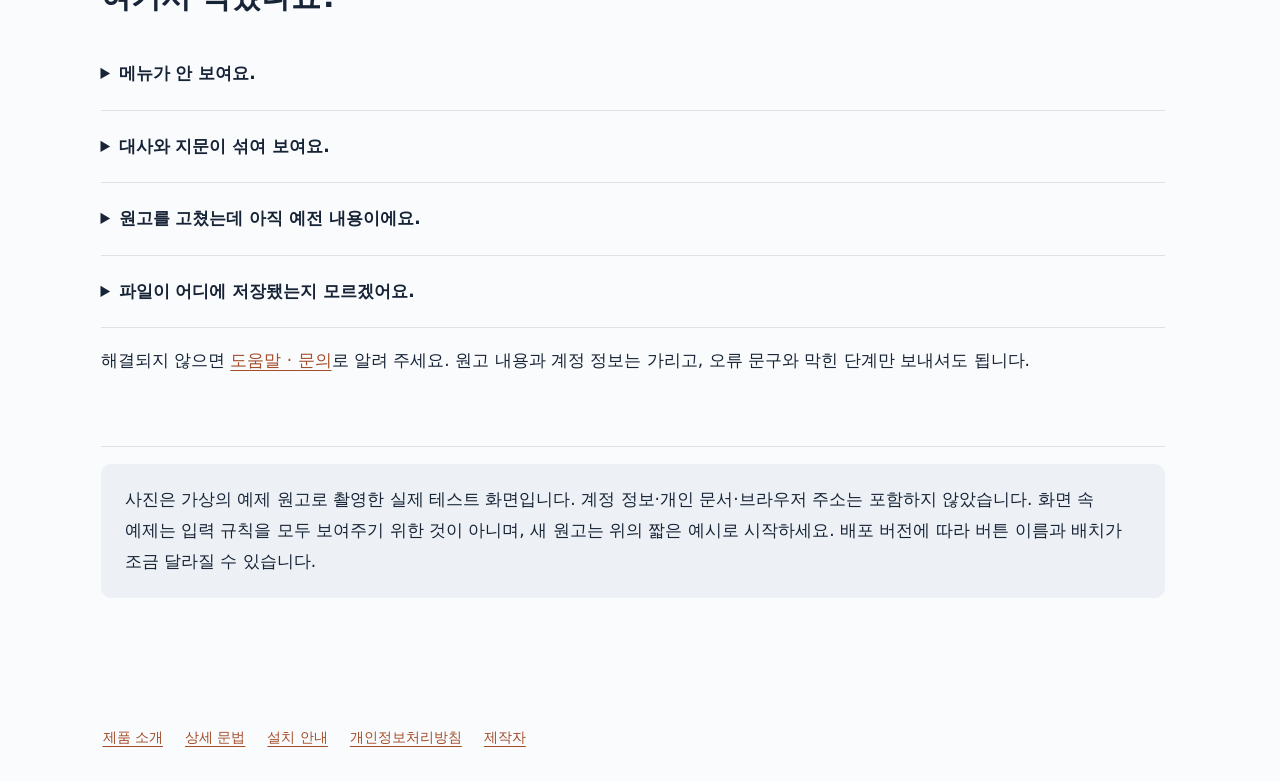
<file: scenariomaster/guide.html>
<!doctype html><html lang="ko"><head><meta charset="utf-8"><meta name="viewport" content="width=device-width,initial-scale=1"><title>사진으로 보는 사용법 — 시나리오의 거장</title><meta name="description" content="Google Docs에서 시나리오를 쓰고, 미리보기와 양식 변경을 거쳐 한글 HWPX·PDF로 저장하는 방법을 실제 화면으로 안내합니다."><link rel="stylesheet" href="./site-header.css"><link rel="stylesheet" href="./guide.css"></head><body><header class="site-header"><a class="brand" href="./"><svg width="24" height="24" viewBox="0 0 24 24" fill="none" stroke="currentColor" stroke-width="1.7" aria-hidden="true"><path d="m4 20 6-6m-3 3 1-7 8-7 5 5-7 8-7 1Z"/><path d="m10 14 7-7"/></svg>시나리오의 거장</a><nav aria-label="주요 메뉴"><a href="./">제품 소개</a><a href="./guide.html" aria-current="page">사진으로 보는 사용법</a><a href="./syntax.html">상세 문법</a><a href="./creators.html">제작자</a><a href="./install.html">설치 안내</a></nav></header><main><p class="tag">처음 쓰는 분을 위한 안내</p><h1>원고를 쓰는 일부터,<br>대본을 건네는 순간까지.</h1><section style="margin:24px 0;padding:24px;border:1px solid #d7b9a8;border-radius:14px;background:#fff8f3"><h2>쓰던 문서에서 바로 열기 · 1.2.2</h2><p><strong>시나리오의 거장 → Docs 안에서 열기</strong>를 누르면 현재 원고가 바로 보입니다. 처음 한 번 <strong>자동 갱신 연결</strong>에서 지금 Docs를 쓰는 Google 계정을 승인하세요. 처음 연결하는 원고는 Google 확인창에서 한 번 확인합니다. 같은 원고를 다시 열면 연결을 유지합니다.</p><p>글의 추가·수정·삭제는 자동 반영되며, 창을 다시 열어도 연결을 최대 30일 유지합니다. 여러 계정이 로그인된 Chrome에서도 시험했습니다. <strong>이미지는 창을 열 때의 모습으로 출력됩니다.</strong> 이미지를 추가·교체한 뒤에는 창을 닫고 다시 열어 주세요. 원고와 이미지를 연결 서버에 보내지 않습니다.</p><p><a href="https://gsuite.google.com/marketplace/app/foo/292394947366" target="_blank" rel="noopener noreferrer">Google Workspace Marketplace에서 무료로 설치하세요 ↗</a></p></section><p class="lead">원고는 익숙한 Google 문서에서 쓰세요.<br>시나리오의 거장은 그 원고를 읽어, 원하는 대본 모양으로 보여주고 저장합니다.</p><div class="note"><strong>먼저 무료로 설치하세요.</strong> <a href="https://gsuite.google.com/marketplace/app/foo/292394947366" target="_blank" rel="noopener noreferrer">Marketplace에서 설치 ↗</a>한 다음 아래 순서대로 원고를 작성하고 출력할 수 있습니다.</div><nav class="steps" aria-label="사용 순서"><a href="#write">1 원고 쓰기</a><a href="#open">2 미리보기 열기</a><a href="#format">3 모양 고르기</a><a href="#save">4 파일 저장</a></nav>
<section class="step-guide" id="write"><div class="step-grid"><div><span class="number">01 · 원고 쓰기</span><h2>두 가지 표시만 기억하세요.</h2><p>장면 제목 앞에는 <strong>#</strong>, 말하는 사람 이름 앞에는 <strong>$</strong>를 붙입니다. 지문은 다른 표시 없이 평소처럼 쓰세요.</p><ol><li><strong>#작은 영화관 / 밤</strong>처럼 장면을 시작합니다.</li><li>한 줄 비운 뒤, 지문을 씁니다.</li><li><strong>$서윤</strong>을 쓰고 바로 다음 줄부터 대사를 씁니다.</li><li>대사가 끝나고 지문으로 돌아갈 때는 <strong>한 줄을 비웁니다.</strong></li></ol><p class="hint">장면 번호는 직접 쓰지 않아도 됩니다. 출력할 때 <strong>1. 2. 3.</strong>이 붙고, 양식 설정에서 끌 수도 있어요.</p></div><div><p><strong>이렇게 써 보세요.</strong> 아래 예시는 그대로 복사해서 Google 문서에 붙여넣어도 됩니다.</p><pre>#작은 영화관 / 밤

마지막 관객이 나간다. 서윤은 빈 스크린을 바라본다.
도현이 영사실 문을 열고 고개를 내민다.

$서윤
아직 끝난 건 아니지?
처음부터 다시 보면 놓쳤던 장면도 보일 것 같아.

$도현
조금만 기다려. 처음부터 다시 시작할게.

서윤이 접힌 프로그램을 조심스럽게 펼친다.</pre><figure><a class="capture" href="./images/guide-write.png" data-enlarge aria-label="달러 기호로 인물명을 적은 실제 Google Docs 원고 — 크게 보기"><img src="./images/guide-write.png" alt="실제 QA 문서의 $태수, $수연과 바로 다음 줄에 쓴 대사" width="700" height="555" loading="lazy"></a><figcaption>이름 앞에 <strong>$</strong>를 붙이고 Enter를 눌러 대사를 쓰세요. 지문으로 돌아갈 때는 한 줄을 비웁니다.</figcaption></figure><p>작품명이나 부 제목을 넣고 싶다면 <strong>##마지막 상영</strong>처럼 쓰세요. 씬 번호 없이 크고 굵은 제목으로 표시됩니다.</p><p>사진이나 장면 스케치는 Docs의 <strong>삽입 → 이미지</strong>로 넣으세요. ‘텍스트 줄 안’ 배치를 권장합니다. 굵게·기울임은 Docs의 해당 버튼으로 적용하세요.</p><a href="./syntax.html">다른 상황의 입력법도 살펴보기 →</a></div></div></section>
<section class="step-guide" id="open"><span class="number">02 · 미리보기 열기</span><h2>지금 쓰는 원고를 바로 보세요.</h2><p>Google Docs에서 <strong>시나리오의 거장 → Docs 안에서 열기</strong>를 누르면 현재 원고가 바로 나타납니다. QA 템플릿에서는 도움말 옆에 메뉴가 있고, 설치 방식에 따라 확장 프로그램 안에 보일 수 있습니다.</p><figure><a class="capture menu" href="./images/guide-open.png?v=dollar1" data-enlarge aria-label="QA 문서에서 도움말 옆 시나리오의 거장 메뉴와 Docs 안에서 열기를 연 화면 — 크게 보기"><img src="./images/guide-open.png?v=dollar1" alt="QA 문서에서 도움말 옆 시나리오의 거장 메뉴와 Docs 안에서 열기를 연 화면" loading="lazy" width="1000" height="710"></a><figcaption>누를 곳: 도움말 옆 <strong>시나리오의 거장</strong> → <strong>Docs 안에서 열기</strong>. 정식 부가기능으로 설치한 경우에는 <strong>확장 프로그램</strong> 안에서 찾으세요. <span>사진을 누르면 크게 볼 수 있습니다.</span></figcaption></figure><p>처음 열 때는 현재 문서·창 표시·계정 이메일 확인 권한을 사용합니다. 자동 갱신 연결은 앱에서 선택한 파일만 접근하는 drive.file 권한을 요청합니다. 처음 연결하는 원고를 Google 확인창에서 선택하면 됩니다. 이 권한에는 선택한 파일의 수정·삭제도 포함되지만 앱은 읽기만 하고 수정·삭제하지 않습니다. 연결 서버는 인증정보만 암호화하여 최대 30일 보관합니다. <a href="./privacy.html">개인정보 안내</a></p><p class="hint">미리보기는 Docs 안에 열립니다. 맨 위 제목을 끌어 창을 옮기고 오른쪽 아래 손잡이로 크기를 조절할 수 있습니다. 문서 옆에 두고 쓰기 편한 크기로 조절해 보세요.</p></section>
<section class="step-guide"><div class="step-grid"><div><h2>쓴 원고가 대본으로 보입니다.</h2><p>뷰어가 열리면 미리보기를 확인하세요. 내용이 비어 있거나 방금 고친 부분이 안 보이면 <strong>자동 갱신 연결</strong> 상태를 확인한 뒤 <strong>Docs 최신 내용 읽기</strong>를 누릅니다.</p><p>문서 수정은 자동으로 확인합니다. 입력한 글자가 즉시 나타나지는 않을 수 있으니, 저장하기 전 최신 내용을 한 번 확인해 주세요.</p><ul><li><strong>씬 목록 / 이전 씬 / 다음 씬:</strong> 보고 싶은 장면으로 이동합니다.</li><li><strong>보기 크기:</strong> 화면에서 편하게 읽을 크기를 고릅니다.</li><li><strong>원고만 크게 보기:</strong> 설정을 접고 원고에 집중합니다.</li></ul><p class="hint">보기 크기는 화면 확대입니다. 저장할 파일의 글자 크기는 다음 단계의 <strong>글꼴 · 용지 · 양식</strong>에서 바꾸세요.</p></div><figure><a class="capture " href="./images/guide-preview.png?v=dollar1" data-enlarge aria-label="달러 기호로 쓴 원고가 인물명과 대사로 변환된 실제 미리보기 창 — 크게 보기"><img src="./images/guide-preview.png?v=dollar1" alt="달러 기호로 쓴 원고가 인물명과 대사로 변환된 실제 미리보기 창" loading="lazy" width="694" height="664"></a><figcaption><strong>원고만 크게 보기</strong>를 누른 화면입니다. 입력한 달러 기호는 출력에서 빠지고 인물명과 대사만 배치됩니다. <strong>설정 다시 보기</strong>로 돌아갈 수 있습니다. <span>사진을 누르면 크게 볼 수 있습니다.</span></figcaption></figure></div></section>
<section class="step-guide" id="format"><div class="step-grid"><div><span class="number">03 · 모양 고르기</span><h2>원고는 그대로.<br>제출할 모양만 바꾸세요.</h2><ol><li>뷰어 위쪽 <strong>기본 양식</strong>에서 탭형 또는 가운데 양식을 고릅니다.</li><li><strong>글꼴 · 용지 · 양식</strong>을 누르면 자세한 설정이 펼쳐집니다.</li><li>글꼴과 대사 배치를 먼저 고르세요. 더 세밀하게 바꾸려면 <strong>양식 전체 커스텀 · 용지부터 문단까지</strong>를 펼칩니다.</li><li>용지 크기, 여백, 글자 크기, 인물명·대사 위치를 조절하고 미리보기를 확인합니다. 값은 변경할 때 반영됩니다.</li></ol><p class="hint">처음에는 기본 양식으로 시작해도 충분합니다. 변경한 설정은 이 브라우저에 자동으로 저장되어 다음에도 같은 설정으로 시작할 수 있어요.</p><p>이 과정은 Docs 원문의 내용이나 모양을 덮어쓰지 않습니다. 동료는 같은 원고에서 자신의 출력 양식을 고를 수 있습니다.</p></div><figure><a class="capture " href="./images/guide-settings.png?v=dollar1" data-enlarge aria-label="글꼴과 대사 배치 및 용지 크기 여백을 조절하는 실제 설정 화면 — 크게 보기"><img src="./images/guide-settings.png?v=dollar1" alt="글꼴과 대사 배치 및 용지 크기 여백을 조절하는 실제 설정 화면" loading="lazy" width="694" height="664"></a><figcaption>위에서 <strong>글꼴 · 대사 배치</strong>를 고르세요. 아래의 <strong>양식 전체 커스텀</strong>을 펼치면 용지 규격과 여백 등을 조절할 수 있습니다. <span>사진을 누르면 크게 볼 수 있습니다.</span></figcaption></figure></div></section>
<section class="step-guide" id="save"><div class="step-grid"><div><span class="number">04 · 파일 저장</span><h2>한글 파일 또는 PDF로<br>건네세요.</h2><h3>한글에서 편집할 파일이 필요하다면</h3><p>위쪽 <strong>한글 HWPX</strong>를 누르세요. 내려받은 파일은 보통 컴퓨터의 ‘다운로드’ 폴더에 있습니다. 확장자는 <strong>.hwpx</strong>이며, 오래된 .hwp 형식과는 다릅니다.</p><h3>읽거나 인쇄할 파일이 필요하다면</h3><p><strong>PDF 저장 / 인쇄</strong>를 누른 뒤, 인쇄 창의 대상(프린터)을 <strong>PDF로 저장</strong>으로 고릅니다. 저장 위치와 파일 이름을 정하면 끝입니다.</p><p>PDF는 <strong>배율 100% · 여백 없음 · 머리글과 바닥글 끄기</strong>로 확인하세요. 기기마다 인쇄 창의 항목 이름은 조금 다를 수 있습니다.</p><p class="hint">보내기 전, 저장한 파일을 한 번 열어 보세요. 설치된 글꼴과 프로그램에 따라 줄바꿈과 쪽 수가 달라질 수 있습니다.</p></div><figure><a class="capture " href="./images/guide-export.png?v=dollar1" data-enlarge aria-label="미리보기 위쪽에 한글 HWPX와 PDF 저장 인쇄 버튼이 표시된 화면 — 크게 보기"><img src="./images/guide-export.png?v=dollar1" alt="미리보기 위쪽에 한글 HWPX와 PDF 저장 인쇄 버튼이 표시된 화면" loading="lazy" width="694" height="664"></a><figcaption>위쪽 <strong>한글 HWPX</strong> 또는 그 옆 <strong>PDF 저장 / 인쇄</strong>를 누르세요. 사진의 <strong>기본 양식</strong> 아래에서 두 저장 버튼을 찾을 수 있습니다. <span>사진을 누르면 크게 볼 수 있습니다.</span></figcaption></figure></div></section>
<section class="step-guide"><h2>같이 쓰는 원고도, 그대로.</h2><p>공유와 댓글, 제안, 이전 원고로 돌아가기는 Google Docs에서 사용하세요. 중요한 수정 전에는 <strong>파일 → 버전 기록 → 현재 버전 이름 지정</strong>으로 ‘초고’, ‘회의 후 수정’처럼 이름을 붙여 두면 찾기 쉽습니다.</p><a href="./#collaboration">공동 작업과 버전 기록 팁 →</a></section>
<section class="step-guide"><h2>여기서 막혔나요?</h2><details><summary>메뉴가 안 보여요.</summary><p>문서를 새로고침하고, 설치한 Google 계정으로 열었는지 확인하세요. Marketplace에서 설치를 완료했는지 확인한 뒤 확장 프로그램 메뉴를 다시 열어 보세요. <a href="./install.html">설치 안내</a>에서 순서를 확인할 수 있습니다.</p></details><details><summary>대사와 지문이 섞여 보여요.</summary><p>이름 앞의 $를 확인하세요. 대사 뒤에 지문을 쓸 때는 한 줄을 비우세요. 빈 줄 뒤에도 같은 인물이 말한다면 $이름을 다시 적습니다.</p></details><details><summary>원고를 고쳤는데 아직 예전 내용이에요.</summary><p>Docs의 저장이 끝났는지, 뷰어 맨 위에 ‘자동 갱신 연결됨’이 보이는지 확인하세요. 처음 연결하지 않았거나 만료된 경우 ‘자동 갱신 연결’을 누릅니다. 글은 자동 반영됩니다. 이미지 변경은 창을 닫고 다시 열어 주세요.</p></details><details><summary>파일이 어디에 저장됐는지 모르겠어요.</summary><p>브라우저 오른쪽 위의 다운로드 목록 또는 컴퓨터의 다운로드 폴더를 확인하세요. PDF는 인쇄 창에서 ‘PDF로 저장’을 선택한 뒤 저장 버튼까지 눌러야 파일이 만들어집니다.</p></details><p>해결되지 않으면 <a href="./support.html">도움말 · 문의</a>로 알려 주세요. 원고 내용과 계정 정보는 가리고, 오류 문구와 막힌 단계만 보내셔도 됩니다.</p></section><p class="note">사진은 가상의 예제 원고로 촬영한 실제 테스트 화면입니다. 계정 정보·개인 문서·브라우저 주소는 포함하지 않았습니다. 화면 속 예제는 입력 규칙을 모두 보여주기 위한 것이 아니며, 새 원고는 위의 짧은 예시로 시작하세요. 배포 버전에 따라 버튼 이름과 배치가 조금 달라질 수 있습니다.</p></main><footer><a href="./">제품 소개</a><a href="./syntax.html">상세 문법</a><a href="./install.html">설치 안내</a><a href="./privacy.html">개인정보처리방침</a><a href="./creators.html">제작자</a></footer><dialog id="picture"><button type="button" autofocus>닫기 ✕</button><div id="picture-content"></div></dialog><script src="./guide.js" defer></script><script defer src="./site-runtime.js"></script></body></html>
</file>
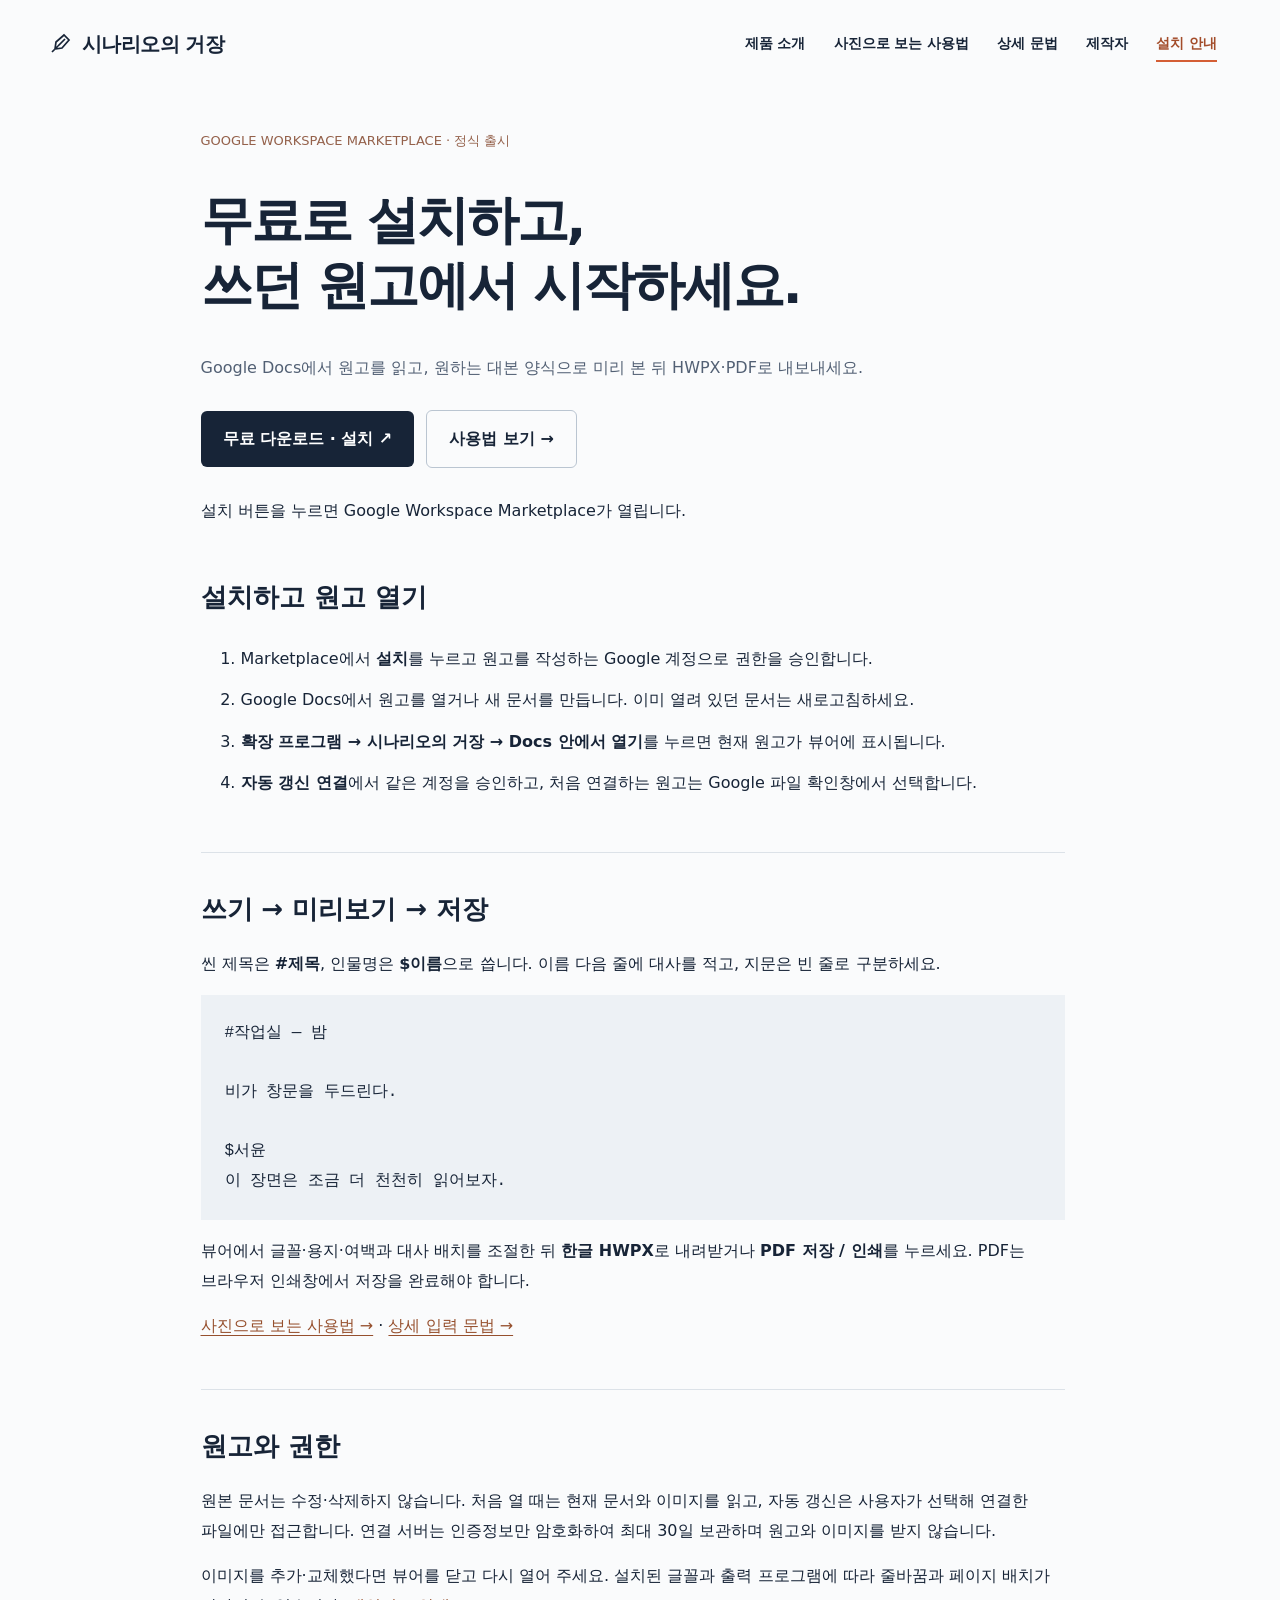
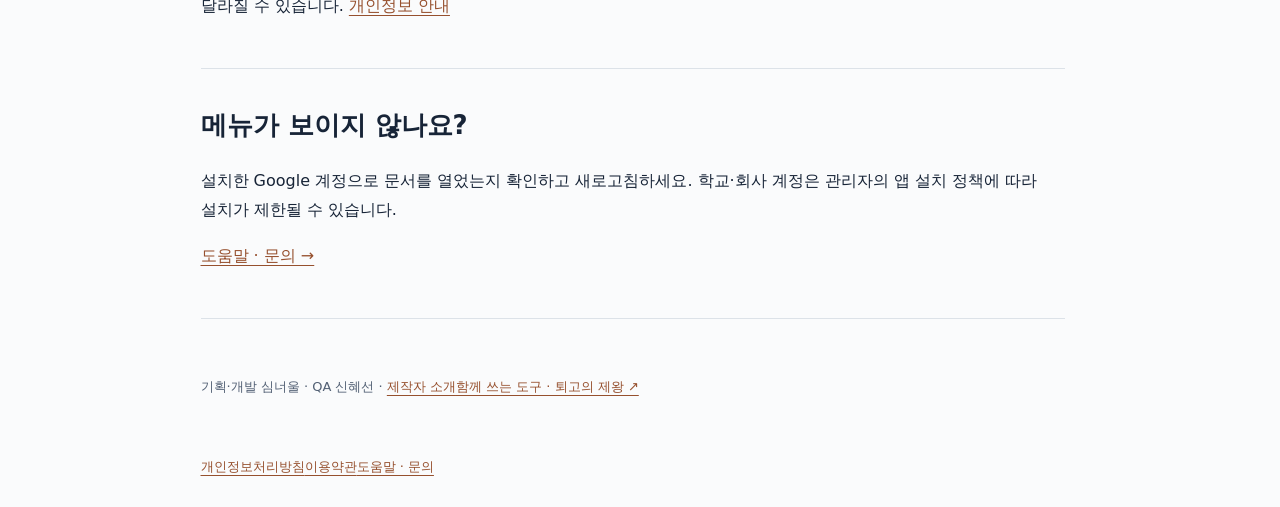
<file: scenariomaster/install.html>
<!doctype html><html lang="ko"><head><meta charset="utf-8"><meta name="viewport" content="width=device-width,initial-scale=1"><title>설치와 사용법 · 시나리오의 거장</title><style>*{box-sizing:border-box}body{margin:0;background:#fafbfc;color:#172437;font:16px/1.85 system-ui,'Malgun Gothic',sans-serif;word-break:keep-all}header,main,footer{max-width:920px;margin:auto;padding:28px}header{display:flex;justify-content:space-between;gap:24px;flex-wrap:wrap}nav{display:flex;gap:22px;flex-wrap:wrap}a{color:#96502e;text-underline-offset:4px}h1{font-size:clamp(32px,6vw,52px);line-height:1.25;letter-spacing:-2px}h2{font-size:26px;margin:0 0 16px}section{padding:32px 0;border-bottom:1px solid #dce2e8}.intro{max-width:680px;color:#526074}.tag{font-size:13px;color:#94614b}.button{display:inline-block;background:#172437;color:white;padding:13px 22px;border-radius:6px;text-decoration:none;font-weight:bold;margin:12px 0}.note{background:#edf1f5;border-radius:8px;padding:20px 24px}.warning{border-left:4px solid #d45e35}li{padding:6px 0}code{background:#edf1f5;padding:2px 5px;border-radius:3px}pre{background:#edf1f5;padding:24px;white-space:pre-wrap}small{display:block;color:#526074}details{padding:15px 0}summary{cursor:pointer;font-weight:700}figure{margin:20px 0;padding:12px;background:white;border:1px solid #dce2e8;border-radius:8px}figure img{display:block;width:100%;height:auto}figcaption{font-size:14px;color:#526074;margin-top:10px}figure a{display:block}footer{font-size:13px;color:#526074}a:focus-visible{outline:3px solid #d45e35;outline-offset:4px}.launch-actions{display:flex;flex-wrap:wrap;gap:12px;align-items:center}.button.secondary{background:transparent;color:#172437;border:1px solid #bac5d1}@media(max-width:480px){.launch-actions .button{width:100%;text-align:center;margin:0}}</style><link rel="stylesheet" href="./site-header.css">
</head><body>
<header class="site-header"><a class="brand" href="./"><svg width="24" height="24" viewBox="0 0 24 24" fill="none" stroke="currentColor" stroke-width="1.7" aria-hidden="true"><path d="m4 20 6-6m-3 3 1-7 8-7 5 5-7 8-7 1Z"/><path d="m10 14 7-7"/></svg>시나리오의 거장</a><nav aria-label="주요 메뉴"><a href="./">제품 소개</a><a href="./guide.html">사진으로 보는 사용법</a><a href="./syntax.html">상세 문법</a><a href="./creators.html">제작자</a><a href="./install.html" aria-current="page">설치 안내</a></nav></header><main><p class="tag">GOOGLE WORKSPACE MARKETPLACE · 정식 출시</p>
<h1>무료로 설치하고,<br>쓰던 원고에서 시작하세요.</h1>
<p class="intro">Google Docs에서 원고를 읽고, 원하는 대본 양식으로 미리 본 뒤 HWPX·PDF로 내보내세요.</p>
<div class="launch-actions"><a class="button" href="https://gsuite.google.com/marketplace/app/foo/292394947366" target="_blank" rel="noopener noreferrer">무료 다운로드 · 설치 ↗</a><a class="button secondary" href="./guide.html">사용법 보기 →</a></div>
<p>설치 버튼을 누르면 Google Workspace Marketplace가 열립니다.</p>
<section><h2>설치하고 원고 열기</h2><ol>
<li>Marketplace에서 <strong>설치</strong>를 누르고 원고를 작성하는 Google 계정으로 권한을 승인합니다.</li>
<li>Google Docs에서 원고를 열거나 새 문서를 만듭니다. 이미 열려 있던 문서는 새로고침하세요.</li>
<li><strong>확장 프로그램 → 시나리오의 거장 → Docs 안에서 열기</strong>를 누르면 현재 원고가 뷰어에 표시됩니다.</li>
<li><strong>자동 갱신 연결</strong>에서 같은 계정을 승인하고, 처음 연결하는 원고는 Google 파일 확인창에서 선택합니다.</li>
</ol></section>
<section><h2>쓰기 → 미리보기 → 저장</h2><p>씬 제목은 <strong>#제목</strong>, 인물명은 <strong>$이름</strong>으로 씁니다. 이름 다음 줄에 대사를 적고, 지문은 빈 줄로 구분하세요.</p>
<pre>#작업실 — 밤

비가 창문을 두드린다.

$서윤
이 장면은 조금 더 천천히 읽어보자.</pre>
<p>뷰어에서 글꼴·용지·여백과 대사 배치를 조절한 뒤 <strong>한글 HWPX</strong>로 내려받거나 <strong>PDF 저장 / 인쇄</strong>를 누르세요. PDF는 브라우저 인쇄창에서 저장을 완료해야 합니다.</p>
<p><a href="./guide.html">사진으로 보는 사용법 →</a> · <a href="./syntax.html">상세 입력 문법 →</a></p></section>
<section><h2>원고와 권한</h2><p>원본 문서는 수정·삭제하지 않습니다. 처음 열 때는 현재 문서와 이미지를 읽고, 자동 갱신은 사용자가 선택해 연결한 파일에만 접근합니다. 연결 서버는 인증정보만 암호화하여 최대 30일 보관하며 원고와 이미지를 받지 않습니다.</p><p>이미지를 추가·교체했다면 뷰어를 닫고 다시 열어 주세요. 설치된 글꼴과 출력 프로그램에 따라 줄바꿈과 페이지 배치가 달라질 수 있습니다. <a href="./privacy.html">개인정보 안내</a></p></section>
<section><h2>메뉴가 보이지 않나요?</h2><p>설치한 Google 계정으로 문서를 열었는지 확인하고 새로고침하세요. 학교·회사 계정은 관리자의 앱 설치 정책에 따라 설치가 제한될 수 있습니다.</p><p><a href="./support.html">도움말 · 문의 →</a></p></section></main><footer>기획·개발 심너울 · QA 신혜선 · <a href="./creators.html">제작자 소개</a><a href="https://neoulshim.github.io/KingOfRevision/">함께 쓰는 도구 · 퇴고의 제왕 ↗</a></footer>
<!-- Cloudflare Web Analytics --><script defer src="./site-runtime.js"></script><footer><a href="./privacy.html">개인정보처리방침</a><a href="./terms.html">이용약관</a><a href="./support.html">도움말 · 문의</a></footer></body></html>
</file>
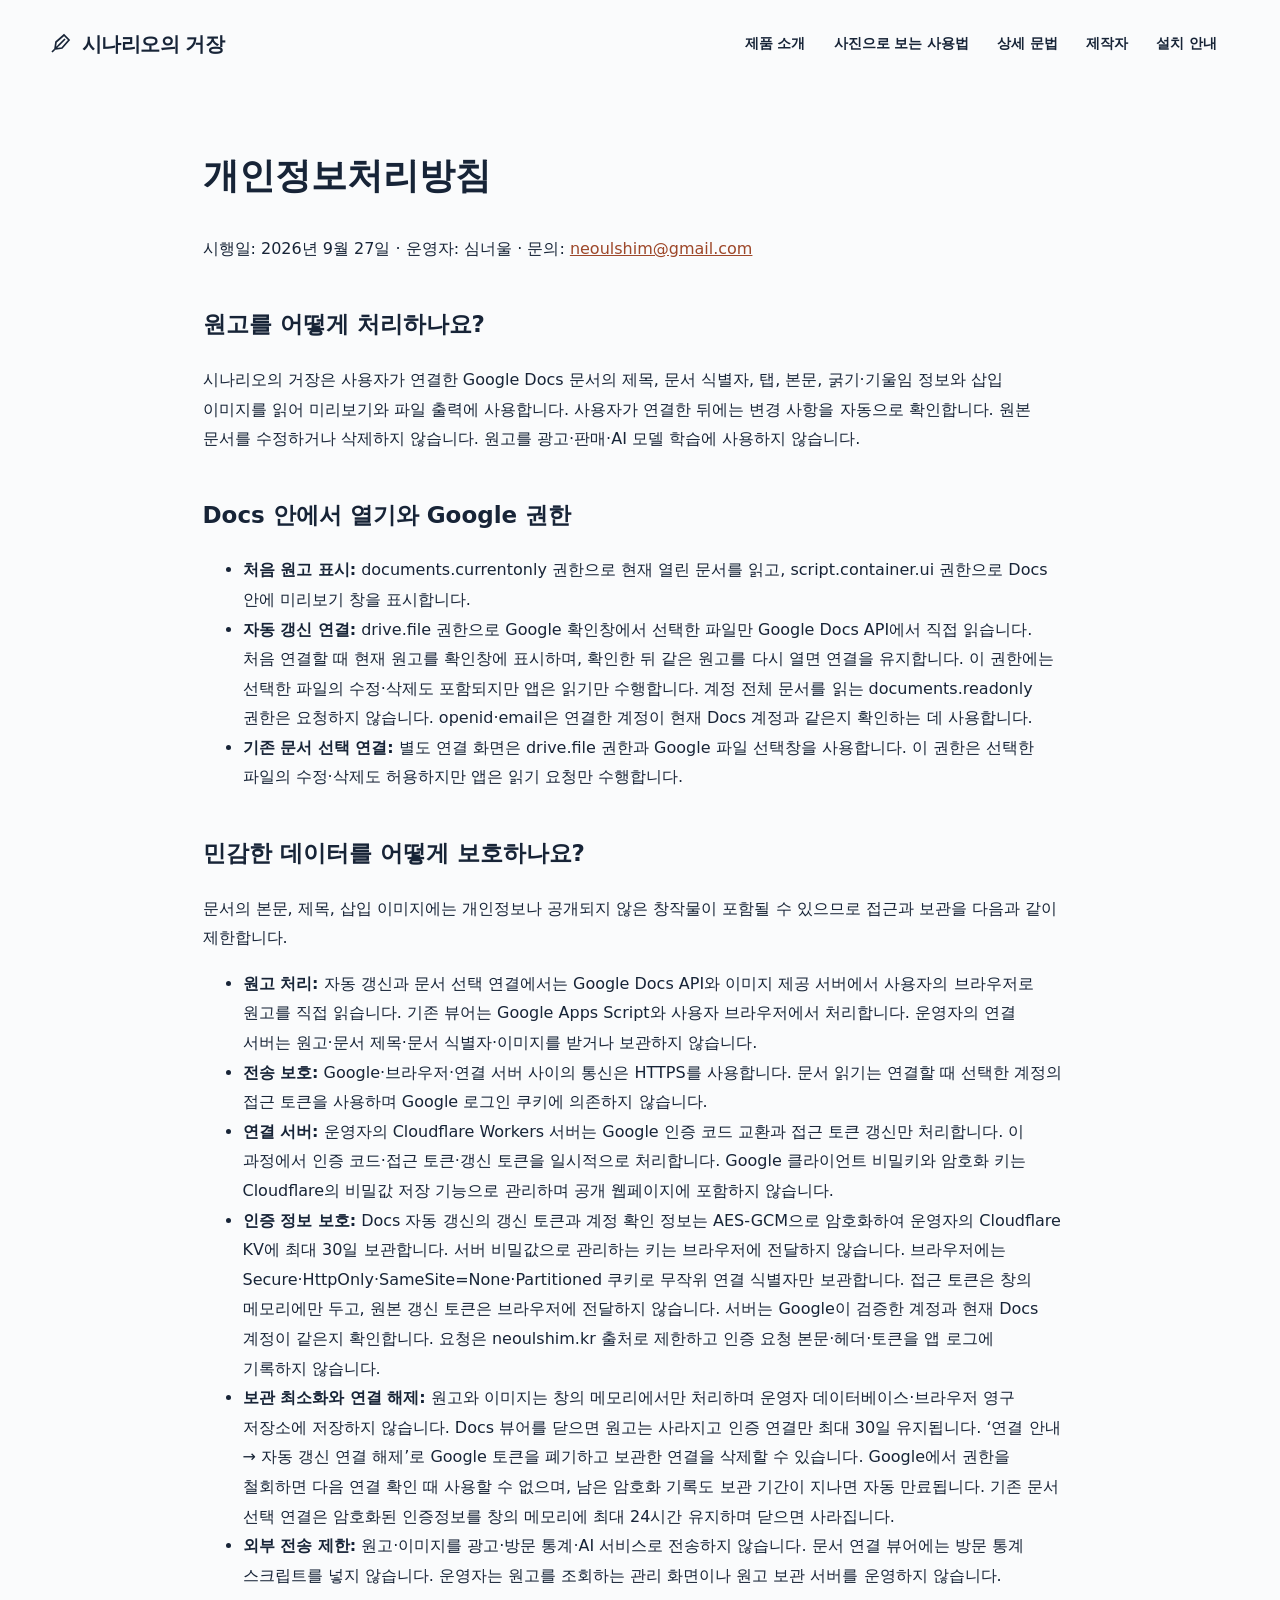
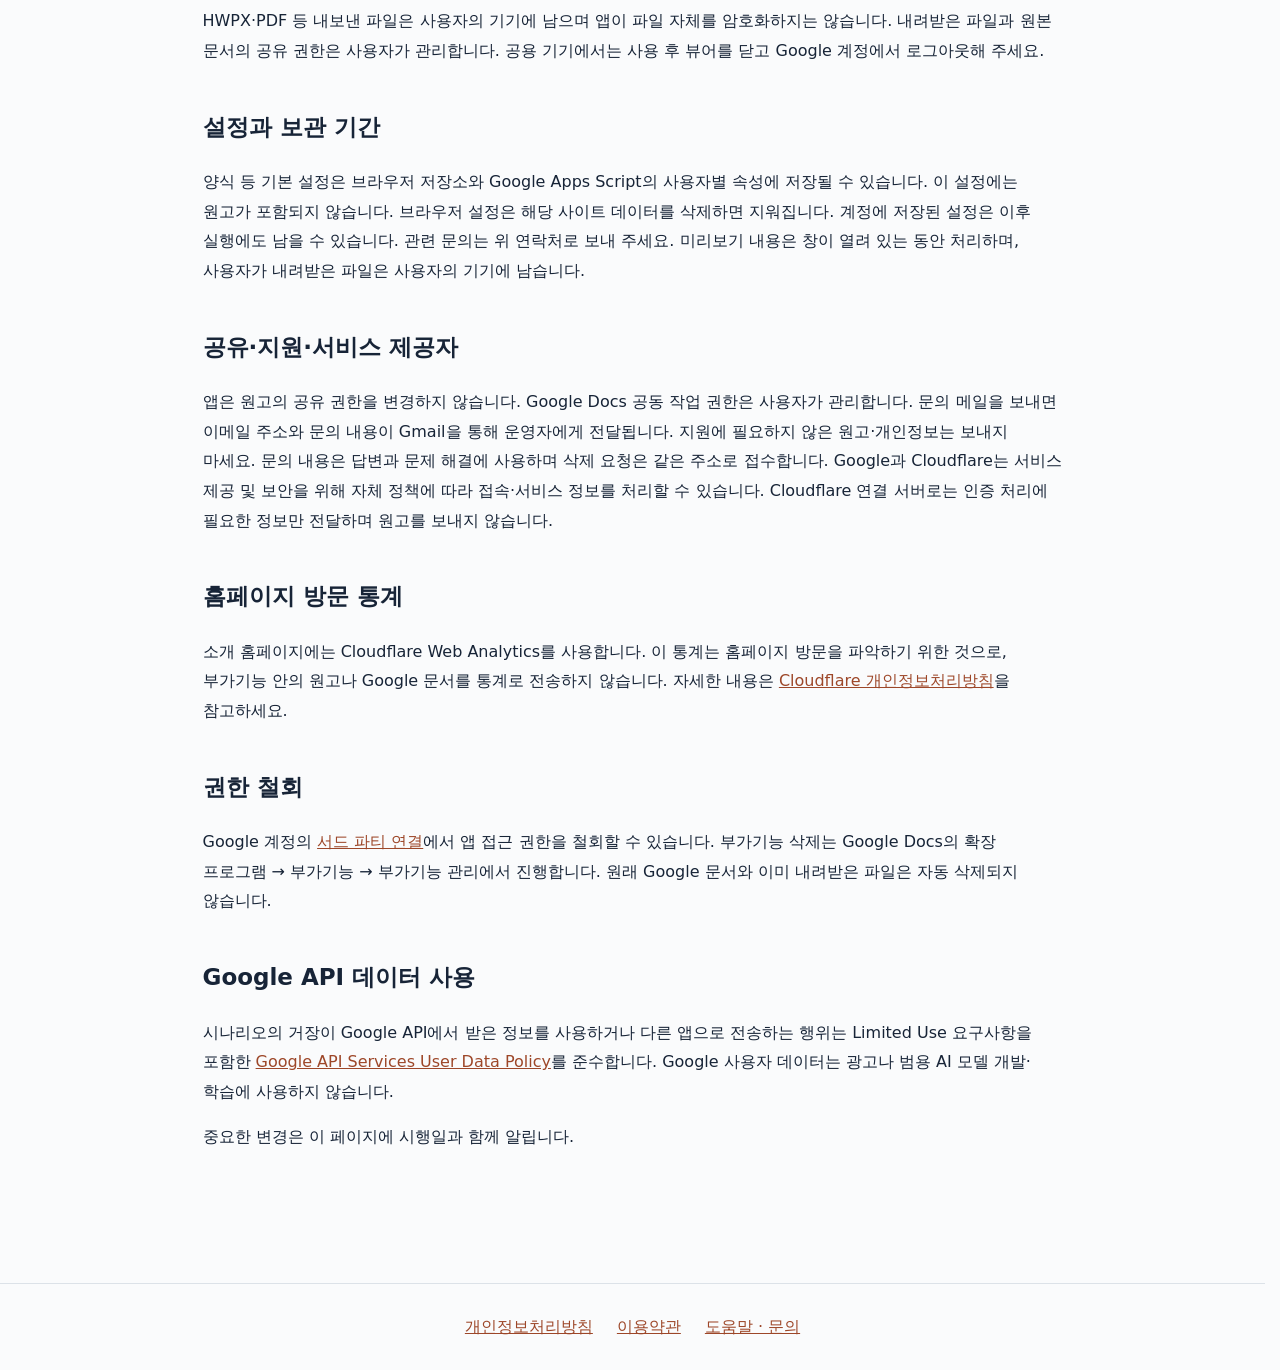
<file: scenariomaster/privacy.html>
<!doctype html><html lang="ko"><head><meta charset="utf-8"><meta name="viewport" content="width=device-width,initial-scale=1"><title>개인정보처리방침 — 시나리오의 거장</title><style>body{margin:0;background:#fafbfc;color:#172437;font:16px/1.85 system-ui,sans-serif;word-break:keep-all}a{color:#9d4729}main{max-width:860px;margin:55px auto;padding:0 24px 60px}h1{font-size:36px}h2{margin-top:40px;font-size:23px}footer{display:flex;gap:24px;flex-wrap:wrap;padding:28px;justify-content:center;border-top:1px solid #dce2e8}</style><link rel="stylesheet" href="./site-header.css"></head><body><header class="site-header"><a class="brand" href="./"><svg width="24" height="24" viewBox="0 0 24 24" fill="none" stroke="currentColor" stroke-width="1.7" aria-hidden="true"><path d="m4 20 6-6m-3 3 1-7 8-7 5 5-7 8-7 1Z"/><path d="m10 14 7-7"/></svg>시나리오의 거장</a><nav aria-label="주요 메뉴"><a href="./">제품 소개</a><a href="./guide.html">사진으로 보는 사용법</a><a href="./syntax.html">상세 문법</a><a href="./creators.html">제작자</a><a href="./install.html">설치 안내</a></nav></header><main><h1>개인정보처리방침</h1><p>시행일: 2026년 9월 27일 · 운영자: 심너울 · 문의: <a href="mailto:neoulshim@gmail.com">neoulshim@gmail.com</a></p>
<h2>원고를 어떻게 처리하나요?</h2>
<p>시나리오의 거장은 사용자가 연결한 Google Docs 문서의 제목, 문서 식별자, 탭, 본문, 굵기·기울임 정보와 삽입 이미지를 읽어 미리보기와 파일 출력에 사용합니다. 사용자가 연결한 뒤에는 변경 사항을 자동으로 확인합니다. 원본 문서를 수정하거나 삭제하지 않습니다. 원고를 광고·판매·AI 모델 학습에 사용하지 않습니다.</p>
<h2>Docs 안에서 열기와 Google 권한</h2>
<ul><li><strong>처음 원고 표시:</strong> documents.currentonly 권한으로 현재 열린 문서를 읽고, script.container.ui 권한으로 Docs 안에 미리보기 창을 표시합니다.</li>
<li><strong>자동 갱신 연결:</strong> drive.file 권한으로 Google 확인창에서 선택한 파일만 Google Docs API에서 직접 읽습니다. 처음 연결할 때 현재 원고를 확인창에 표시하며, 확인한 뒤 같은 원고를 다시 열면 연결을 유지합니다. 이 권한에는 선택한 파일의 수정·삭제도 포함되지만 앱은 읽기만 수행합니다. 계정 전체 문서를 읽는 documents.readonly 권한은 요청하지 않습니다. openid·email은 연결한 계정이 현재 Docs 계정과 같은지 확인하는 데 사용합니다.</li>
<li><strong>기존 문서 선택 연결:</strong> 별도 연결 화면은 drive.file 권한과 Google 파일 선택창을 사용합니다. 이 권한은 선택한 파일의 수정·삭제도 허용하지만 앱은 읽기 요청만 수행합니다.</li></ul>
<h2>민감한 데이터를 어떻게 보호하나요?</h2>
<p>문서의 본문, 제목, 삽입 이미지에는 개인정보나 공개되지 않은 창작물이 포함될 수 있으므로 접근과 보관을 다음과 같이 제한합니다.</p>
<ul><li><strong>원고 처리:</strong> 자동 갱신과 문서 선택 연결에서는 Google Docs API와 이미지 제공 서버에서 사용자의 브라우저로 원고를 직접 읽습니다. 기존 뷰어는 Google Apps Script와 사용자 브라우저에서 처리합니다. 운영자의 연결 서버는 원고·문서 제목·문서 식별자·이미지를 받거나 보관하지 않습니다.</li>
<li><strong>전송 보호:</strong> Google·브라우저·연결 서버 사이의 통신은 HTTPS를 사용합니다. 문서 읽기는 연결할 때 선택한 계정의 접근 토큰을 사용하며 Google 로그인 쿠키에 의존하지 않습니다.</li>
<li><strong>연결 서버:</strong> 운영자의 Cloudflare Workers 서버는 Google 인증 코드 교환과 접근 토큰 갱신만 처리합니다. 이 과정에서 인증 코드·접근 토큰·갱신 토큰을 일시적으로 처리합니다. Google 클라이언트 비밀키와 암호화 키는 Cloudflare의 비밀값 저장 기능으로 관리하며 공개 웹페이지에 포함하지 않습니다.</li>
<li><strong>인증 정보 보호:</strong> Docs 자동 갱신의 갱신 토큰과 계정 확인 정보는 AES-GCM으로 암호화하여 운영자의 Cloudflare KV에 최대 30일 보관합니다. 서버 비밀값으로 관리하는 키는 브라우저에 전달하지 않습니다. 브라우저에는 Secure·HttpOnly·SameSite=None·Partitioned 쿠키로 무작위 연결 식별자만 보관합니다. 접근 토큰은 창의 메모리에만 두고, 원본 갱신 토큰은 브라우저에 전달하지 않습니다. 서버는 Google이 검증한 계정과 현재 Docs 계정이 같은지 확인합니다. 요청은 neoulshim.kr 출처로 제한하고 인증 요청 본문·헤더·토큰을 앱 로그에 기록하지 않습니다.</li>
<li><strong>보관 최소화와 연결 해제:</strong> 원고와 이미지는 창의 메모리에서만 처리하며 운영자 데이터베이스·브라우저 영구 저장소에 저장하지 않습니다. Docs 뷰어를 닫으면 원고는 사라지고 인증 연결만 최대 30일 유지됩니다. ‘연결 안내 → 자동 갱신 연결 해제’로 Google 토큰을 폐기하고 보관한 연결을 삭제할 수 있습니다. Google에서 권한을 철회하면 다음 연결 확인 때 사용할 수 없으며, 남은 암호화 기록도 보관 기간이 지나면 자동 만료됩니다. 기존 문서 선택 연결은 암호화된 인증정보를 창의 메모리에 최대 24시간 유지하며 닫으면 사라집니다.</li>
<li><strong>외부 전송 제한:</strong> 원고·이미지를 광고·방문 통계·AI 서비스로 전송하지 않습니다. 문서 연결 뷰어에는 방문 통계 스크립트를 넣지 않습니다. 운영자는 원고를 조회하는 관리 화면이나 원고 보관 서버를 운영하지 않습니다.</li></ul>
<p>HWPX·PDF 등 내보낸 파일은 사용자의 기기에 남으며 앱이 파일 자체를 암호화하지는 않습니다. 내려받은 파일과 원본 문서의 공유 권한은 사용자가 관리합니다. 공용 기기에서는 사용 후 뷰어를 닫고 Google 계정에서 로그아웃해 주세요.</p>
<h2>설정과 보관 기간</h2><p>양식 등 기본 설정은 브라우저 저장소와 Google Apps Script의 사용자별 속성에 저장될 수 있습니다. 이 설정에는 원고가 포함되지 않습니다. 브라우저 설정은 해당 사이트 데이터를 삭제하면 지워집니다. 계정에 저장된 설정은 이후 실행에도 남을 수 있습니다. 관련 문의는 위 연락처로 보내 주세요. 미리보기 내용은 창이 열려 있는 동안 처리하며, 사용자가 내려받은 파일은 사용자의 기기에 남습니다.</p>
<h2>공유·지원·서비스 제공자</h2><p>앱은 원고의 공유 권한을 변경하지 않습니다. Google Docs 공동 작업 권한은 사용자가 관리합니다. 문의 메일을 보내면 이메일 주소와 문의 내용이 Gmail을 통해 운영자에게 전달됩니다. 지원에 필요하지 않은 원고·개인정보는 보내지 마세요. 문의 내용은 답변과 문제 해결에 사용하며 삭제 요청은 같은 주소로 접수합니다. Google과 Cloudflare는 서비스 제공 및 보안을 위해 자체 정책에 따라 접속·서비스 정보를 처리할 수 있습니다. Cloudflare 연결 서버로는 인증 처리에 필요한 정보만 전달하며 원고를 보내지 않습니다.</p>
<h2>홈페이지 방문 통계</h2><p>소개 홈페이지에는 Cloudflare Web Analytics를 사용합니다. 이 통계는 홈페이지 방문을 파악하기 위한 것으로, 부가기능 안의 원고나 Google 문서를 통계로 전송하지 않습니다. 자세한 내용은 <a href="https://www.cloudflare.com/privacypolicy/">Cloudflare 개인정보처리방침</a>을 참고하세요.</p>
<h2>권한 철회</h2><p>Google 계정의 <a href="https://myaccount.google.com/connections">서드 파티 연결</a>에서 앱 접근 권한을 철회할 수 있습니다. 부가기능 삭제는 Google Docs의 확장 프로그램 → 부가기능 → 부가기능 관리에서 진행합니다. 원래 Google 문서와 이미 내려받은 파일은 자동 삭제되지 않습니다.</p>
<h2>Google API 데이터 사용</h2><p>시나리오의 거장이 Google API에서 받은 정보를 사용하거나 다른 앱으로 전송하는 행위는 Limited Use 요구사항을 포함한 <a href="https://developers.google.com/terms/api-services-user-data-policy">Google API Services User Data Policy</a>를 준수합니다. Google 사용자 데이터는 광고나 범용 AI 모델 개발·학습에 사용하지 않습니다.</p><p>중요한 변경은 이 페이지에 시행일과 함께 알립니다.</p></main><footer><a href="./privacy.html">개인정보처리방침</a><a href="./terms.html">이용약관</a><a href="./support.html">도움말 · 문의</a></footer></body></html>
</file>
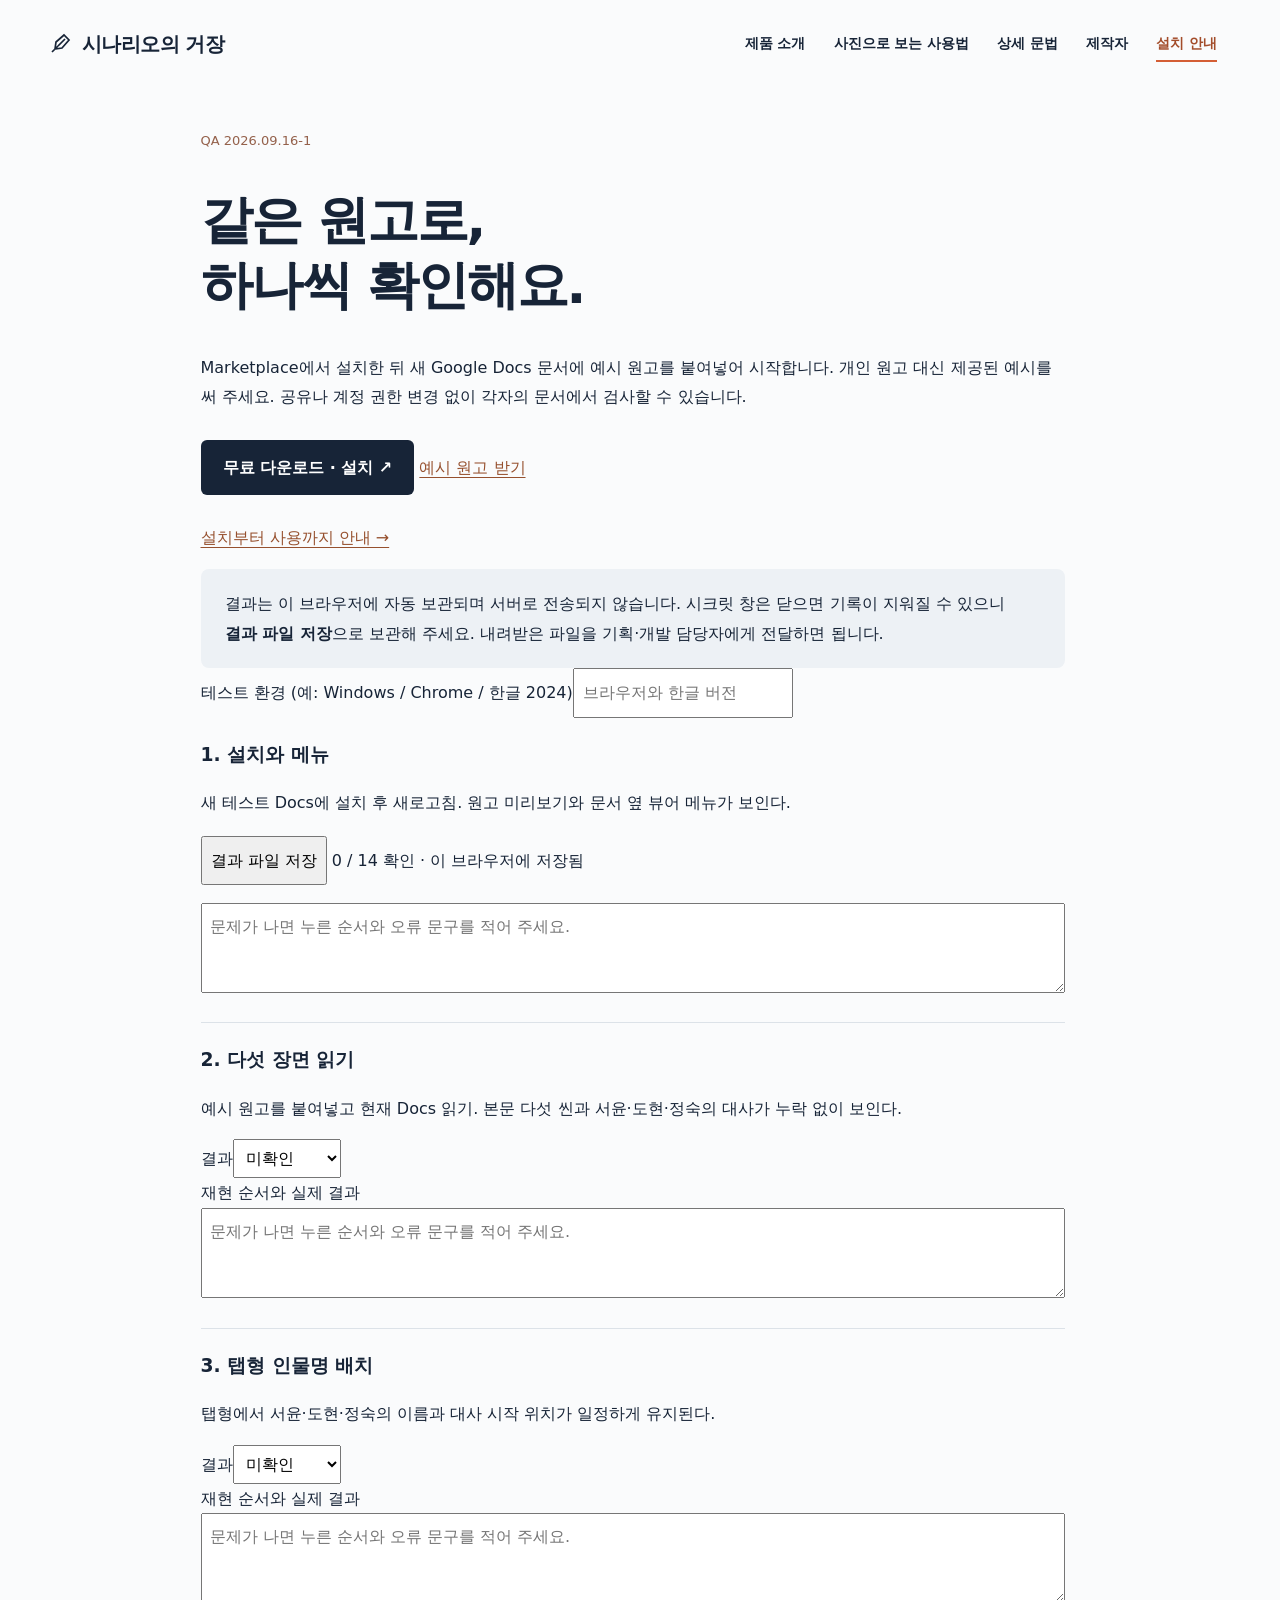
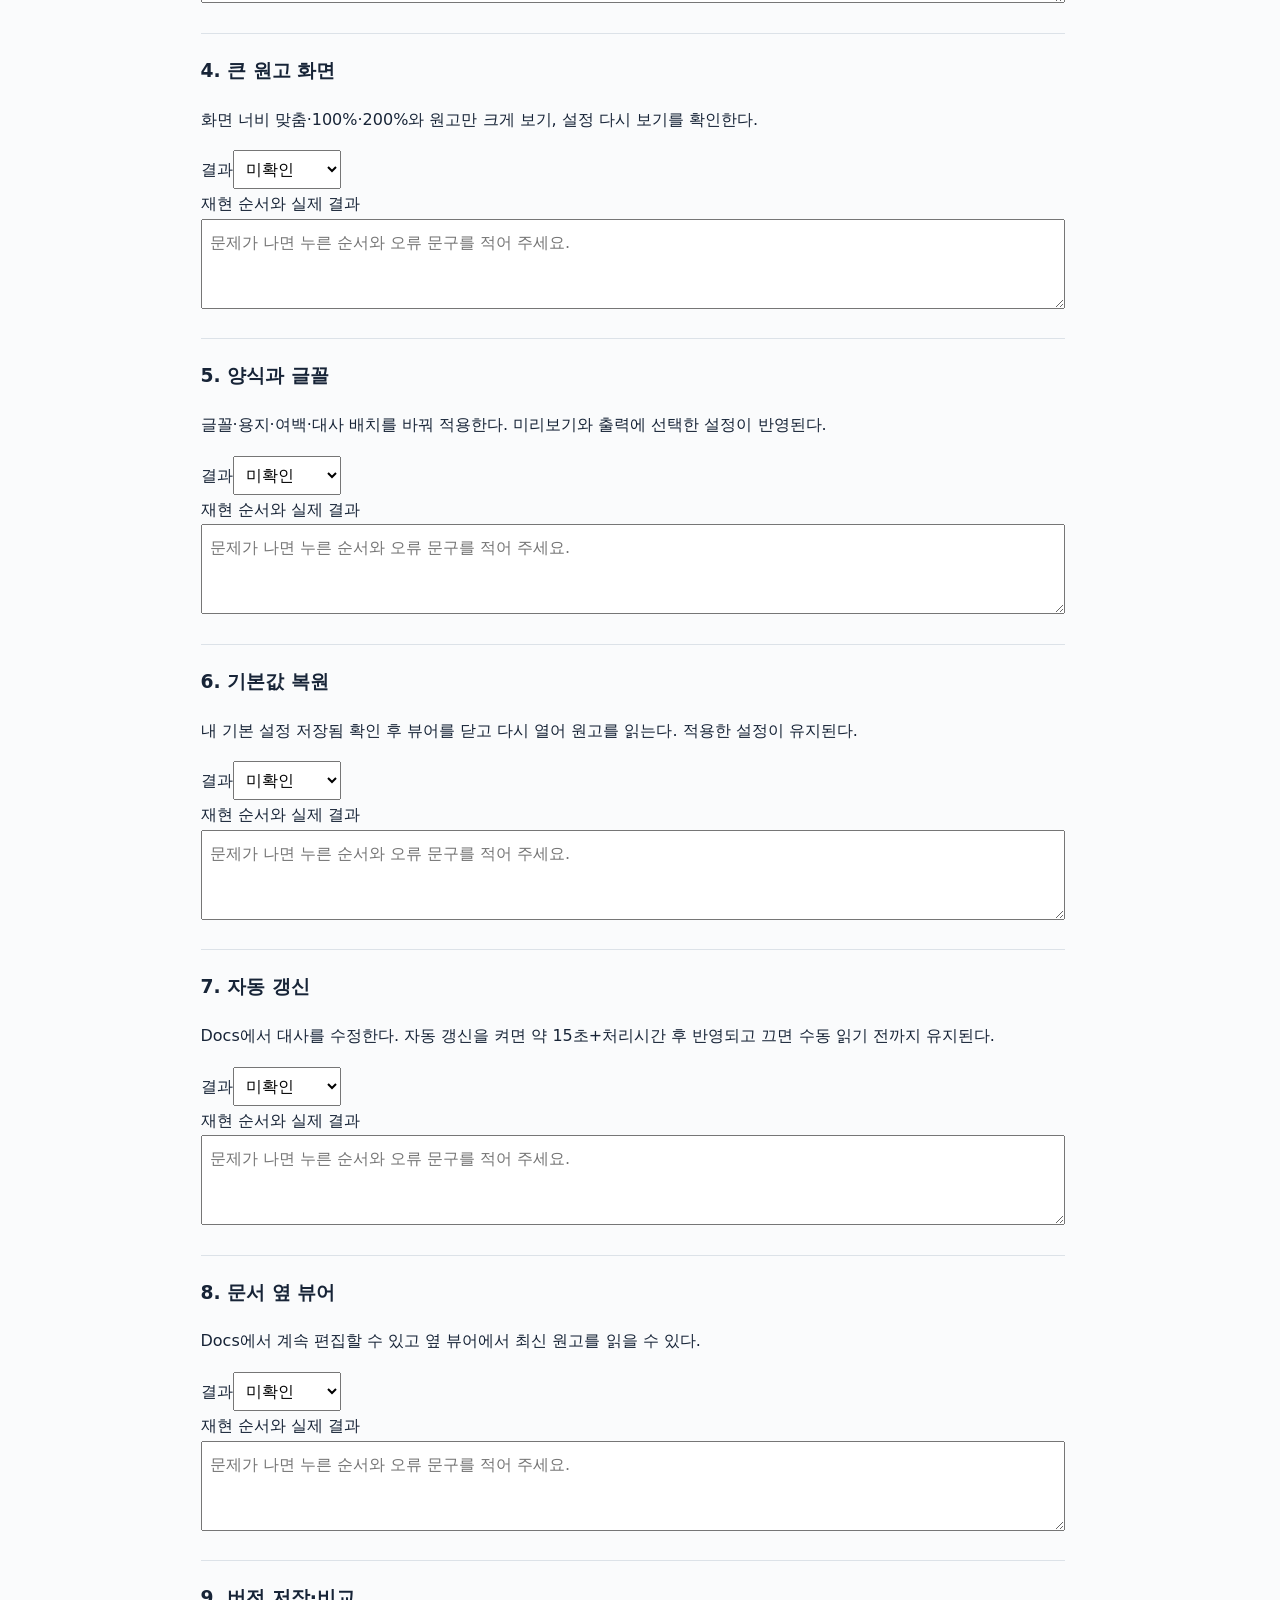
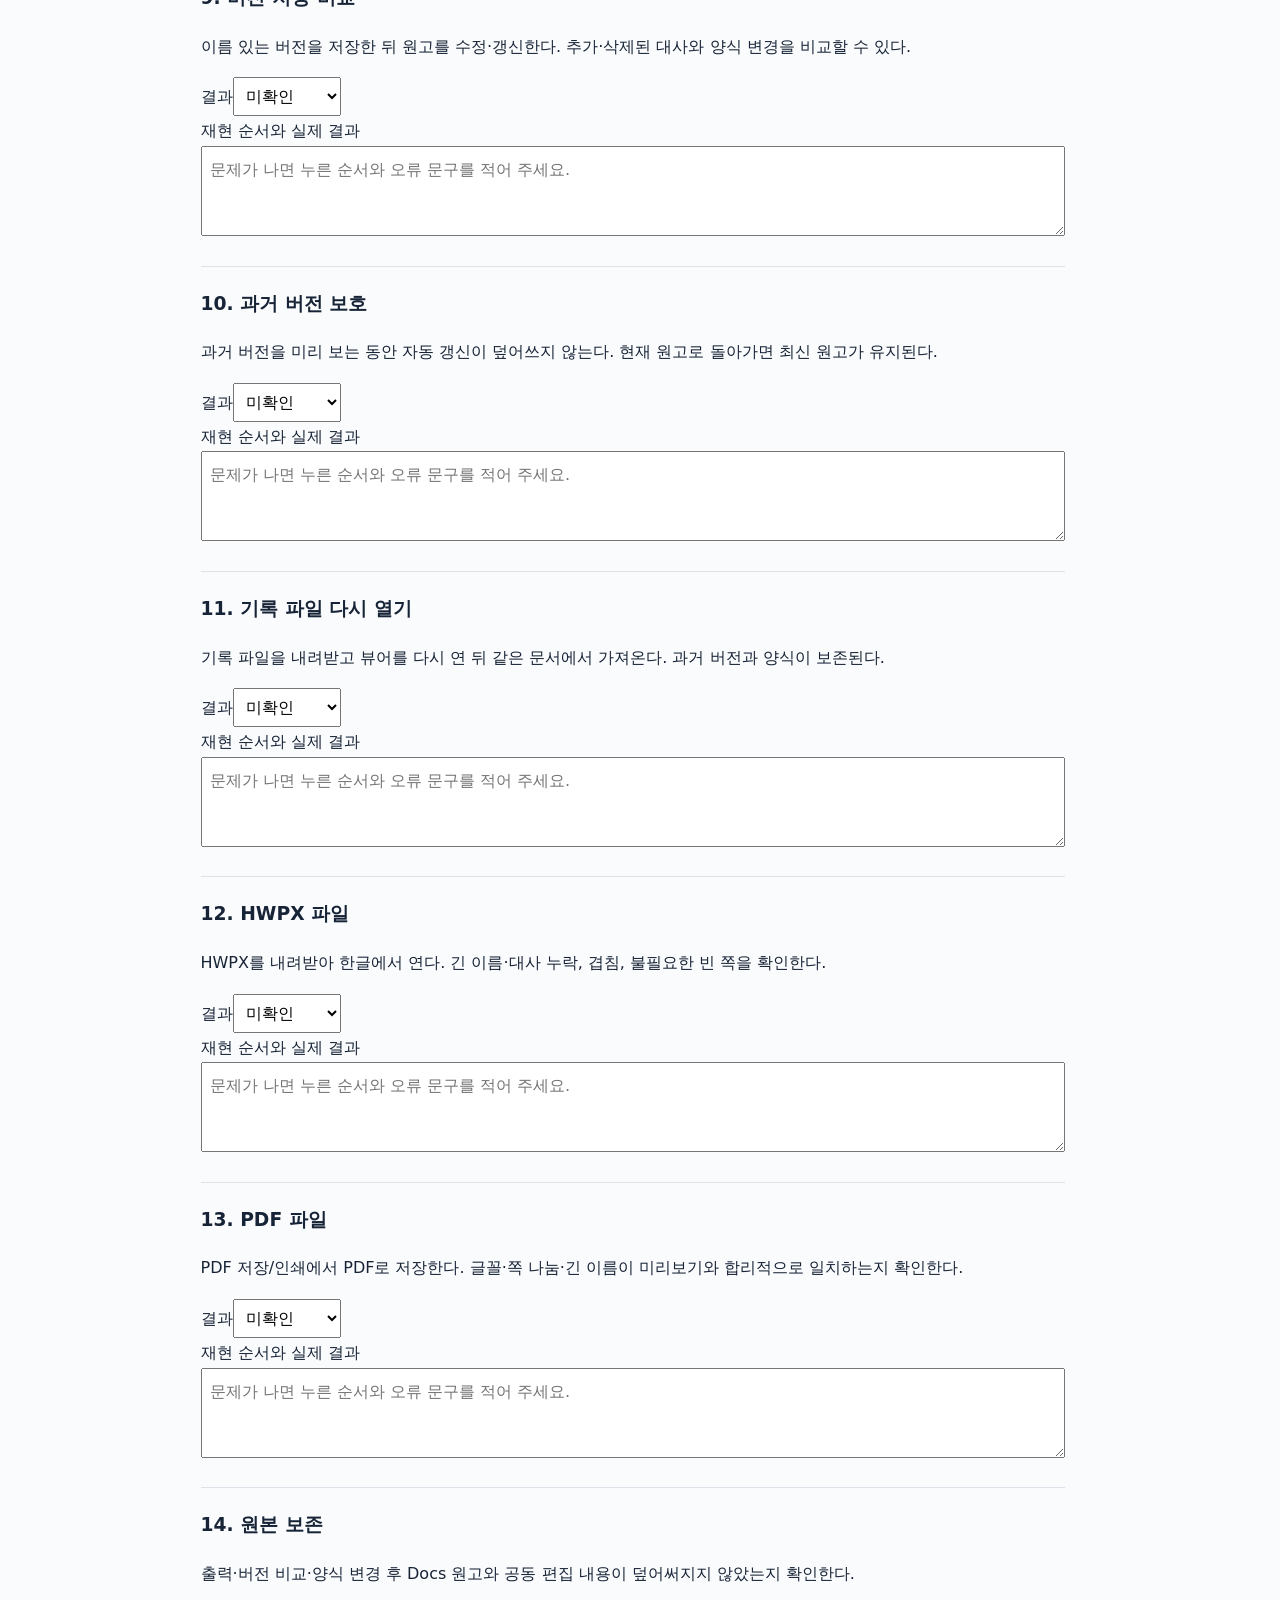
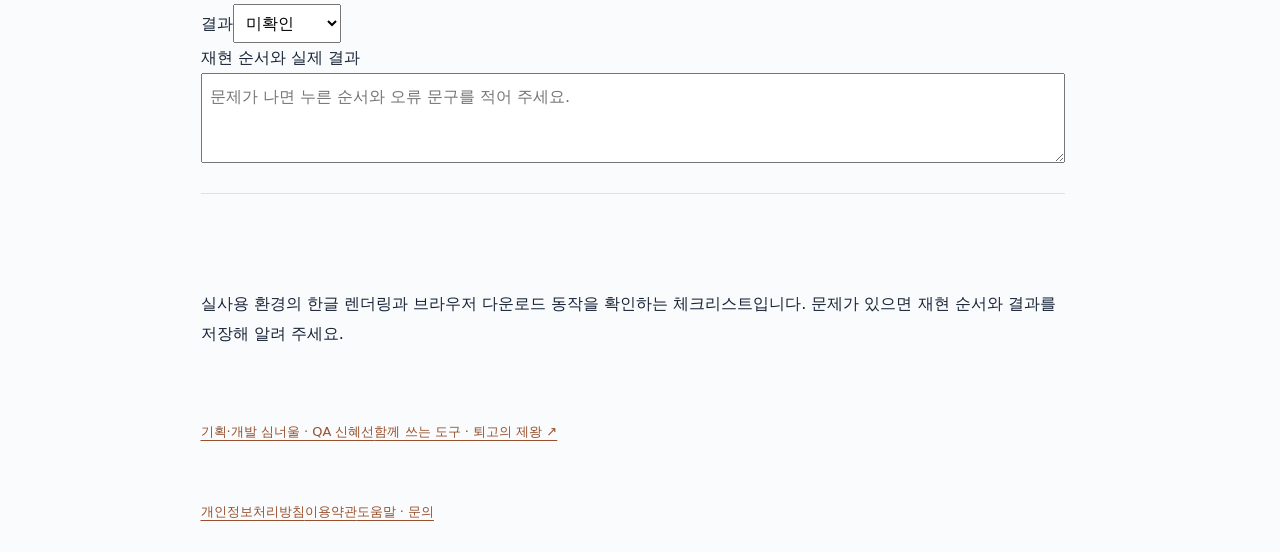
<file: scenariomaster/qa.html>
<!doctype html><html lang="ko"><head><meta charset="utf-8"><meta name="viewport" content="width=device-width,initial-scale=1"><title>QA 테스트 · 시나리오의 거장</title><style>*{box-sizing:border-box}body{margin:0;background:#fafbfc;color:#172437;font:16px/1.85 system-ui,'Malgun Gothic',sans-serif;word-break:keep-all}header,main,footer{max-width:920px;margin:auto;padding:28px}header{display:flex;justify-content:space-between;gap:24px;flex-wrap:wrap}nav{display:flex;gap:22px;flex-wrap:wrap}a{color:#96502e;text-underline-offset:4px}h1{font-size:clamp(32px,6vw,52px);line-height:1.25;letter-spacing:-2px}h2{font-size:26px;margin:0 0 16px}section{padding:32px 0;border-bottom:1px solid #dce2e8}.intro{max-width:680px;color:#526074}.tag{font-size:13px;color:#94614b}.button{display:inline-block;background:#172437;color:white;padding:13px 22px;border-radius:6px;text-decoration:none;font-weight:bold;margin:12px 0}.note{background:#edf1f5;border-radius:8px;padding:20px 24px}.warning{border-left:4px solid #d45e35}li{padding:6px 0}code{background:#edf1f5;padding:2px 5px;border-radius:3px}pre{background:#edf1f5;padding:24px;white-space:pre-wrap}small{display:block;color:#526074}details{padding:15px 0}summary{cursor:pointer;font-weight:700}footer{font-size:13px;color:#526074}a:focus-visible{outline:3px solid #d45e35;outline-offset:4px}label{display:block}select,textarea,input,button{font:inherit;padding:8px;max-width:100%}textarea{width:100%;min-height:90px}article{padding:20px 0;border-bottom:1px solid #dce2e8}h3{margin:0}.result-actions{position:sticky;bottom:0;background:#fafbfc;padding:15px 0}button{cursor:pointer}</style><link rel="stylesheet" href="./site-header.css">
</head><body><header class="site-header"><a class="brand" href="./"><svg width="24" height="24" viewBox="0 0 24 24" fill="none" stroke="currentColor" stroke-width="1.7" aria-hidden="true"><path d="m4 20 6-6m-3 3 1-7 8-7 5 5-7 8-7 1Z"/><path d="m10 14 7-7"/></svg>시나리오의 거장</a><nav aria-label="주요 메뉴"><a href="./">제품 소개</a><a href="./guide.html">사진으로 보는 사용법</a><a href="./syntax.html">상세 문법</a><a href="./creators.html">제작자</a><a href="./install.html" aria-current="location">설치 안내</a></nav></header><main><p class="tag">QA 2026.09.16-1</p><h1>같은 원고로,<br>하나씩 확인해요.</h1><p>Marketplace에서 설치한 뒤 새 Google Docs 문서에 예시 원고를 붙여넣어 시작합니다. 개인 원고 대신 제공된 예시를 써 주세요. 공유나 계정 권한 변경 없이 각자의 문서에서 검사할 수 있습니다.</p><a class="button" href="https://gsuite.google.com/marketplace/app/foo/292394947366" target="_blank" rel="noopener noreferrer">무료 다운로드 · 설치 ↗</a> <a href="./example-screenplay.txt" download>예시 원고 받기</a><p><a href="./install.html">설치부터 사용까지 안내 →</a></p><div class="note">결과는 이 브라우저에 자동 보관되며 서버로 전송되지 않습니다. 시크릿 창은 닫으면 기록이 지워질 수 있으니 <strong>결과 파일 저장</strong>으로 보관해 주세요. 내려받은 파일을 기획·개발 담당자에게 전달하면 됩니다.</div><label>테스트 환경 (예: Windows / Chrome / 한글 2024)<input id="environment" placeholder="브라우저와 한글 버전"></label><article><h3>1. 설치와 메뉴</h3><p>새 테스트 Docs에 설치 후 새로고침. 원고 미리보기와 문서 옆 뷰어 메뉴가 보인다.</p><label>결과<select data-result="0"><option value="미확인">미확인</option><option>통과</option><option>문제 있음</option><option>해당 없음</option></select></label><label>재현 순서와 실제 결과<textarea data-note="0" placeholder="문제가 나면 누른 순서와 오류 문구를 적어 주세요."></textarea></label></article><article><h3>2. 다섯 장면 읽기</h3><p>예시 원고를 붙여넣고 현재 Docs 읽기. 본문 다섯 씬과 서윤·도현·정숙의 대사가 누락 없이 보인다.</p><label>결과<select data-result="1"><option value="미확인">미확인</option><option>통과</option><option>문제 있음</option><option>해당 없음</option></select></label><label>재현 순서와 실제 결과<textarea data-note="1" placeholder="문제가 나면 누른 순서와 오류 문구를 적어 주세요."></textarea></label></article><article><h3>3. 탭형 인물명 배치</h3><p>탭형에서 서윤·도현·정숙의 이름과 대사 시작 위치가 일정하게 유지된다.</p><label>결과<select data-result="2"><option value="미확인">미확인</option><option>통과</option><option>문제 있음</option><option>해당 없음</option></select></label><label>재현 순서와 실제 결과<textarea data-note="2" placeholder="문제가 나면 누른 순서와 오류 문구를 적어 주세요."></textarea></label></article><article><h3>4. 큰 원고 화면</h3><p>화면 너비 맞춤·100%·200%와 원고만 크게 보기, 설정 다시 보기를 확인한다.</p><label>결과<select data-result="3"><option value="미확인">미확인</option><option>통과</option><option>문제 있음</option><option>해당 없음</option></select></label><label>재현 순서와 실제 결과<textarea data-note="3" placeholder="문제가 나면 누른 순서와 오류 문구를 적어 주세요."></textarea></label></article><article><h3>5. 양식과 글꼴</h3><p>글꼴·용지·여백·대사 배치를 바꿔 적용한다. 미리보기와 출력에 선택한 설정이 반영된다.</p><label>결과<select data-result="4"><option value="미확인">미확인</option><option>통과</option><option>문제 있음</option><option>해당 없음</option></select></label><label>재현 순서와 실제 결과<textarea data-note="4" placeholder="문제가 나면 누른 순서와 오류 문구를 적어 주세요."></textarea></label></article><article><h3>6. 기본값 복원</h3><p>내 기본 설정 저장됨 확인 후 뷰어를 닫고 다시 열어 원고를 읽는다. 적용한 설정이 유지된다.</p><label>결과<select data-result="5"><option value="미확인">미확인</option><option>통과</option><option>문제 있음</option><option>해당 없음</option></select></label><label>재현 순서와 실제 결과<textarea data-note="5" placeholder="문제가 나면 누른 순서와 오류 문구를 적어 주세요."></textarea></label></article><article><h3>7. 자동 갱신</h3><p>Docs에서 대사를 수정한다. 자동 갱신을 켜면 약 15초+처리시간 후 반영되고 끄면 수동 읽기 전까지 유지된다.</p><label>결과<select data-result="6"><option value="미확인">미확인</option><option>통과</option><option>문제 있음</option><option>해당 없음</option></select></label><label>재현 순서와 실제 결과<textarea data-note="6" placeholder="문제가 나면 누른 순서와 오류 문구를 적어 주세요."></textarea></label></article><article><h3>8. 문서 옆 뷰어</h3><p>Docs에서 계속 편집할 수 있고 옆 뷰어에서 최신 원고를 읽을 수 있다.</p><label>결과<select data-result="7"><option value="미확인">미확인</option><option>통과</option><option>문제 있음</option><option>해당 없음</option></select></label><label>재현 순서와 실제 결과<textarea data-note="7" placeholder="문제가 나면 누른 순서와 오류 문구를 적어 주세요."></textarea></label></article><article><h3>9. 버전 저장·비교</h3><p>이름 있는 버전을 저장한 뒤 원고를 수정·갱신한다. 추가·삭제된 대사와 양식 변경을 비교할 수 있다.</p><label>결과<select data-result="8"><option value="미확인">미확인</option><option>통과</option><option>문제 있음</option><option>해당 없음</option></select></label><label>재현 순서와 실제 결과<textarea data-note="8" placeholder="문제가 나면 누른 순서와 오류 문구를 적어 주세요."></textarea></label></article><article><h3>10. 과거 버전 보호</h3><p>과거 버전을 미리 보는 동안 자동 갱신이 덮어쓰지 않는다. 현재 원고로 돌아가면 최신 원고가 유지된다.</p><label>결과<select data-result="9"><option value="미확인">미확인</option><option>통과</option><option>문제 있음</option><option>해당 없음</option></select></label><label>재현 순서와 실제 결과<textarea data-note="9" placeholder="문제가 나면 누른 순서와 오류 문구를 적어 주세요."></textarea></label></article><article><h3>11. 기록 파일 다시 열기</h3><p>기록 파일을 내려받고 뷰어를 다시 연 뒤 같은 문서에서 가져온다. 과거 버전과 양식이 보존된다.</p><label>결과<select data-result="10"><option value="미확인">미확인</option><option>통과</option><option>문제 있음</option><option>해당 없음</option></select></label><label>재현 순서와 실제 결과<textarea data-note="10" placeholder="문제가 나면 누른 순서와 오류 문구를 적어 주세요."></textarea></label></article><article><h3>12. HWPX 파일</h3><p>HWPX를 내려받아 한글에서 연다. 긴 이름·대사 누락, 겹침, 불필요한 빈 쪽을 확인한다.</p><label>결과<select data-result="11"><option value="미확인">미확인</option><option>통과</option><option>문제 있음</option><option>해당 없음</option></select></label><label>재현 순서와 실제 결과<textarea data-note="11" placeholder="문제가 나면 누른 순서와 오류 문구를 적어 주세요."></textarea></label></article><article><h3>13. PDF 파일</h3><p>PDF 저장/인쇄에서 PDF로 저장한다. 글꼴·쪽 나눔·긴 이름이 미리보기와 합리적으로 일치하는지 확인한다.</p><label>결과<select data-result="12"><option value="미확인">미확인</option><option>통과</option><option>문제 있음</option><option>해당 없음</option></select></label><label>재현 순서와 실제 결과<textarea data-note="12" placeholder="문제가 나면 누른 순서와 오류 문구를 적어 주세요."></textarea></label></article><article><h3>14. 원본 보존</h3><p>출력·버전 비교·양식 변경 후 Docs 원고와 공동 편집 내용이 덮어써지지 않았는지 확인한다.</p><label>결과<select data-result="13"><option value="미확인">미확인</option><option>통과</option><option>문제 있음</option><option>해당 없음</option></select></label><label>재현 순서와 실제 결과<textarea data-note="13" placeholder="문제가 나면 누른 순서와 오류 문구를 적어 주세요."></textarea></label></article><div class="result-actions"><button id="download">결과 파일 저장</button> <span id="progress" role="status"></span></div><p>실사용 환경의 한글 렌더링과 브라우저 다운로드 동작을 확인하는 체크리스트입니다. 문제가 있으면 재현 순서와 결과를 저장해 알려 주세요.</p></main><footer><a href="./creators.html">기획·개발 심너울 · QA 신혜선</a><a href="https://neoulshim.github.io/KingOfRevision/">함께 쓰는 도구 · 퇴고의 제왕 ↗</a></footer><script src="./qa.js" defer></script><footer><a href="./privacy.html">개인정보처리방침</a><a href="./terms.html">이용약관</a><a href="./support.html">도움말 · 문의</a></footer></body></html>
</file>
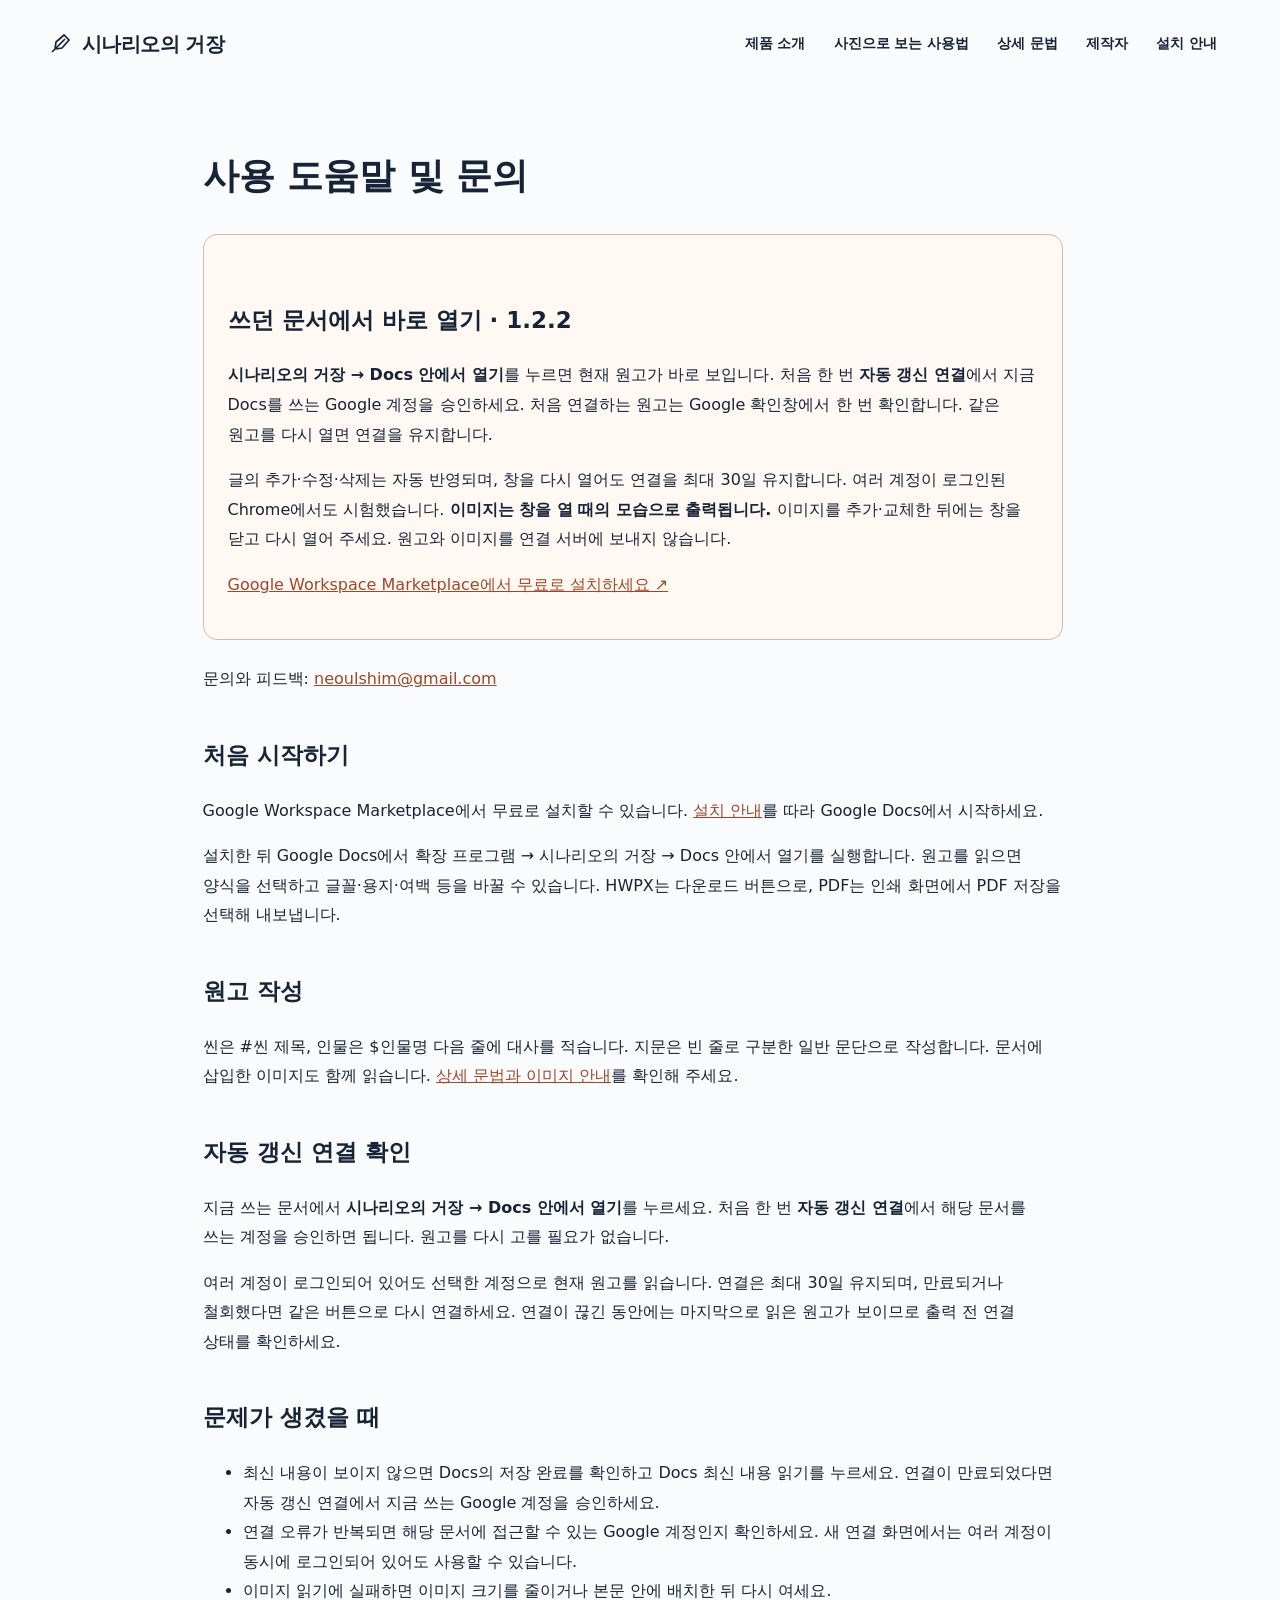
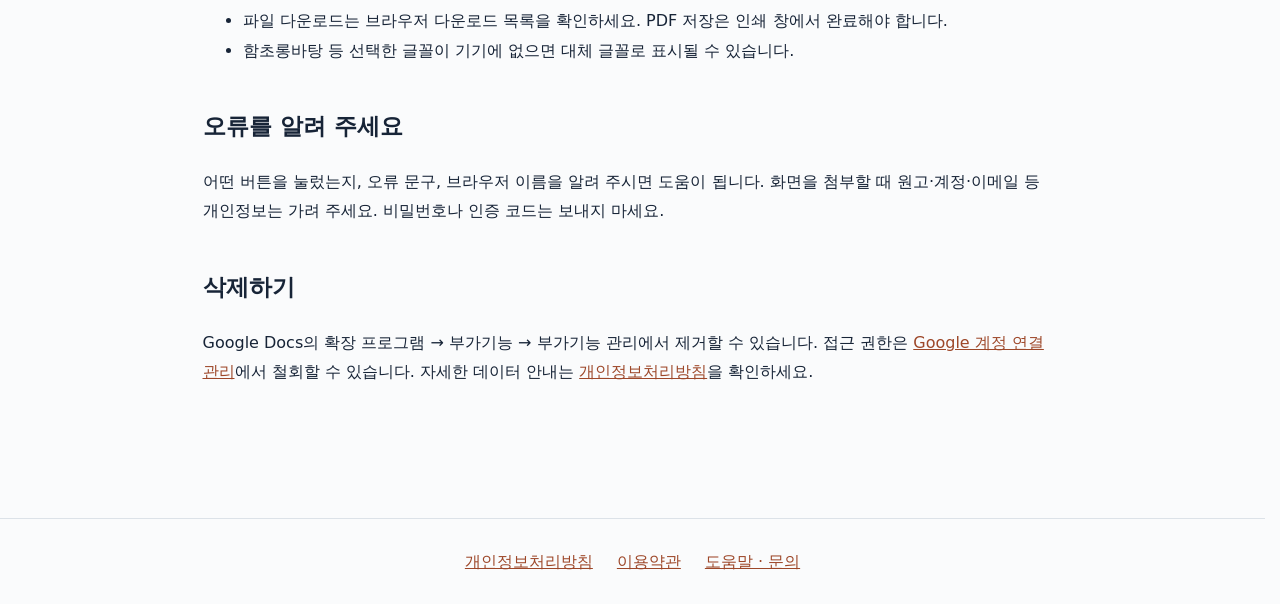
<file: scenariomaster/support.html>
<!doctype html><html lang="ko"><head><meta charset="utf-8"><meta name="viewport" content="width=device-width,initial-scale=1"><title>사용 도움말 및 문의 — 시나리오의 거장</title><style>body{margin:0;background:#fafbfc;color:#172437;font:16px/1.85 system-ui,sans-serif;word-break:keep-all}a{color:#9d4729}main{max-width:860px;margin:55px auto;padding:0 24px 60px}h1{font-size:36px}h2{margin-top:40px;font-size:23px}footer{display:flex;gap:24px;flex-wrap:wrap;padding:28px;justify-content:center;border-top:1px solid #dce2e8}</style><link rel="stylesheet" href="./site-header.css"></head><body><header class="site-header"><a class="brand" href="./"><svg width="24" height="24" viewBox="0 0 24 24" fill="none" stroke="currentColor" stroke-width="1.7" aria-hidden="true"><path d="m4 20 6-6m-3 3 1-7 8-7 5 5-7 8-7 1Z"/><path d="m10 14 7-7"/></svg>시나리오의 거장</a><nav aria-label="주요 메뉴"><a href="./">제품 소개</a><a href="./guide.html">사진으로 보는 사용법</a><a href="./syntax.html">상세 문법</a><a href="./creators.html">제작자</a><a href="./install.html">설치 안내</a></nav></header><main><h1>사용 도움말 및 문의</h1><section style="margin:24px 0;padding:24px;border:1px solid #d7b9a8;border-radius:14px;background:#fff8f3"><h2>쓰던 문서에서 바로 열기 · 1.2.2</h2><p><strong>시나리오의 거장 → Docs 안에서 열기</strong>를 누르면 현재 원고가 바로 보입니다. 처음 한 번 <strong>자동 갱신 연결</strong>에서 지금 Docs를 쓰는 Google 계정을 승인하세요. 처음 연결하는 원고는 Google 확인창에서 한 번 확인합니다. 같은 원고를 다시 열면 연결을 유지합니다.</p><p>글의 추가·수정·삭제는 자동 반영되며, 창을 다시 열어도 연결을 최대 30일 유지합니다. 여러 계정이 로그인된 Chrome에서도 시험했습니다. <strong>이미지는 창을 열 때의 모습으로 출력됩니다.</strong> 이미지를 추가·교체한 뒤에는 창을 닫고 다시 열어 주세요. 원고와 이미지를 연결 서버에 보내지 않습니다.</p><p><a href="https://gsuite.google.com/marketplace/app/foo/292394947366" target="_blank" rel="noopener noreferrer">Google Workspace Marketplace에서 무료로 설치하세요 ↗</a></p></section><p>문의와 피드백: <a href="mailto:neoulshim@gmail.com">neoulshim@gmail.com</a></p><h2>처음 시작하기</h2><p>Google Workspace Marketplace에서 무료로 설치할 수 있습니다. <a href="./install.html">설치 안내</a>를 따라 Google Docs에서 시작하세요.</p><p>설치한 뒤 Google Docs에서 확장 프로그램 → 시나리오의 거장 → Docs 안에서 열기를 실행합니다. 원고를 읽으면 양식을 선택하고 글꼴·용지·여백 등을 바꿀 수 있습니다. HWPX는 다운로드 버튼으로, PDF는 인쇄 화면에서 PDF 저장을 선택해 내보냅니다.</p><h2>원고 작성</h2><p>씬은 #씬 제목, 인물은 $인물명 다음 줄에 대사를 적습니다. 지문은 빈 줄로 구분한 일반 문단으로 작성합니다. 문서에 삽입한 이미지도 함께 읽습니다. <a href="./syntax.html">상세 문법과 이미지 안내</a>를 확인해 주세요.</p><h2 id="connection">자동 갱신 연결 확인</h2><p>지금 쓰는 문서에서 <strong>시나리오의 거장 → Docs 안에서 열기</strong>를 누르세요. 처음 한 번 <strong>자동 갱신 연결</strong>에서 해당 문서를 쓰는 계정을 승인하면 됩니다. 원고를 다시 고를 필요가 없습니다.</p><p>여러 계정이 로그인되어 있어도 선택한 계정으로 현재 원고를 읽습니다. 연결은 최대 30일 유지되며, 만료되거나 철회했다면 같은 버튼으로 다시 연결하세요. 연결이 끊긴 동안에는 마지막으로 읽은 원고가 보이므로 출력 전 연결 상태를 확인하세요.</p><h2>문제가 생겼을 때</h2><ul><li>최신 내용이 보이지 않으면 Docs의 저장 완료를 확인하고 Docs 최신 내용 읽기를 누르세요. 연결이 만료되었다면 자동 갱신 연결에서 지금 쓰는 Google 계정을 승인하세요.</li><li>연결 오류가 반복되면 해당 문서에 접근할 수 있는 Google 계정인지 확인하세요. 새 연결 화면에서는 여러 계정이 동시에 로그인되어 있어도 사용할 수 있습니다.</li><li>이미지 읽기에 실패하면 이미지 크기를 줄이거나 본문 안에 배치한 뒤 다시 여세요.</li><li>파일 다운로드는 브라우저 다운로드 목록을 확인하세요. PDF 저장은 인쇄 창에서 완료해야 합니다.</li><li>함초롱바탕 등 선택한 글꼴이 기기에 없으면 대체 글꼴로 표시될 수 있습니다.</li></ul><h2>오류를 알려 주세요</h2><p>어떤 버튼을 눌렀는지, 오류 문구, 브라우저 이름을 알려 주시면 도움이 됩니다. 화면을 첨부할 때 원고·계정·이메일 등 개인정보는 가려 주세요. 비밀번호나 인증 코드는 보내지 마세요.</p><h2>삭제하기</h2><p>Google Docs의 확장 프로그램 → 부가기능 → 부가기능 관리에서 제거할 수 있습니다. 접근 권한은 <a href="https://myaccount.google.com/connections">Google 계정 연결 관리</a>에서 철회할 수 있습니다. 자세한 데이터 안내는 <a href="./privacy.html">개인정보처리방침</a>을 확인하세요.</p></main><footer><a href="./privacy.html">개인정보처리방침</a><a href="./terms.html">이용약관</a><a href="./support.html">도움말 · 문의</a></footer></body></html>
</file>
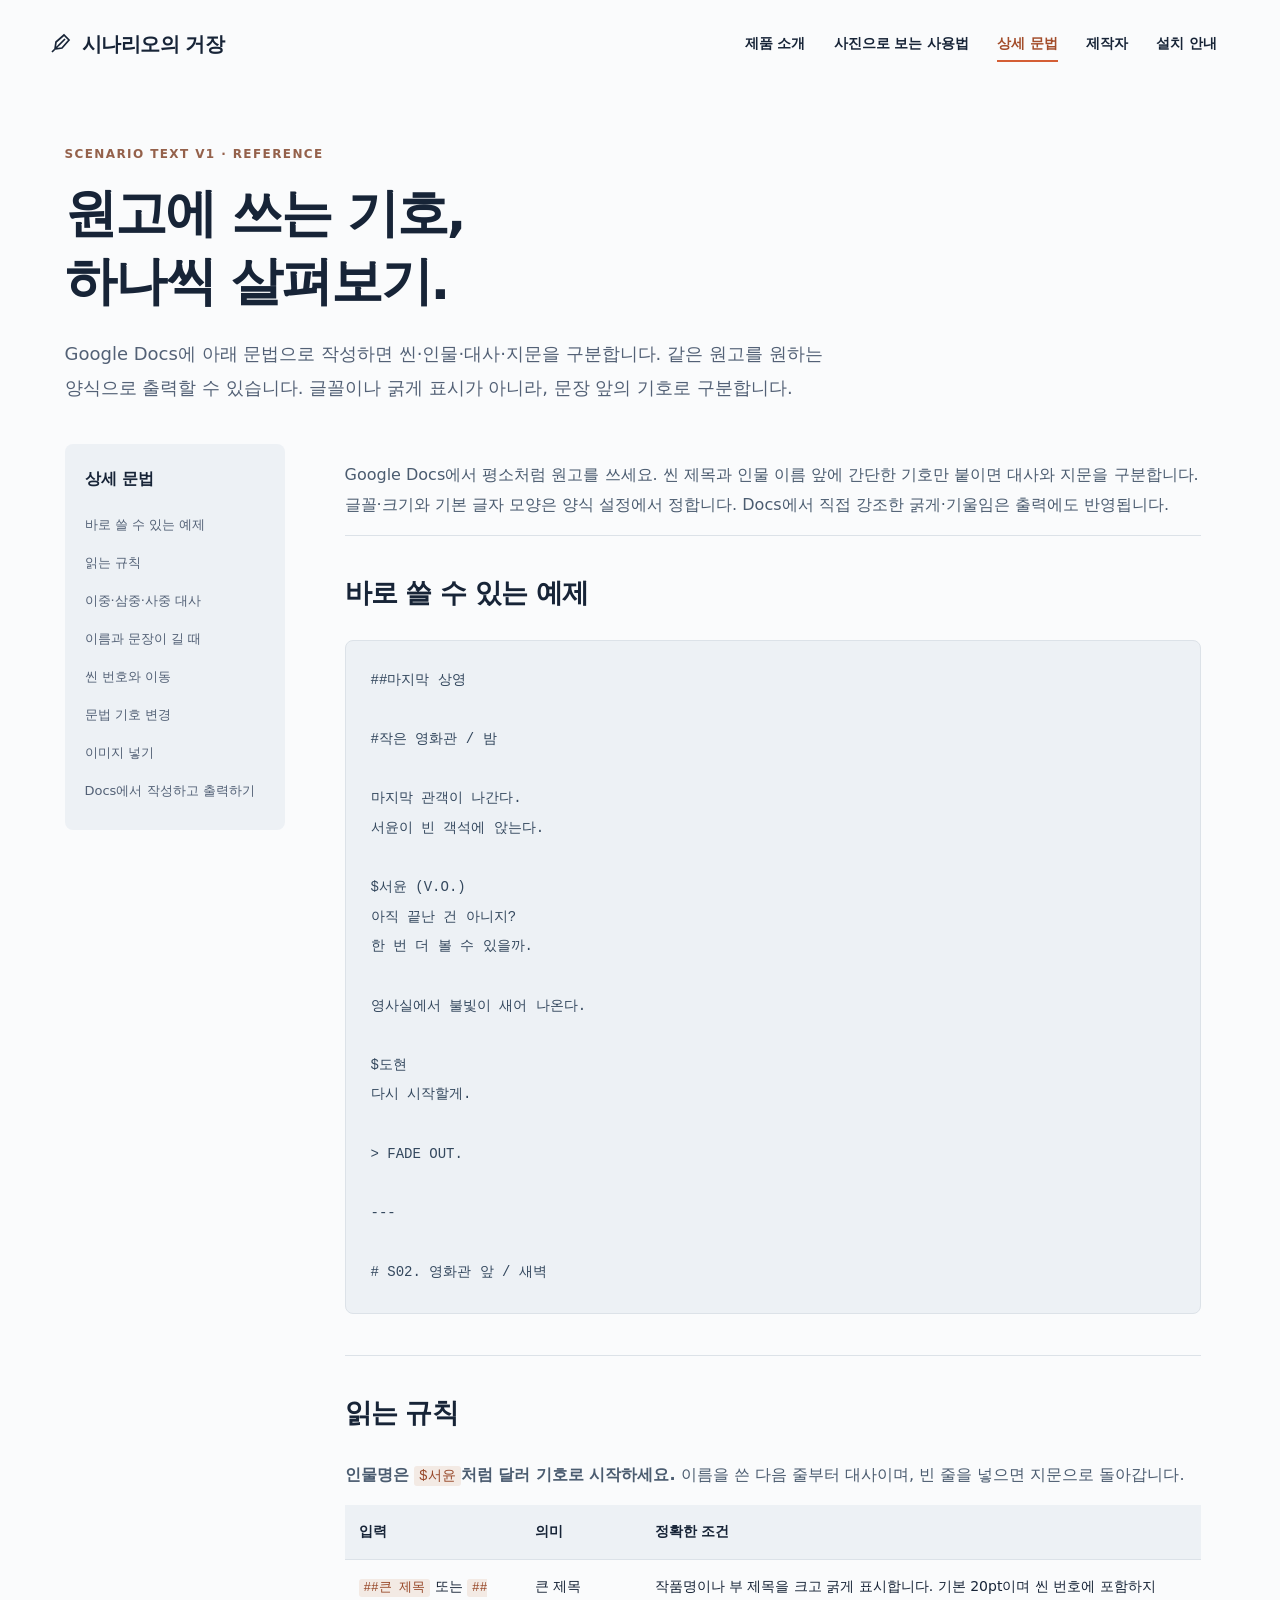
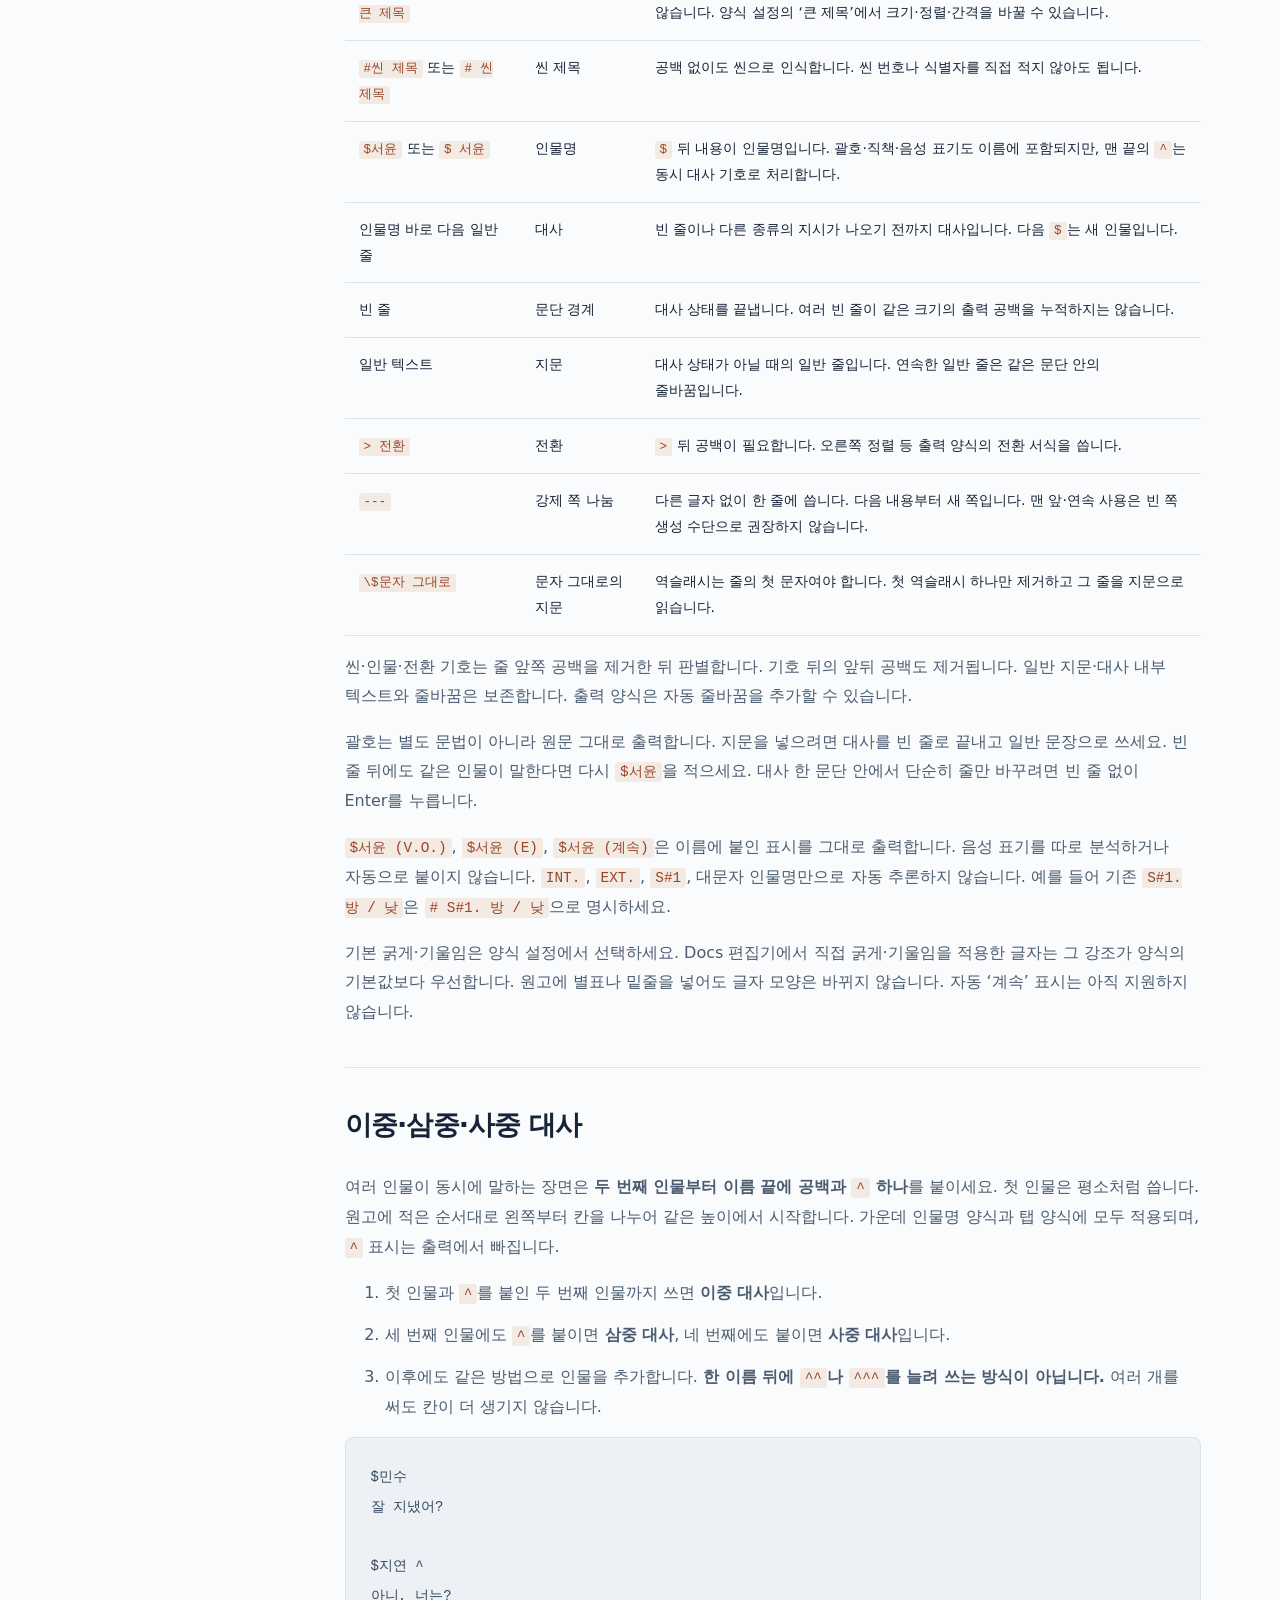
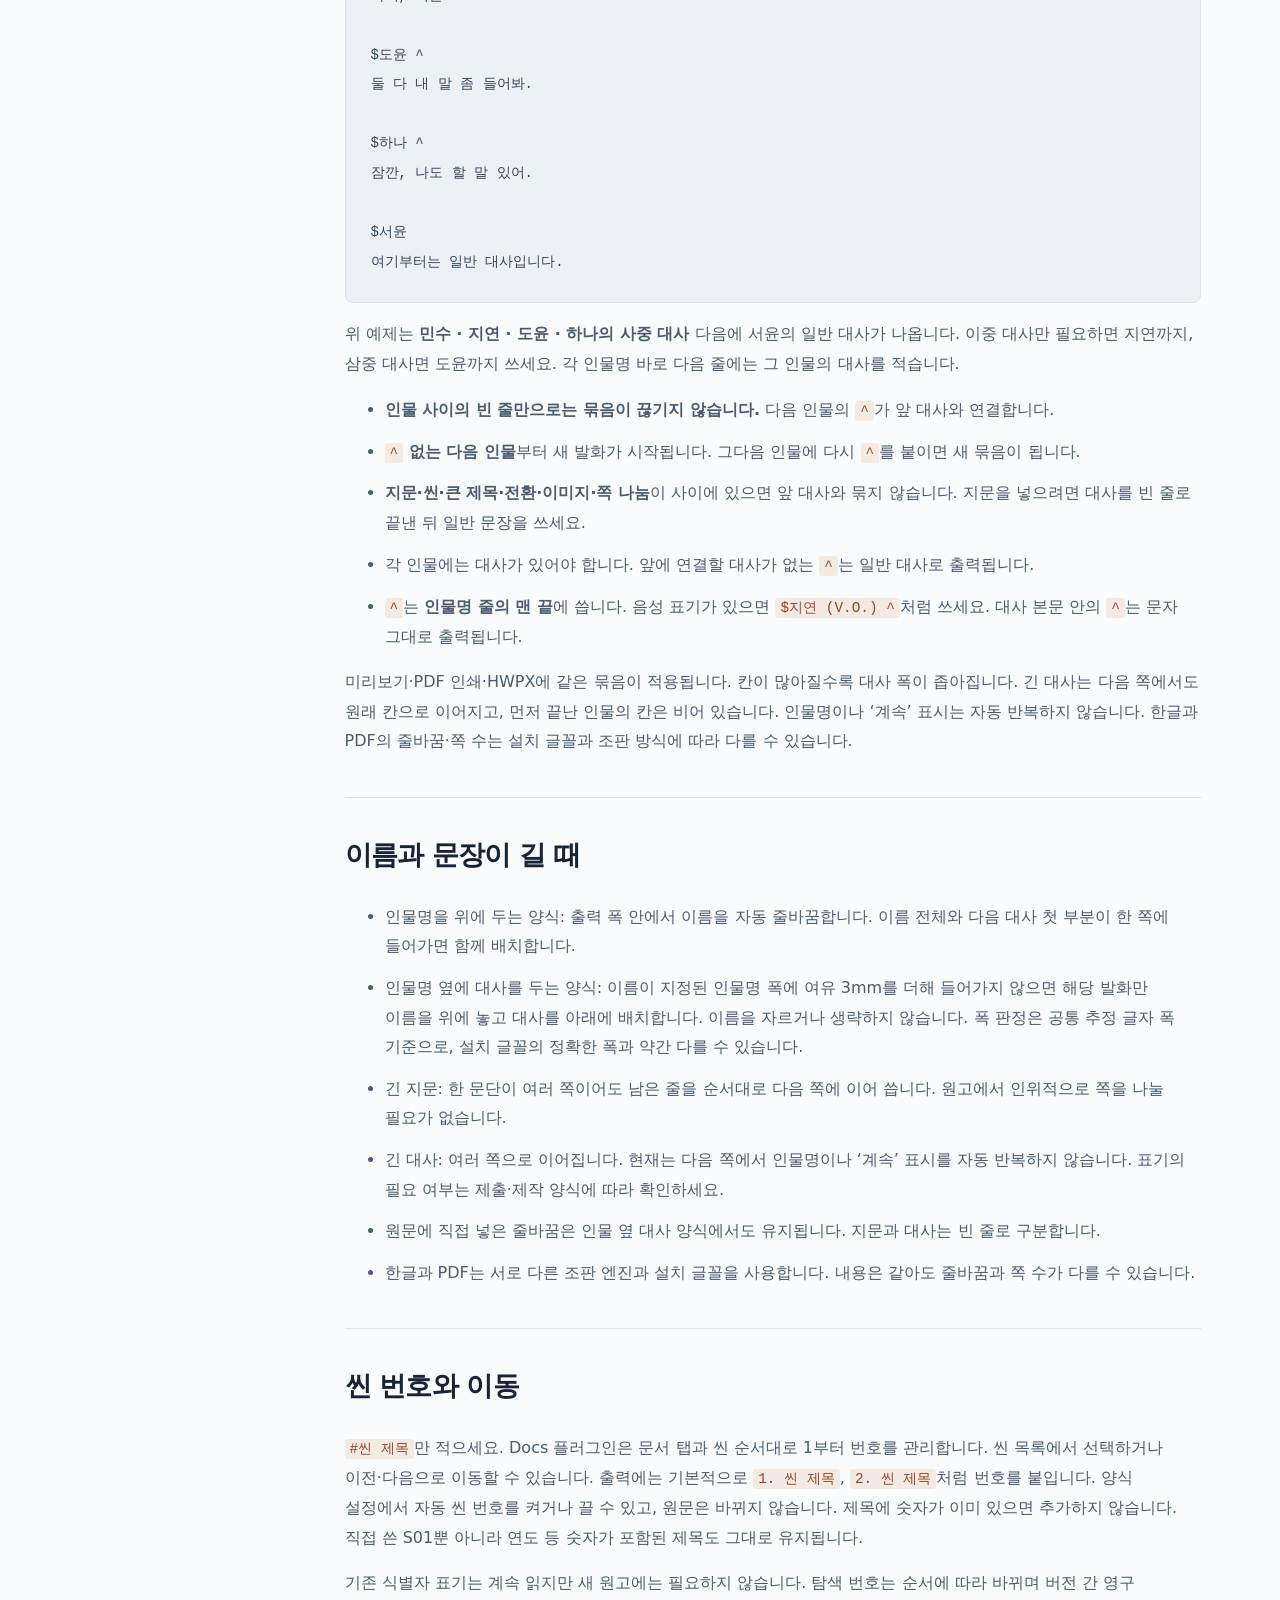
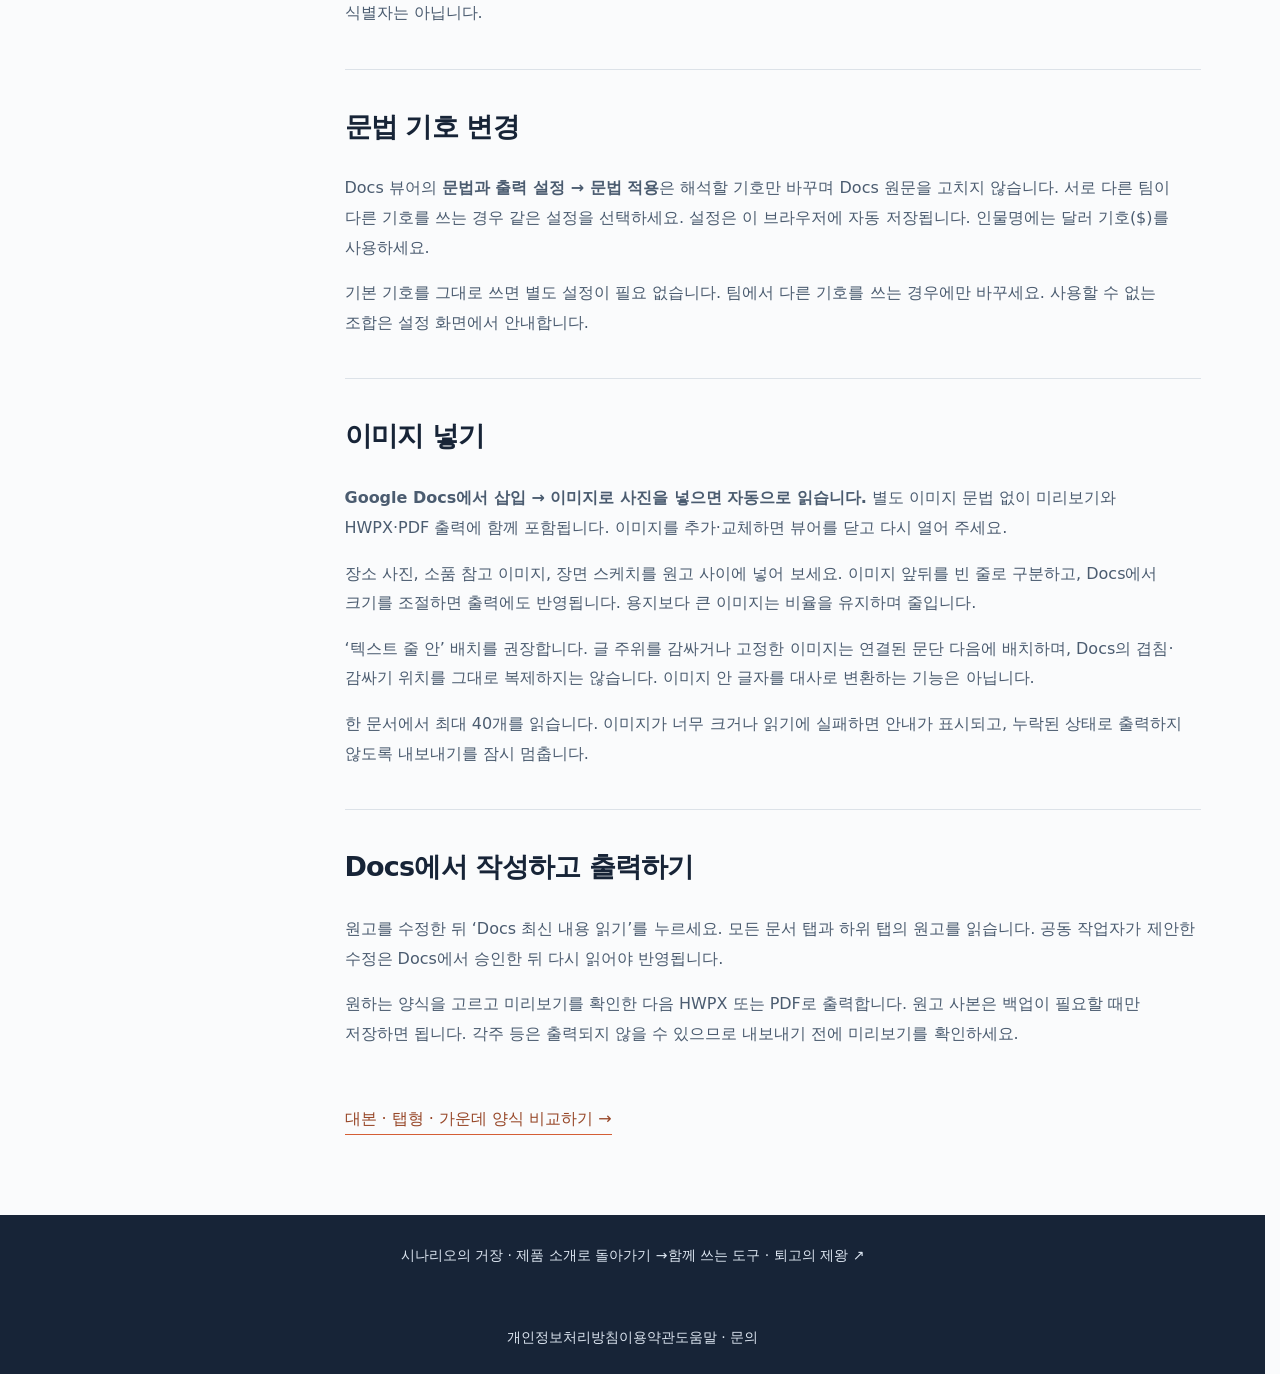
<file: scenariomaster/syntax.html>
<!doctype html><html lang="ko"><head><meta charset="utf-8"><meta name="viewport" content="width=device-width,initial-scale=1"><meta name="description" content="시나리오의 거장 상세 문법. Google Docs에서 씬, 인물, 대사와 지문을 쓰는 방법을 예시로 확인하세요."><title>상세 문법 — 시나리오의 거장</title><style>*{box-sizing:border-box}html{scroll-behavior:smooth;scroll-padding-top:28px}body{margin:0;background:#fafbfc;color:#172437;font:16px/1.85 system-ui,-apple-system,"Malgun Gothic",sans-serif;word-break:keep-all}a{color:inherit;text-decoration:none}a:focus-visible,pre:focus-visible,.table-scroll:focus-visible{outline:3px solid #d45e35;outline-offset:4px}header{max-width:1280px;margin:auto;padding:28px 48px;display:flex;justify-content:space-between;gap:24px;align-items:center}.brand{font-size:20px;font-weight:750;display:flex;align-items:center;gap:10px}nav{display:flex;gap:26px;flex-wrap:wrap;font-size:14px}nav [aria-current]{color:#a34d2b;border-bottom:2px solid #d45e35}.intro{max-width:1136px;margin:55px auto 40px}.eyebrow{font-size:12px;letter-spacing:1.4px;color:#94614b;font-weight:700}h1{font-size:52px;letter-spacing:-2px;line-height:1.3;margin:15px 0 22px}.intro>p:last-child{max-width:760px;color:#536176;font-size:18px}.layout{max-width:1136px;margin:0 auto 80px;display:grid;grid-template-columns:220px minmax(0,1fr);gap:60px}aside{position:sticky;top:25px;align-self:start;padding:20px;background:#edf1f5;border-radius:8px}aside strong{display:block;margin-bottom:12px}aside a{display:block;font-size:13px;color:#536176;padding:7px 0}aside a:hover{color:#a34d2b}article{min-width:0}section{border-top:1px solid #dce2e8;padding:20px 0 25px}h2{font-size:27px;letter-spacing:-.8px;margin:12px 0 22px}p,li{color:#4b5c70}li{margin:12px 0}code{font: .9em/1.8 ui-monospace,Consolas,monospace;background:#f3eae4;color:#974728;padding:2px 5px;border-radius:3px;overflow-wrap:anywhere}pre{padding:25px;background:#edf1f5;border:1px solid #dce2e8;border-radius:8px;white-space:pre-wrap;overflow-wrap:anywhere;word-break:normal}pre code{background:none;color:#34485e;padding:0;font-size:14px}table{width:100%;border-collapse:collapse;min-width:580px;font-size:14px;text-align:left}th{background:#edf1f5}td,th{padding:14px;vertical-align:top;border-bottom:1px solid #dce2e8}.table-scroll{overflow:auto}td:first-child{min-width:135px}td:nth-child(2){min-width:90px}footer{background:#172437;color:#dce5f0;padding:28px;text-align:center;font-size:14px}.return{display:inline-block;margin-top:15px;border-bottom:1px solid #d45e35;color:#974728}@media(max-width:1200px){.intro,.layout{margin-left:32px;margin-right:32px}.layout{gap:32px}}@media(max-width:760px){header{padding:22px;align-items:flex-start;flex-direction:column;gap:15px}nav{gap:20px}.intro{margin:32px 22px}h1{font-size:38px}.intro>p:last-child{font-size:16px}.layout{display:block;margin:0 22px 50px}aside{position:static;margin-bottom:28px}aside a{display:inline-block;margin-right:16px}h2{font-size:24px}pre{padding:18px}pre code{font-size:13px}}@media(prefers-reduced-motion:reduce){html{scroll-behavior:auto}}</style><link rel="stylesheet" href="./site-header.css">
</head><body><header class="site-header"><a class="brand" href="./"><svg width="24" height="24" viewBox="0 0 24 24" fill="none" stroke="currentColor" stroke-width="1.7" aria-hidden="true"><path d="m4 20 6-6m-3 3 1-7 8-7 5 5-7 8-7 1Z"/><path d="m10 14 7-7"/></svg>시나리오의 거장</a><nav aria-label="주요 메뉴"><a href="./">제품 소개</a><a href="./guide.html">사진으로 보는 사용법</a><a href="./syntax.html" aria-current="page">상세 문법</a><a href="./creators.html">제작자</a><a href="./install.html">설치 안내</a></nav></header><main><div class="intro"><p class="eyebrow">SCENARIO TEXT V1 · REFERENCE</p><h1>원고에 쓰는 기호,<br>하나씩 살펴보기.</h1><p>Google Docs에 아래 문법으로 작성하면 씬·인물·대사·지문을 구분합니다. 같은 원고를 원하는 양식으로 출력할 수 있습니다. 글꼴이나 굵게 표시가 아니라, 문장 앞의 기호로 구분합니다.</p></div><div class="layout"><aside aria-label="문법 목차"><strong>상세 문법</strong><a href="#rule-1">바로 쓸 수 있는 예제</a><a href="#rule-2">읽는 규칙</a><a href="#parallel-dialogue">이중·삼중·사중 대사</a><a href="#rule-3">이름과 문장이 길 때</a><a href="#rule-4">씬 번호와 이동</a><a href="#rule-5">문법 기호 변경</a><a href="#rule-7">이미지 넣기</a><a href="#rule-8">Docs에서 작성하고 출력하기</a></aside><article><p>Google Docs에서 평소처럼 원고를 쓰세요. 씬 제목과 인물 이름 앞에 간단한 기호만 붙이면 대사와 지문을 구분합니다. 글꼴·크기와 기본 글자 모양은 양식 설정에서 정합니다. Docs에서 직접 강조한 굵게·기울임은 출력에도 반영됩니다.</p><section id="rule-1"><h2>바로 쓸 수 있는 예제</h2><pre tabindex="0"><code>##마지막 상영

#작은 영화관 / 밤

마지막 관객이 나간다.
서윤이 빈 객석에 앉는다.

$서윤 (V.O.)
아직 끝난 건 아니지?
한 번 더 볼 수 있을까.

영사실에서 불빛이 새어 나온다.

$도현
다시 시작할게.

&gt; FADE OUT.

---

# S02. 영화관 앞 / 새벽</code></pre></section><section id="rule-2"><h2>읽는 규칙</h2><p><strong>인물명은 <code>$서윤</code>처럼 달러 기호로 시작하세요.</strong> 이름을 쓴 다음 줄부터 대사이며, 빈 줄을 넣으면 지문으로 돌아갑니다.</p><div class="table-scroll" tabindex="0" aria-label="입력 문법 규칙"><table><thead><tr><th>입력</th><th>의미</th><th>정확한 조건</th></tr></thead><tbody><tr><td><code>##큰 제목</code> 또는 <code>## 큰 제목</code></td><td>큰 제목</td><td>작품명이나 부 제목을 크고 굵게 표시합니다. 기본 20pt이며 씬 번호에 포함하지 않습니다. 양식 설정의 ‘큰 제목’에서 크기·정렬·간격을 바꿀 수 있습니다.</td></tr><tr><td><code>#씬 제목</code> 또는 <code># 씬 제목</code></td><td>씬 제목</td><td>공백 없이도 씬으로 인식합니다. 씬 번호나 식별자를 직접 적지 않아도 됩니다.</td></tr><tr><td><code>$서윤</code> 또는 <code>$ 서윤</code></td><td>인물명</td><td><code>$</code> 뒤 내용이 인물명입니다. 괄호·직책·음성 표기도 이름에 포함되지만, 맨 끝의 <code>^</code>는 동시 대사 기호로 처리합니다.</td></tr><tr><td>인물명 바로 다음 일반 줄</td><td>대사</td><td>빈 줄이나 다른 종류의 지시가 나오기 전까지 대사입니다. 다음 <code>$</code>는 새 인물입니다.</td></tr><tr><td>빈 줄</td><td>문단 경계</td><td>대사 상태를 끝냅니다. 여러 빈 줄이 같은 크기의 출력 공백을 누적하지는 않습니다.</td></tr><tr><td>일반 텍스트</td><td>지문</td><td>대사 상태가 아닐 때의 일반 줄입니다. 연속한 일반 줄은 같은 문단 안의 줄바꿈입니다.</td></tr><tr><td><code>&gt; 전환</code></td><td>전환</td><td><code>&gt;</code> 뒤 공백이 필요합니다. 오른쪽 정렬 등 출력 양식의 전환 서식을 씁니다.</td></tr><tr><td><code>---</code></td><td>강제 쪽 나눔</td><td>다른 글자 없이 한 줄에 씁니다. 다음 내용부터 새 쪽입니다. 맨 앞·연속 사용은 빈 쪽 생성 수단으로 권장하지 않습니다.</td></tr><tr><td><code>\$문자 그대로</code></td><td>문자 그대로의 지문</td><td>역슬래시는 줄의 첫 문자여야 합니다. 첫 역슬래시 하나만 제거하고 그 줄을 지문으로 읽습니다.</td></tr></tbody></table></div><p>씬·인물·전환 기호는 줄 앞쪽 공백을 제거한 뒤 판별합니다. 기호 뒤의 앞뒤 공백도 제거됩니다. 일반 지문·대사 내부 텍스트와 줄바꿈은 보존합니다. 출력 양식은 자동 줄바꿈을 추가할 수 있습니다.</p><p>괄호는 별도 문법이 아니라 원문 그대로 출력합니다. 지문을 넣으려면 대사를 빈 줄로 끝내고 일반 문장으로 쓰세요. 빈 줄 뒤에도 같은 인물이 말한다면 다시 <code>$서윤</code>을 적으세요. 대사 한 문단 안에서 단순히 줄만 바꾸려면 빈 줄 없이 Enter를 누릅니다.</p><p><code>$서윤 (V.O.)</code>, <code>$서윤 (E)</code>, <code>$서윤 (계속)</code>은 이름에 붙인 표시를 그대로 출력합니다. 음성 표기를 따로 분석하거나 자동으로 붙이지 않습니다. <code>INT.</code>, <code>EXT.</code>, <code>S#1</code>, 대문자 인물명만으로 자동 추론하지 않습니다. 예를 들어 기존 <code>S#1. 방 / 낮</code>은 <code># S#1. 방 / 낮</code>으로 명시하세요.</p><p>기본 굵게·기울임은 양식 설정에서 선택하세요. Docs 편집기에서 직접 굵게·기울임을 적용한 글자는 그 강조가 양식의 기본값보다 우선합니다. 원고에 별표나 밑줄을 넣어도 글자 모양은 바뀌지 않습니다. 자동 ‘계속’ 표시는 아직 지원하지 않습니다.</p></section><section id="parallel-dialogue"><h2>이중·삼중·사중 대사</h2><p>여러 인물이 동시에 말하는 장면은 <strong>두 번째 인물부터 이름 끝에 공백과 <code>^</code> 하나</strong>를 붙이세요. 첫 인물은 평소처럼 씁니다. 원고에 적은 순서대로 왼쪽부터 칸을 나누어 같은 높이에서 시작합니다. 가운데 인물명 양식과 탭 양식에 모두 적용되며, <code>^</code> 표시는 출력에서 빠집니다.</p><ol><li>첫 인물과 <code>^</code>를 붙인 두 번째 인물까지 쓰면 <strong>이중 대사</strong>입니다.</li><li>세 번째 인물에도 <code>^</code>를 붙이면 <strong>삼중 대사</strong>, 네 번째에도 붙이면 <strong>사중 대사</strong>입니다.</li><li>이후에도 같은 방법으로 인물을 추가합니다. <strong>한 이름 뒤에 <code>^^</code>나 <code>^^^</code>를 늘려 쓰는 방식이 아닙니다.</strong> 여러 개를 써도 칸이 더 생기지 않습니다.</li></ol><pre tabindex="0"><code>$민수
잘 지냈어?

$지연 ^
아니, 너는?

$도윤 ^
둘 다 내 말 좀 들어봐.

$하나 ^
잠깐, 나도 할 말 있어.

$서윤
여기부터는 일반 대사입니다.</code></pre><p>위 예제는 <strong>민수 · 지연 · 도윤 · 하나의 사중 대사</strong> 다음에 서윤의 일반 대사가 나옵니다. 이중 대사만 필요하면 지연까지, 삼중 대사면 도윤까지 쓰세요. 각 인물명 바로 다음 줄에는 그 인물의 대사를 적습니다.</p><ul><li><strong>인물 사이의 빈 줄만으로는 묶음이 끊기지 않습니다.</strong> 다음 인물의 <code>^</code>가 앞 대사와 연결합니다.</li><li><strong><code>^</code> 없는 다음 인물</strong>부터 새 발화가 시작됩니다. 그다음 인물에 다시 <code>^</code>를 붙이면 새 묶음이 됩니다.</li><li><strong>지문·씬·큰 제목·전환·이미지·쪽 나눔</strong>이 사이에 있으면 앞 대사와 묶지 않습니다. 지문을 넣으려면 대사를 빈 줄로 끝낸 뒤 일반 문장을 쓰세요.</li><li>각 인물에는 대사가 있어야 합니다. 앞에 연결할 대사가 없는 <code>^</code>는 일반 대사로 출력됩니다.</li><li><code>^</code>는 <strong>인물명 줄의 맨 끝</strong>에 씁니다. 음성 표기가 있으면 <code>$지연 (V.O.) ^</code>처럼 쓰세요. 대사 본문 안의 <code>^</code>는 문자 그대로 출력됩니다.</li></ul><p>미리보기·PDF 인쇄·HWPX에 같은 묶음이 적용됩니다. 칸이 많아질수록 대사 폭이 좁아집니다. 긴 대사는 다음 쪽에서도 원래 칸으로 이어지고, 먼저 끝난 인물의 칸은 비어 있습니다. 인물명이나 ‘계속’ 표시는 자동 반복하지 않습니다. 한글과 PDF의 줄바꿈·쪽 수는 설치 글꼴과 조판 방식에 따라 다를 수 있습니다.</p></section><section id="rule-3"><h2>이름과 문장이 길 때</h2><ul><li>인물명을 위에 두는 양식: 출력 폭 안에서 이름을 자동 줄바꿈합니다. 이름 전체와 다음 대사 첫 부분이 한 쪽에 들어가면 함께 배치합니다.</li><li>인물명 옆에 대사를 두는 양식: 이름이 지정된 인물명 폭에 여유 3mm를 더해 들어가지 않으면 해당 발화만 이름을 위에 놓고 대사를 아래에 배치합니다. 이름을 자르거나 생략하지 않습니다. 폭 판정은 공통 추정 글자 폭 기준으로, 설치 글꼴의 정확한 폭과 약간 다를 수 있습니다.</li><li>긴 지문: 한 문단이 여러 쪽이어도 남은 줄을 순서대로 다음 쪽에 이어 씁니다. 원고에서 인위적으로 쪽을 나눌 필요가 없습니다.</li><li>긴 대사: 여러 쪽으로 이어집니다. 현재는 다음 쪽에서 인물명이나 ‘계속’ 표시를 자동 반복하지 않습니다. 표기의 필요 여부는 제출·제작 양식에 따라 확인하세요.</li><li>원문에 직접 넣은 줄바꿈은 인물 옆 대사 양식에서도 유지됩니다. 지문과 대사는 빈 줄로 구분합니다.</li><li>한글과 PDF는 서로 다른 조판 엔진과 설치 글꼴을 사용합니다. 내용은 같아도 줄바꿈과 쪽 수가 다를 수 있습니다.</li></ul></section><section id="rule-4"><h2>씬 번호와 이동</h2><p><code>#씬 제목</code>만 적으세요. Docs 플러그인은 문서 탭과 씬 순서대로 1부터 번호를 관리합니다. 씬 목록에서 선택하거나 이전·다음으로 이동할 수 있습니다. 출력에는 기본적으로 <code>1. 씬 제목</code>, <code>2. 씬 제목</code>처럼 번호를 붙입니다. 양식 설정에서 자동 씬 번호를 켜거나 끌 수 있고, 원문은 바뀌지 않습니다. 제목에 숫자가 이미 있으면 추가하지 않습니다. 직접 쓴 S01뿐 아니라 연도 등 숫자가 포함된 제목도 그대로 유지됩니다.</p><p>기존 식별자 표기는 계속 읽지만 새 원고에는 필요하지 않습니다. 탐색 번호는 순서에 따라 바뀌며 버전 간 영구 식별자는 아닙니다.</p></section><section id="rule-5"><h2>문법 기호 변경</h2><p>Docs 뷰어의 <strong>문법과 출력 설정 → 문법 적용</strong>은 해석할 기호만 바꾸며 Docs 원문을 고치지 않습니다. 서로 다른 팀이 다른 기호를 쓰는 경우 같은 설정을 선택하세요. 설정은 이 브라우저에 자동 저장됩니다. 인물명에는 달러 기호($)를 사용하세요.</p><p>기본 기호를 그대로 쓰면 별도 설정이 필요 없습니다. 팀에서 다른 기호를 쓰는 경우에만 바꾸세요. 사용할 수 없는 조합은 설정 화면에서 안내합니다.</p></section><section id="rule-7"><h2>이미지 넣기</h2><p><strong>Google Docs에서 삽입 → 이미지로 사진을 넣으면 자동으로 읽습니다.</strong> 별도 이미지 문법 없이 미리보기와 HWPX·PDF 출력에 함께 포함됩니다. 이미지를 추가·교체하면 뷰어를 닫고 다시 열어 주세요.</p><p>장소 사진, 소품 참고 이미지, 장면 스케치를 원고 사이에 넣어 보세요. 이미지 앞뒤를 빈 줄로 구분하고, Docs에서 크기를 조절하면 출력에도 반영됩니다. 용지보다 큰 이미지는 비율을 유지하며 줄입니다.</p><p>‘텍스트 줄 안’ 배치를 권장합니다. 글 주위를 감싸거나 고정한 이미지는 연결된 문단 다음에 배치하며, Docs의 겹침·감싸기 위치를 그대로 복제하지는 않습니다. 이미지 안 글자를 대사로 변환하는 기능은 아닙니다.</p><p>한 문서에서 최대 40개를 읽습니다. 이미지가 너무 크거나 읽기에 실패하면 안내가 표시되고, 누락된 상태로 출력하지 않도록 내보내기를 잠시 멈춥니다.</p></section><section id="rule-8"><h2>Docs에서 작성하고 출력하기</h2><p>원고를 수정한 뒤 ‘Docs 최신 내용 읽기’를 누르세요. 모든 문서 탭과 하위 탭의 원고를 읽습니다. 공동 작업자가 제안한 수정은 Docs에서 승인한 뒤 다시 읽어야 반영됩니다.</p><p>원하는 양식을 고르고 미리보기를 확인한 다음 HWPX 또는 PDF로 출력합니다. 원고 사본은 백업이 필요할 때만 저장하면 됩니다. 각주 등은 출력되지 않을 수 있으므로 내보내기 전에 미리보기를 확인하세요.</p></section><a class="return" href="./#examples">대본 · 탭형 · 가운데 양식 비교하기 →</a></article></div></main><footer><a href="./">시나리오의 거장 · 제품 소개로 돌아가기 →</a><a href="https://neoulshim.github.io/KingOfRevision/">함께 쓰는 도구 · 퇴고의 제왕 ↗</a></footer><!-- Cloudflare Web Analytics --><script defer src="./site-runtime.js"></script><!-- End Cloudflare Web Analytics --><footer><a href="./privacy.html">개인정보처리방침</a><a href="./terms.html">이용약관</a><a href="./support.html">도움말 · 문의</a></footer></body></html>
</file>
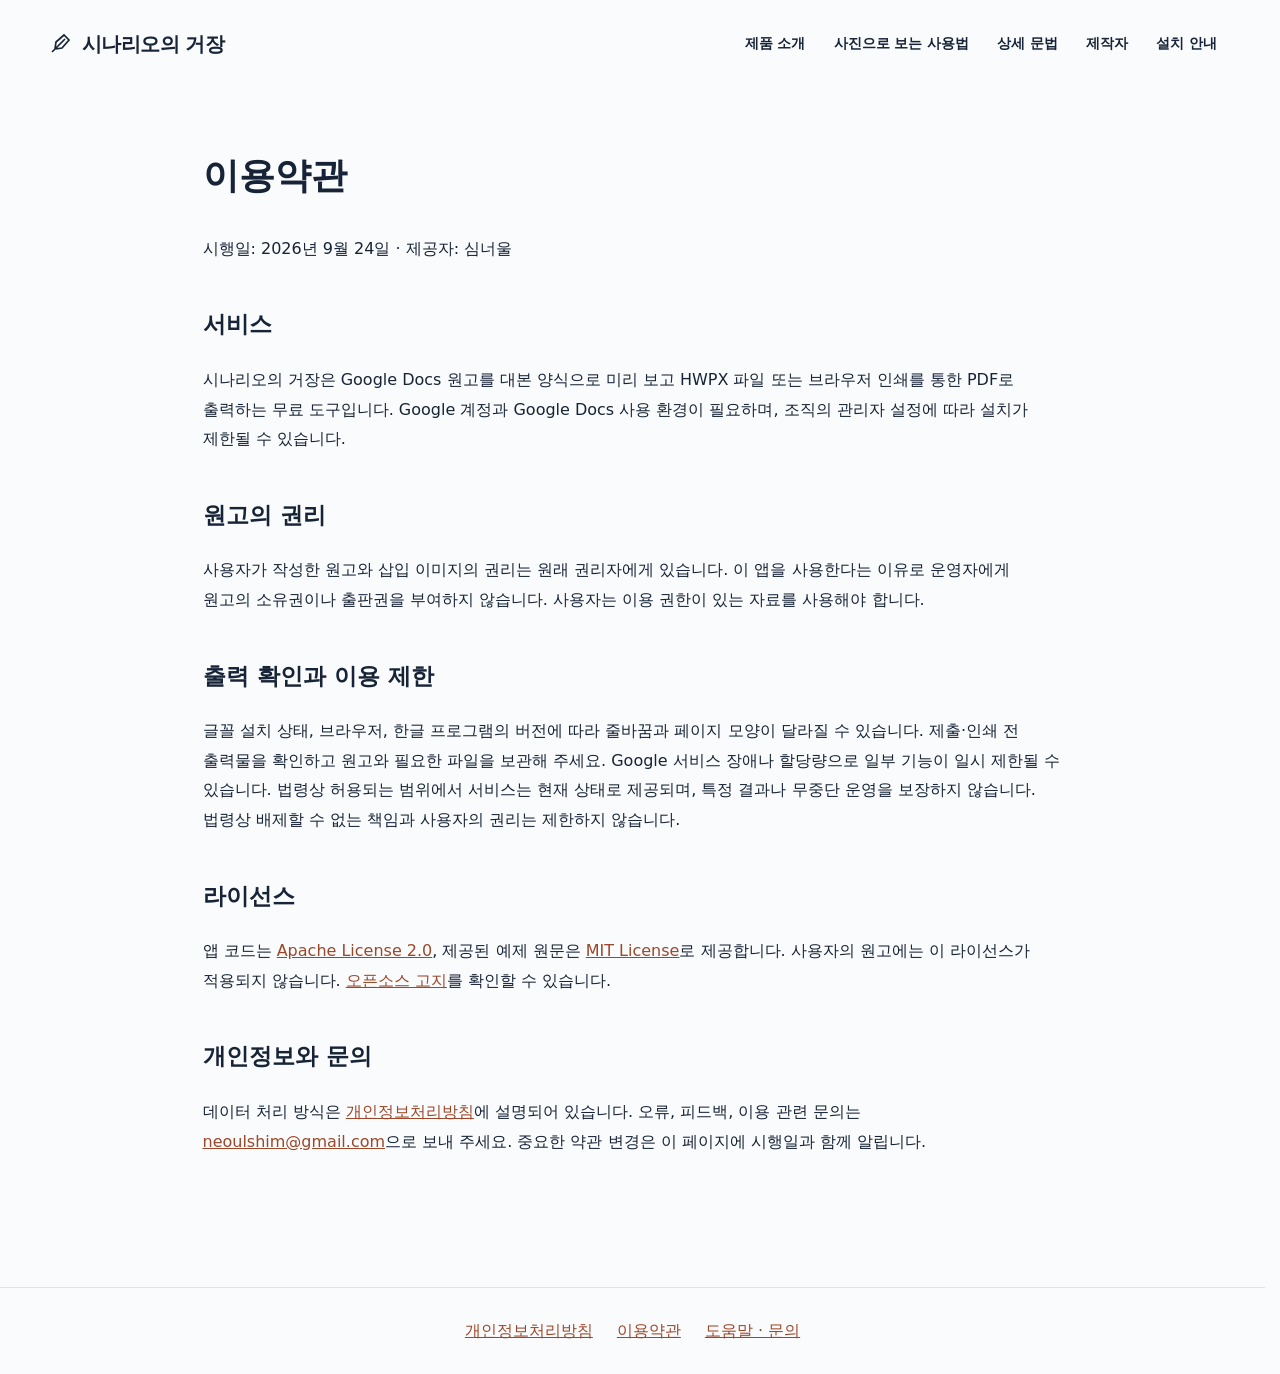
<file: scenariomaster/terms.html>
<!doctype html><html lang="ko"><head><meta charset="utf-8"><meta name="viewport" content="width=device-width,initial-scale=1"><title>이용약관 — 시나리오의 거장</title><style>body{margin:0;background:#fafbfc;color:#172437;font:16px/1.85 system-ui,sans-serif;word-break:keep-all}a{color:#9d4729}main{max-width:860px;margin:55px auto;padding:0 24px 60px}h1{font-size:36px}h2{margin-top:40px;font-size:23px}footer{display:flex;gap:24px;flex-wrap:wrap;padding:28px;justify-content:center;border-top:1px solid #dce2e8}</style><link rel="stylesheet" href="./site-header.css"></head><body><header class="site-header"><a class="brand" href="./"><svg width="24" height="24" viewBox="0 0 24 24" fill="none" stroke="currentColor" stroke-width="1.7" aria-hidden="true"><path d="m4 20 6-6m-3 3 1-7 8-7 5 5-7 8-7 1Z"/><path d="m10 14 7-7"/></svg>시나리오의 거장</a><nav aria-label="주요 메뉴"><a href="./">제품 소개</a><a href="./guide.html">사진으로 보는 사용법</a><a href="./syntax.html">상세 문법</a><a href="./creators.html">제작자</a><a href="./install.html">설치 안내</a></nav></header><main><h1>이용약관</h1><p>시행일: 2026년 9월 24일 · 제공자: 심너울</p><h2>서비스</h2><p>시나리오의 거장은 Google Docs 원고를 대본 양식으로 미리 보고 HWPX 파일 또는 브라우저 인쇄를 통한 PDF로 출력하는 무료 도구입니다. Google 계정과 Google Docs 사용 환경이 필요하며, 조직의 관리자 설정에 따라 설치가 제한될 수 있습니다.</p><h2>원고의 권리</h2><p>사용자가 작성한 원고와 삽입 이미지의 권리는 원래 권리자에게 있습니다. 이 앱을 사용한다는 이유로 운영자에게 원고의 소유권이나 출판권을 부여하지 않습니다. 사용자는 이용 권한이 있는 자료를 사용해야 합니다.</p><h2>출력 확인과 이용 제한</h2><p>글꼴 설치 상태, 브라우저, 한글 프로그램의 버전에 따라 줄바꿈과 페이지 모양이 달라질 수 있습니다. 제출·인쇄 전 출력물을 확인하고 원고와 필요한 파일을 보관해 주세요. Google 서비스 장애나 할당량으로 일부 기능이 일시 제한될 수 있습니다. 법령상 허용되는 범위에서 서비스는 현재 상태로 제공되며, 특정 결과나 무중단 운영을 보장하지 않습니다. 법령상 배제할 수 없는 책임과 사용자의 권리는 제한하지 않습니다.</p><h2>라이선스</h2><p>앱 코드는 <a href="./LICENSE.txt">Apache License 2.0</a>, 제공된 예제 원문은 <a href="./EXAMPLE_LICENSE.txt">MIT License</a>로 제공합니다. 사용자의 원고에는 이 라이선스가 적용되지 않습니다. <a href="./THIRD_PARTY_NOTICES.txt">오픈소스 고지</a>를 확인할 수 있습니다.</p><h2>개인정보와 문의</h2><p>데이터 처리 방식은 <a href="./privacy.html">개인정보처리방침</a>에 설명되어 있습니다. 오류, 피드백, 이용 관련 문의는 <a href="mailto:neoulshim@gmail.com">neoulshim@gmail.com</a>으로 보내 주세요. 중요한 약관 변경은 이 페이지에 시행일과 함께 알립니다.</p></main><footer><a href="./privacy.html">개인정보처리방침</a><a href="./terms.html">이용약관</a><a href="./support.html">도움말 · 문의</a></footer></body></html>
</file>
<file: kingofrevision/assets/index-DsQ9EAVg.css>
:root{color:#292b35;--ink:#292b35;--muted:#707481;--line:#dce0e8;--accent:#6250cc;--accent-hover:#503eb5;--green:#20733b;--red:#b63843;--font-size:17px;--lightningcss-light:initial;--lightningcss-dark: ;color-scheme:light;background:#f7f8fb;font-family:Malgun Gothic,Apple SD Gothic Neo,system-ui,sans-serif;font-size:16px}*{box-sizing:border-box}body{margin:0}button,input,select{font:inherit}button,a{-webkit-tap-highlight-color:transparent}button{cursor:pointer;border:1px solid var(--line);color:inherit;background:#fff;border-radius:7px;padding:9px 14px;font-size:14px;line-height:1.5}button:hover{background:#f0f1f7;border-color:#b8bdd0}button:disabled{opacity:.45;cursor:default}button:focus-visible,a:focus-visible,input:focus-visible,select:focus-visible{outline-offset:3px;outline:3px solid #ab9df3}a{color:var(--accent);text-decoration:none}a:hover{text-decoration:underline}svg{flex:none;width:22px;height:22px}.primary{background:var(--accent);border-color:var(--accent);color:#fff;font-weight:700;box-shadow:0 3px 8px #6250cc15}.primary:hover{background:var(--accent-hover);border-color:var(--accent-hover)}.secondary{background:#fff;font-weight:600}.text-btn{color:var(--muted);background:0 0;border-color:#0000;padding:5px 8px;font-size:13px}.text-btn:hover{border-color:#0000}.icon-btn{background:0 0;border-color:#0000;padding:4px 9px;font-size:21px}.hidden{display:none!important}.muted{color:var(--muted)}.app-header{color:#fff;background:#20212a;justify-content:space-between;align-items:center;gap:20px;height:80px;padding:0 4vw;display:flex}.brand{color:#fff;letter-spacing:-.7px;align-items:center;gap:12px;font-size:19px;font-weight:700;display:flex;text-decoration:none!important}.brand svg{color:#dfc07a;width:32px;height:36px}.brand small{letter-spacing:2px;color:#a7a7b6;margin-top:4px;font-size:10px;font-weight:400;display:block}.header-center{color:#bbbeca;align-items:center;gap:8px;font-size:13px;display:flex}.local-dot{background:#91c89d;border-radius:50%;width:6px;height:6px;display:inline-block}.app-header .text-btn{color:#d5d7e0}.app-header .text-btn:hover{background:#353643}.help-icon{border:1px solid #777b8b;border-radius:50%;place-items:center;width:18px;height:18px;margin-left:5px;font-size:12px;display:inline-grid}.home{max-width:1096px;margin:auto;padding:45px 36px 20px}.eyebrow{letter-spacing:.5px;color:var(--accent);font-size:12px;font-weight:700}h1{letter-spacing:-1.5px;margin:10px 0;font-size:30px;font-weight:700;line-height:1.4}.intro-title>p{color:var(--muted);margin:0;font-size:15px;line-height:1.8}.file-pair{grid-template-columns:1fr 42px 1fr;align-items:center;gap:15px;margin-top:30px;display:grid}.file-card{text-align:center;white-space:normal;background:#fff;border:1px dashed #b7becd;border-radius:12px;flex-direction:column;align-items:center;min-height:245px;padding:33px 20px 24px;transition:all .15s;display:flex;position:relative}.file-card:hover,.file-card.dragover{border-color:var(--accent);background:#f3f0ff;box-shadow:0 0 0 3px #6250cc0a}.file-card.ready{background:#fcfbff;border-style:solid;border-color:#8f80db}.file-step{color:#828997;font-size:12px;font-weight:700;position:absolute;top:18px;left:20px}.file-step span{letter-spacing:1.3px;margin-left:7px;font-size:10px;font-weight:400}.file-card>svg{color:#858e9e;width:36px;height:43px;margin:10px 0 15px}.file-card.revised>svg{color:#76c}.file-card>strong{letter-spacing:-.5px;margin-bottom:9px;font-size:19px}.file-name{color:var(--muted);overflow-wrap:anywhere;font-size:13px;line-height:1.7}.file-tag{color:#787e8c;letter-spacing:.5px;background:#f0f2f7;border-radius:4px;margin-top:14px;padding:2px 7px;font-size:11px}.swap-btn{color:#858c9c;background:#fff;border:1px solid #d7dbe6;border-radius:50%;width:38px;height:38px;padding:0;font-size:22px}.compare-action{align-items:center;gap:20px;margin:23px 0 25px;display:flex}.compare-action .primary{text-align:left;justify-content:space-between;gap:28px;min-width:240px;padding:12px 24px;font-size:15px;display:flex}.compare-action>span{color:var(--muted);font-size:13px}.scene-rule{color:#505765;background:#edf0f7;border-radius:9px;align-items:center;gap:16px;padding:18px 20px;display:flex}.return-symbol{color:#8e8daf;text-align:center;flex:none;width:33px;font-size:27px}.scene-rule>div{flex:1}.scene-rule strong{color:#414557;font-size:14px}.scene-rule p{color:#687082;margin:6px 0 0;font-size:12px;line-height:1.7}.scene-rule p b{font-weight:600}.demo-card{border:1px solid var(--line);background:#fff;border-radius:10px;align-items:center;gap:26px;margin-top:26px;padding:22px 26px;display:flex}.demo-label{color:var(--accent);border-right:1px solid var(--line);white-space:nowrap;padding-right:24px;font-size:12px;font-weight:700;line-height:1.7}.demo-label>span{color:var(--muted);margin-top:6px;font-size:11px;font-weight:400;display:block}.demo-description{flex:1}.demo-description h2{letter-spacing:-.5px;margin:0 0 7px;font-size:16px}.demo-description p{color:var(--muted);margin:0;font-size:12px;line-height:1.7}.demo-downloads{align-items:center;gap:10px;margin-top:10px;font-size:12px;display:flex}.demo-downloads>span{color:#c7cbd4}.demo-card button{padding:10px 15px;font-size:13px}.home-footer{color:#848b98;justify-content:space-between;gap:15px;margin:27px 0 6px;font-size:11px;line-height:1.7;display:flex}.workspace{grid-template-columns:260px minmax(0,1fr);height:calc(100dvh - 80px);min-height:460px;display:grid}.side{border-right:1px solid var(--line);background:#f7f8fb;flex-direction:column;min-height:0;display:flex}.side-top{border-bottom:1px solid var(--line);padding:20px 17px 16px}.back-btn{margin-bottom:19px;padding:0;font-size:12px}.side-title{overflow-wrap:anywhere;margin:0 0 12px;font-size:15px}.doc-stat{color:var(--muted);justify-content:space-between;margin:9px 0;font-size:12px;display:flex}.doc-stat strong{color:var(--ink);font-variant-numeric:tabular-nums;font-weight:600}.search-input{width:100%;color:var(--ink);background:#fff;border:1px solid #c5cad7;border-radius:6px;margin-top:12px;padding:9px 10px;font-size:13px}.side-filter{color:var(--muted);justify-content:space-between;align-items:center;gap:5px;padding:12px 14px 7px;font-size:12px;display:flex}.side-filter select{color:var(--ink);background:0 0;border:0;max-width:135px;font-size:12px}.scene-list{scrollbar-width:thin;flex:1;padding:0 8px 12px;overflow:auto}.scene-link{text-align:left;background:0 0;border:1px solid #0000;border-radius:6px;align-items:flex-start;gap:9px;width:100%;margin:3px 0;padding:11px 9px;display:flex}.scene-link.active{color:#47388f;background:#eae5fc;border-color:#c5bcee}.scene-num{color:#8c91a0;font-variant-numeric:tabular-nums;min-width:19px;margin-top:2px;font-size:11px}.scene-link-text{flex:1;min-width:0}.scene-link-text strong{white-space:nowrap;text-overflow:ellipsis;font-size:13px;font-weight:500;display:block;overflow:hidden}.scene-link-text small{color:#858b99;margin-top:5px;font-size:11px;display:block}.badge{color:#717889;background:#e8eaf0;border-radius:8px;margin-top:2px;padding:1px 5px;font-size:10px}.badge.done{color:#2d7844;background:#dff2e5}.side-progress{border-top:1px solid var(--line);background:#f7f8fb;padding:14px 17px}.progress-text{color:#6b7180;justify-content:space-between;margin-bottom:9px;font-size:12px;display:flex}.progress-track{background:#e0e3eb;border-radius:3px;height:4px;overflow:hidden}.progress-fill{background:var(--accent);height:100%;transition:width .2s}.side-rule{color:#7d8392;margin-top:13px;font-size:11px;line-height:1.7}.main-panel{background:#fff;flex-direction:column;min-width:0;min-height:0;display:flex}.workspace-head{border-bottom:1px solid var(--line);justify-content:space-between;align-items:center;gap:12px;min-height:73px;padding:15px 24px;display:flex}.workspace-head h2{letter-spacing:-.5px;margin:0 0 5px;font-size:18px}.workspace-head .sub{color:var(--muted);font-size:12px;line-height:1.6}.head-actions{align-items:center;gap:7px;display:flex}.head-actions button{font-size:12px}.head-actions .primary{padding:10px 16px;font-size:13px}.toolbar{border-bottom:1px solid var(--line);background:#f8f9fc;flex-wrap:wrap;justify-content:space-between;align-items:center;gap:12px;min-height:49px;padding:9px 23px;display:flex}.toolbar-left,.toolbar-right{flex-wrap:wrap;align-items:center;gap:6px;display:flex}.toolbar button{padding:5px 9px;font-size:12px}.toolbar-label{color:var(--muted);margin-right:4px;font-size:12px}.segmented{display:flex}.segmented button{border-radius:0}.segmented button:first-child{border-radius:5px 0 0 5px}.segmented button:last-child{border-radius:0 5px 5px 0;margin-left:-1px}.segmented button.active{color:var(--accent);box-shadow:inset 0 -2px var(--accent);background:#fff;position:relative}.font-output{color:#717786;text-align:center;min-width:25px;font-size:12px}.columns{border-bottom:1px solid var(--line);grid-template-columns:1fr 1fr;display:grid}.columns>div{justify-content:space-between;align-items:center;gap:15px;min-width:0;padding:11px 23px;display:flex}.columns>div+div{border-left:1px solid var(--line)}.columns strong{white-space:nowrap;font-size:13px}.columns small{color:var(--muted);white-space:nowrap;text-overflow:ellipsis;font-size:11px;overflow:hidden}.color-key{background:#c7535f;border-radius:2px;width:7px;height:7px;margin-right:8px;display:inline-block}.color-key.new{background:#41955a}.diff-pane{scrollbar-gutter:stable;scroll-behavior:smooth;overscroll-behavior:contain;flex:1;overflow:auto}.review-note{color:#727886;background:#fafbfe;border-bottom:1px solid #e7eaf1;padding:10px 23px;font-size:12px;line-height:1.7}.row{grid-template-columns:minmax(0,1fr) minmax(0,1fr);display:grid}.cell{min-width:0;font-size:var(--font-size);grid-template-columns:42px minmax(0,1fr);line-height:1.9;display:grid}.cell+.cell{border-left:1px solid #e2e5ed}.line-no{text-align:right;color:#9da2b0;font-size:10px;line-height:calc(var(--font-size)*1.9);-webkit-user-select:none;user-select:none;padding:7px 9px 7px 0;font-family:Consolas,ui-monospace,monospace}.text{white-space:pre-wrap;word-break:keep-all;overflow-wrap:anywhere;letter-spacing:-.1px;min-height:calc(var(--font-size)*1.9 + 14px);margin:0;padding:7px 24px 7px 3px}.cell.deleted{background:#fff1f2}.cell.added{background:#effaf2}.cell.deleted .line-no{color:#ba5661;background:#ffe5e8}.cell.added .line-no{color:#468f5b;background:#daf1e1}.cell.blank{background:repeating-linear-gradient(135deg,#f8f9fb,#f8f9fb 5px,#f1f3f7 5px 6px)}.inline-edit{border-radius:2px}.deleted .inline-edit{background:#ffcbd2}.added .inline-edit{background:#b7e8c4}.equal-row .text{color:#5f6673}.empty-para{color:#9ba3b1;-webkit-user-select:none;user-select:none;font-size:12px}.change{border-top:1px solid var(--line);border-bottom:1px solid var(--line);scroll-margin-top:0}.change+.change{border-top:0}.change.focused{box-shadow:inset 3px 0 var(--accent)}.change-head{border-bottom:1px solid var(--line);z-index:2;background:#f5f6fa;justify-content:space-between;align-items:center;gap:14px;min-height:49px;padding:10px 20px;display:flex;position:sticky;top:0}.change-meta{flex-wrap:wrap;align-items:center;gap:9px;font-size:12px;display:flex}.change-meta strong{font-size:12px;font-weight:600}.change-meta small{color:#8a8f9b;font-size:11px}.choice-status{color:#977524;background:#fff9e5;border:1px solid #d6ba79;border-radius:9px;padding:2px 6px;font-size:10px;line-height:1.3}.choice-status.old{color:#3b6598;background:#e9f3ff;border-color:#a8c6e9}.choice-status.new{color:#277140;background:#e5f5ea;border-color:#abd5b8}.choice-actions{align-items:center;gap:5px;display:flex}.choice-btn{white-space:nowrap;padding:5px 9px;font-size:12px}.choice-btn.selected[data-value=old]{color:#355f95;background:#e3efff;border-color:#9bbbe5;font-weight:600}.choice-btn.selected[data-value=new]{color:#267340;background:#dff3e5;border-color:#93c5a3;font-weight:600}.clear-btn{padding:3px 6px;font-size:16px}.context-gap{text-align:center;background:#f1f5fc;border-top:1px solid #e1e7f2;border-bottom:1px solid #e1e7f2;padding:6px}.context-gap button{color:#657b9f;background:0 0;border:0;padding:4px 8px;font-size:12px}.end-scene{color:var(--muted);justify-content:center;align-items:center;gap:16px;padding:33px 20px 40px;font-size:13px;display:flex}.end-scene button{font-size:13px}.workspace-footer{border-top:1px solid var(--line);color:#7c8290;background:#f7f8fb;justify-content:space-between;align-items:center;gap:14px;min-height:36px;padding:8px 16px;font-size:11px;display:flex}.workspace-footer>div{align-items:center;gap:12px;display:flex}.workspace-footer button{padding:1px 4px;font-size:11px}.empty-result{text-align:center;color:var(--muted);padding:55px 25px;line-height:1.8}.empty-result h3{color:var(--ink);margin-top:8px;font-size:19px}.warning-note{color:#866b2c;background:#fff9e8;border-bottom:1px solid #eedfae;padding:11px 23px;font-size:12px;line-height:1.7}mark{color:inherit;background:#ffe18b;border-radius:2px}dialog{width:min(620px,100vw - 32px);color:var(--ink);border:1px solid #dce0e8;border-radius:12px;padding:0;box-shadow:0 25px 80px #20212a33}dialog::backdrop{background:#20212a66}.dialog-heading{border-bottom:1px solid var(--line);justify-content:space-between;align-items:center;gap:15px;padding:18px 24px;display:flex}.dialog-heading h2{letter-spacing:-.5px;margin:0;font-size:18px}.dialog-body{max-height:75dvh;padding:22px 26px;font-size:14px;line-height:1.85;overflow:auto}.dialog-body p{margin:0 0 15px}.dialog-body li{margin:8px 0}.dialog-body ol{margin:0 0 22px;padding-left:22px}.rule-box{background:#f5f6fa;border:1px solid #d6d9e6;border-radius:7px;margin:18px 0;padding:15px 18px}.rule-box b{font-size:14px}.rule-box pre{background:#fff;border:1px solid #e4e6ed;border-radius:5px;padding:12px;font-family:inherit;font-size:13px;line-height:1.8}.rule-box p{color:#717786;margin:8px 0 0;font-size:12px}.dialog-footer{border-top:1px solid var(--line);background:#f7f8fb;justify-content:flex-end;gap:8px;padding:17px 24px;display:flex}.export-stats{grid-template-columns:repeat(3,1fr);gap:10px;margin:16px 0 20px;display:grid}.export-stat{text-align:center;border:1px solid var(--line);color:var(--muted);background:#f5f6fa;border-radius:7px;padding:15px 7px;font-size:12px}.export-stat strong{color:var(--ink);font-size:24px;font-weight:600;display:block}.export-warning{background:#fff8e5;border:1px solid #e7d39c;border-radius:7px;margin-bottom:16px;padding:12px;font-size:13px}.export-name{border:1px solid #bfc4d2;border-radius:6px;width:100%;margin:7px 0 17px;padding:10px 12px;display:block}.export-form label{font-size:13px;font-weight:600}.busy{z-index:50;-webkit-backdrop-filter:blur(5px);backdrop-filter:blur(5px);background:#f7f8fbea;flex-direction:column;justify-content:center;align-items:center;gap:22px;display:flex;position:fixed;inset:0}.busy b{font-size:17px;font-weight:500}.spinner{border:3px solid #e1ddf2;border-top-color:var(--accent);border-radius:50%;width:36px;height:36px;animation:1s linear infinite spin}@keyframes spin{to{transform:rotate(360deg)}}#toast{z-index:100;color:#fff;opacity:0;pointer-events:none;background:#252732;border-radius:8px;width:max-content;max-width:min(650px,100vw - 30px);padding:12px 20px;font-size:13px;line-height:1.7;transition:all .15s;position:fixed;bottom:26px;left:50%;transform:translate(-50%,12px);box-shadow:0 8px 28px #0002}#toast.show{opacity:1;transform:translate(-50%)}@media (min-width:1650px){.home{padding-top:65px}.file-card{min-height:270px}.text{padding-right:38px}.cell{grid-template-columns:51px minmax(0,1fr)}}@media (max-width:1100px){.workspace{grid-template-columns:215px minmax(0,1fr)}.workspace-head{padding:12px 16px}.head-actions{gap:4px}.head-actions button{padding:7px 8px;font-size:11px}.head-actions .primary{padding:8px 11px;font-size:12px}.toolbar{padding:8px 16px}.columns>div{padding:10px 17px}.columns small{max-width:145px}.cell{grid-template-columns:32px minmax(0,1fr)}.line-no{padding-right:6px}.text{padding-right:16px}.change-head{gap:8px;padding:9px 12px}.change-meta small{display:none}.side-rule{font-size:10px}}@media (max-width:800px){.app-header{height:66px;padding:0 18px}.brand{font-size:17px}.brand svg{width:26px;height:29px}.brand small{font-size:8px}.header-center{display:none}.home{padding:28px 22px 20px}.intro-title h1{font-size:25px}.intro-title>p{font-size:14px}.file-pair{grid-template-columns:1fr 28px 1fr;gap:8px;margin-top:24px}.file-card{min-height:240px;padding:34px 12px 22px}.file-step{font-size:11px;left:13px}.file-step span{margin-left:5px;font-size:9px}.file-card>strong{font-size:17px}.file-name{font-size:12px}.swap-btn{width:29px;height:29px;font-size:20px}.compare-action{flex-direction:column;align-items:stretch;gap:11px}.compare-action .primary{text-align:center;justify-content:center}.compare-action>span{text-align:center;font-size:12px}.scene-rule{gap:10px;padding:15px 14px}.scene-rule .text-btn{display:none}.scene-rule p{font-size:11px}.scene-rule strong{font-size:13px}.demo-card{flex-wrap:wrap;gap:15px;padding:18px}.demo-label{padding-right:13px}.demo-card button{width:100%;padding:10px}.demo-description p{font-size:11px}.home-footer{flex-direction:column;gap:3px;font-size:10px}.workspace{grid-template-columns:165px minmax(0,1fr);height:calc(100dvh - 66px)}.side-top{padding:14px 11px}.side-title{font-size:13px}.doc-stat{font-size:11px}.search-input{padding:8px;font-size:11px}.scene-link{gap:5px;padding:10px 5px}.scene-link-text strong{font-size:12px}.scene-link-text small{font-size:10px}.scene-num{min-width:16px;font-size:10px}.scene-list{padding:0 4px 8px}.side-filter{padding:10px 8px 6px}.side-filter>span{display:none}.side-filter select{max-width:135px;font-size:11px}.side-progress{padding:12px 10px}.progress-text,.side-rule{font-size:10px}.workspace-head{flex-wrap:wrap;gap:9px;padding:11px 12px}.workspace-head h2{font-size:16px}.workspace-head .sub{font-size:10px}.head-actions{flex-wrap:wrap}.toolbar{gap:8px;padding:8px 10px}.toolbar-label{display:none}.toolbar button{padding:5px 7px;font-size:11px}.toolbar-left,.toolbar-right{gap:4px}.columns>div{padding:9px 10px}.columns strong{font-size:12px}.columns small{display:none}.review-note{padding:9px 12px;font-size:10px}.cell{font-size:max(14px,calc(var(--font-size) - 2px));grid-template-columns:24px minmax(0,1fr);line-height:1.9}.line-no{padding-top:10px;padding-right:4px;font-size:8px;line-height:1.9}.text{word-break:normal;padding:7px 9px 7px 2px}.change-head{flex-wrap:wrap;padding:8px}.change-meta{gap:7px;font-size:10px}.change-meta strong{font-size:10px}.choice-actions{margin-left:auto}.choice-btn{padding:4px 6px;font-size:10px}.clear-btn{font-size:14px}.workspace-footer{padding:7px 9px;font-size:10px}.workspace-footer>div{gap:5px}.footer-hint{display:none}.end-scene{flex-direction:column;gap:12px;padding:23px 12px;font-size:12px}.context-gap button{font-size:10px}.warning-note{padding:9px 12px;font-size:10px}}@media (max-width:520px){.workspace{grid-template-columns:1fr}.side{display:none}.workspace-head{padding:10px 13px}.head-actions{margin-left:auto}.head-actions .backup-action{display:none}.main-panel{height:100%}.cell{font-size:14px}.home{padding:24px 16px 16px}.intro-title h1{font-size:23px}.intro-title>p{font-size:12px}.file-card{min-height:225px}.file-step span{display:none}.file-card>svg{margin-top:12px}.file-name{font-size:11px}.demo-description h2{font-size:15px}.demo-description p{font-size:10px}.demo-label{font-size:11px}.scene-rule{gap:6px}.return-symbol{width:24px;font-size:23px}.scene-rule p,.home-footer{font-size:10px}.head-actions .text-btn{font-size:11px}.dialog-body{padding:18px;font-size:13px}.dialog-heading{padding:15px 18px}.dialog-heading h2{font-size:16px}.dialog-footer{padding:15px 18px}}@media (prefers-reduced-motion:reduce){*{scroll-behavior:auto!important;transition:none!important}.spinner{animation-duration:2s}}.page-tabs{align-items:center;gap:5px;height:100%;display:flex}.page-tabs a{color:#bdbfce;border-bottom:3px solid #0000;align-items:center;height:100%;padding:0 17px;font-size:14px;text-decoration:none;display:flex}.page-tabs a:hover{color:#fff;background:#ffffff07}.page-tabs a.active{color:#fff;border-bottom-color:#c3b4ff}.guide{max-width:1096px;margin:auto;padding:55px 36px 70px}.guide-intro{border-bottom:1px solid var(--line);padding-bottom:35px}.guide-intro h1{margin:12px 0;font-size:35px;line-height:1.5}.guide-intro>p{color:var(--muted);font-size:15px;line-height:1.8}.guide-actions{align-items:center;gap:10px;margin-top:24px;display:flex}.button-link{border-radius:7px;padding:11px 20px;font-size:14px;display:inline-block;text-decoration:none!important}.guide-layout{grid-template-columns:170px minmax(0,1fr);gap:48px;padding-top:35px;display:grid}.guide-index{flex-direction:column;align-self:start;gap:4px;display:flex;position:sticky;top:24px}.guide-index a{color:var(--muted);padding:9px 0;font-size:13px}.guide-content>section{border-bottom:1px solid var(--line);margin-bottom:30px;padding:8px 0 28px;scroll-margin-top:25px}.guide-content h2{letter-spacing:-.8px;margin:9px 0 18px;font-size:23px;line-height:1.5}.guide-content h3{margin:26px 0 10px;font-size:16px}.guide-content p{color:#5e6371;word-break:keep-all;overflow-wrap:anywhere;margin:12px 0;font-size:14px;line-height:1.95}.guide-steps{padding-left:23px}.guide-steps>li{padding:0 0 15px 8px;font-size:15px;line-height:1.8}.guide-steps li::marker{color:var(--accent);font-weight:700}.guide-steps p{margin-top:7px}.guide-content kbd{border:1px solid var(--line);background:#fff;border-radius:4px;padding:2px 5px;font-family:inherit;font-size:12px}.guide-content .about-card{border:1px solid var(--line);background:#fff;border-radius:10px;padding:28px}.about-meta{flex-wrap:wrap;gap:28px;margin:23px 0;display:flex}.about-meta dt{color:var(--muted);margin-bottom:7px;font-size:11px}.about-meta dd{margin:0;font-size:14px;font-weight:600}.portfolio-link{margin:4px 0 13px;font-size:14px;font-weight:600;display:inline-block}.guide-content .example-credit{border-top:1px solid var(--line);margin-top:17px;padding-top:19px;font-size:12px}.guide-content .muted{font-size:12px}@media (max-width:800px){.guide{padding:30px 22px 50px}.guide-layout{grid-template-columns:1fr;gap:10px}.guide-index{flex-flow:wrap;gap:2px 19px;margin-bottom:24px;position:static}.guide-intro h1{font-size:29px}.guide-content h2{font-size:22px}.page-tabs a{padding:0 12px;font-size:13px}.guide-intro>p{font-size:14px}}@media (max-width:520px){.app-header{gap:10px;padding:0 14px}.brand{gap:8px;font-size:16px}.page-tabs{gap:0}.page-tabs a{padding:0 10px}.guide{padding:25px 18px 40px}.guide-intro h1{font-size:25px}.guide-actions{flex-wrap:wrap}.guide-content .about-card{padding:22px}.about-meta{gap:23px}.guide-content p{font-size:13px}.guide-content h2{font-size:21px}}.author-support{background:#f7f3ff;border:1px solid #e9dff9;border-radius:12px;flex-wrap:wrap;align-items:center;gap:16px 22px;margin:18px 0;padding:18px 20px;display:flex}.author-support .portfolio-link{flex-shrink:0;margin:0}.guide-content .author-support-note{color:#655476;flex:260px;align-items:flex-start;gap:10px;min-width:0;margin:0;font-size:13px;line-height:1.85;display:flex}.author-support-note strong{color:#4f3c66;font-weight:600}.support-book{flex-shrink:0;font-size:23px;line-height:1.5}.patch-list{max-width:900px;margin:0 auto 80px}.patch-card{border:1px solid var(--line);background:#fff;border-radius:14px;margin-bottom:22px;padding:30px}.patch-meta{color:var(--muted);flex-wrap:wrap;justify-content:space-between;gap:12px;font-size:14px;display:flex}.patch-meta>span{color:var(--accent);font-weight:700}.patch-card h2{font-size:22px}.patch-card li{margin:6px 0;line-height:1.9}.patch-card ul{padding-left:22px}@media (max-width:640px){.patch-card{padding:20px}.page-tabs a{padding-left:10px;padding-right:10px}}.cell.deleted,.cell.added{background:#fff}.cell.deleted .line-no,.cell.added .line-no{color:#8c91a0;background:#fff}.deleted .inline-edit{color:#9a2935;background:#ffe0e4;-webkit-text-decoration:line-through #b64a5480;text-decoration:line-through #b64a5480}.added .inline-edit{color:#1b6032;background:#ccefd7}.change-head{align-items:center}.change-meta{flex-wrap:wrap;gap:7px 10px}.change-type{color:#64528e;white-space:nowrap;background:#f3f0ff;border:1px solid #ddd8f0;border-radius:5px;align-items:center;padding:2px 7px;font-size:11px;display:inline-flex}.type-split,.type-merge{color:#3f689e;background:#edf4ff;border-color:#d1e0f7}.type-rewrite{color:#956326;background:#fff4e9;border-color:#f2ddc4}.type-add{color:#367248;background:#eef8f1;border-color:#cce4d3}.type-delete{color:#a64750;background:#fff1f2;border-color:#eed1d5}.sentence-count{color:#7f8493;white-space:nowrap;font-size:11px}.structure-label{color:#526c9d;border-left:1px solid #cbd3e2;padding-left:8px;font-size:11px}.resolved .change-head{background:#f8f9fb;border-bottom-color:#e9ebf1}.resolved .change-type,.resolved .sentence-count,.resolved .structure-label{display:none}.resolved .resolved-cell{background:#fff}.resolved .line-no{color:#8eaaa0}.resolved .text{color:#363a45}.resolved-empty{color:#939aa7;font-size:12px;font-style:italic}.resolved .choice-status{font-weight:600}.resolved .choice-status.new{color:#286c40}.resolved .choice-status.old{color:#605494}.row.resolved-row{transition:background .18s}.change.resolved{border-left:3px solid #d5e3dc}.change.resolved .choice-actions{opacity:.85}.change.resolved:hover .choice-actions{opacity:1}@media (max-width:1100px){.change-head{flex-wrap:wrap}.change-meta{gap:5px 8px}.choice-actions{margin-left:auto}}@media (max-width:800px){.change-type,.sentence-count,.structure-label{font-size:10px}.change-meta{width:100%}.choice-actions{margin-left:auto}.resolved .change-meta{width:auto}.change-type{padding:1px 5px}}.end-scene{flex-wrap:wrap}.scene-navigation{flex-wrap:wrap;justify-content:center;align-items:center;gap:10px;display:flex}#leave-dialog{width:min(580px,100vw - 32px)}#leave-dialog .dialog-footer{flex-wrap:wrap}#leave-dialog .dialog-body p{margin:0;line-height:1.8}.saved-reviews{border-top:1px solid var(--line);margin:26px 0;padding-top:24px}.saved-reviews h2{margin:0 0 8px;font-size:20px}.saved-reviews-help{color:var(--muted);margin:0 0 16px;font-size:14px;line-height:1.8}.saved-review-list{gap:10px;max-height:440px;display:grid;overflow:auto}.saved-review{border:1px solid var(--line);background:#fff;border-radius:10px;justify-content:space-between;align-items:center;gap:18px;padding:18px;display:flex}.saved-review-info{min-width:0}.saved-review h3{overflow-wrap:anywhere;margin:0 0 6px;font-size:16px}.saved-review p{color:var(--muted);overflow-wrap:anywhere;margin:0 0 10px;font-size:14px}.saved-review-meta{color:var(--muted);flex-wrap:wrap;gap:6px 14px;font-size:13px;display:flex}.saved-review>button{flex-shrink:0}.saved-review-empty{border:1px dashed var(--line);color:var(--muted);background:#fff;border-radius:10px;margin:0;padding:18px;font-size:14px;line-height:1.8}.resume-review{overflow-wrap:anywhere;background:#f3f0ff;border:1px solid #cfc5ef;border-radius:8px;justify-content:space-between;align-items:center;gap:14px;margin-top:22px;padding:12px 16px;font-size:14px;display:flex}.resume-review button{flex-shrink:0}@media (max-width:650px){.saved-review{flex-direction:column;align-items:stretch;gap:14px}.saved-review>button{align-self:flex-start}.resume-review{flex-direction:column;align-items:flex-start}}.head-actions{flex-wrap:wrap}#edit-dialog{width:min(1000px,100vw - 28px)}#edit-dialog .dialog-body{max-height:75dvh}#manuscript-editor{resize:vertical;white-space:pre-wrap;tab-size:4;border:1px solid #bfc4d2;border-radius:8px;width:100%;height:44dvh;min-height:230px;padding:18px;font:17px/1.9 Malgun Gothic,sans-serif;display:block}.editor-label{margin:12px 0 8px;font-weight:600;display:block}#editor-error{color:#a32d3e;margin:8px 0 0}#edit-dialog .dialog-footer{flex-wrap:wrap}.saved-review-actions{flex-direction:column;flex-shrink:0;align-items:flex-end;gap:6px;display:flex}.storage-usage{margin:16px 0 5px;font-size:14px;font-weight:600}.storage-help{color:var(--muted);margin:0 0 16px;font-size:13px;line-height:1.8}#confirm-delete-review,#delete-review-error{color:#a32d3e}@media (max-width:650px){.saved-review-actions{flex-direction:row;justify-content:space-between;align-items:center}}.cell .paragraph-edit{grid-column:2;justify-self:end;margin:3px 12px 8px;padding:3px 8px;font-size:11px}.paragraph-edit{color:#62518e;white-space:nowrap;background:#f5f1ff;border:1px solid #d5cdea;border-radius:5px;padding:5px 9px;font-size:12px}.paragraph-edit:focus-visible{outline-offset:2px;outline:2px solid #7558c9}.choice-actions{flex-wrap:wrap}.format-toolbar{background:#f5f2fc;border-radius:8px;flex-wrap:wrap;align-items:center;gap:10px;padding:12px;display:flex}.format-toolbar label{align-items:center;gap:5px;font-size:13px;display:flex}.format-toolbar input{border:1px solid #cdc7dc;border-radius:4px;width:70px;padding:6px}.format-toolbar select{max-width:140px;padding:6px}.format-toolbar [aria-pressed=true]{background:#e1d7ff;border-color:#8061c5}.format-preview-label{color:#766591;margin-top:12px;font-size:12px}#format-preview{background:#fff;border:1px solid #ddd5ed;border-radius:8px;max-height:190px;margin:6px 0 12px;padding:16px;overflow:auto}#format-preview .text{white-space:pre-wrap;overflow-wrap:anywhere;margin:0;font:17px/1.9 serif}#edit-dialog:has(#paragraph-formatting:not(.hidden)) #manuscript-editor{height:180px;min-height:140px}#edit-dialog:has(#paragraph-formatting:not(.hidden)) .dialog-body{max-height:78dvh}.type-format{color:#655195;background:#f2efff;border-color:#d9cff5}.paragraph-layout{background:#f7f8fb;border:1px solid #e0e2eb;margin-top:8px}.paragraph-layout label{font-weight:600}.paragraph-layout input{width:85px}.structure-note{color:#64518d;background:#f3effb;border-bottom:1px solid #ddd5ed;flex-wrap:wrap;justify-content:space-between;align-items:center;gap:14px;padding:14px 20px;font-size:13px;display:flex}.structure-note small{font-size:11px}.structure-note button{margin:3px;padding:7px 10px}.storage-warning{color:#59421c;background:#fff9ec;border:1px solid #dcc38c;border-left:4px solid #a77822;border-radius:10px;margin:24px 0;padding:18px 22px;font-size:14px;line-height:1.8}.storage-warning>strong{color:#63440f;font-size:16px;display:block}.storage-warning p{overflow-wrap:anywhere;margin:8px 0 0}@media (max-width:650px){.storage-warning{padding:16px}}
</file>
<file: scenariomaster/site-header.css>
/* Shared navigation for every public page. */
html{scrollbar-gutter:stable}
header.site-header{box-sizing:border-box;width:100%;max-width:1280px;min-height:88px;margin:0 auto;padding:24px 48px;display:flex;flex-direction:row;flex-wrap:nowrap;align-items:center;justify-content:space-between;gap:24px;color:#172437;font:600 14px/1.5 system-ui,-apple-system,"Malgun Gothic",sans-serif;letter-spacing:normal}
.site-header a{color:inherit;text-decoration:none}
.site-header .brand{display:flex;align-items:center;flex-shrink:0;gap:10px;font-size:20px;font-weight:750;line-height:1.5;letter-spacing:-.6px;white-space:nowrap}
.site-header .brand svg{display:block;width:24px;height:24px;flex-shrink:0}
.site-header nav{display:flex;align-items:center;flex-wrap:nowrap;gap:28px;font:inherit}
.site-header nav a{display:block;white-space:nowrap;padding:6px 0;border-bottom:2px solid transparent;font-weight:600}
.site-header nav a[aria-current]{color:#a34d2b;border-bottom-color:#d45e35}
.site-header a:hover{color:#a34d2b}
.site-header a:focus-visible{outline:3px solid #d45e35;outline-offset:4px;border-radius:2px}
@media(max-width:900px){header.site-header{padding:24px 32px}.site-header nav{gap:20px}}
@media(max-width:1000px){header.site-header{padding:20px 22px;flex-direction:column;align-items:flex-start;gap:14px;min-height:122px}.site-header .brand{font-size:19px}.site-header nav{width:100%;gap:12px 18px;flex-wrap:wrap;font-size:13px}}
</file>
<file: scenariomaster/guide.css>
*{box-sizing:border-box}html{scroll-behavior:smooth}body{margin:0;background:#fafbfc;color:#172437;font:17px/1.85 system-ui,"Malgun Gothic",sans-serif;word-break:keep-all}a{color:#a34d2b;text-underline-offset:4px}main{max-width:1120px;margin:auto;padding:32px 28px 80px}h1{font-size:clamp(36px,5vw,58px);line-height:1.25;letter-spacing:-2px;margin:16px 0 24px}h2{font-size:30px;line-height:1.4;margin:8px 0 20px}h3{font-size:20px}.lead{max-width:740px;color:#526074;font-size:20px}.tag,.number{color:#a34d2b;font-weight:750}.note{padding:20px 24px;background:#edf1f5;border-radius:10px}.steps{display:flex;gap:12px;flex-wrap:wrap;padding:24px 0}.steps a,.button{border:1px solid #cdd6df;border-radius:6px;padding:10px 16px;text-decoration:none;background:white}.step-guide{scroll-margin-top:20px;padding:52px 0;border-bottom:1px solid #dce2e8}.step-grid{display:grid;grid-template-columns:1fr 1.15fr;gap:40px;align-items:start}.step-grid>div{min-width:0}li{margin:10px 0}figure{margin:0;background:white;border:1px solid #dce2e8;border-radius:12px;overflow:hidden}figcaption{padding:16px 20px;font-size:15px;color:#526074}.capture{display:block;position:relative;overflow:hidden;aspect-ratio:auto;background:#f8fafc}.capture img{display:block;width:100%;max-width:none;height:auto}.capture.menu{aspect-ratio:auto}.capture.menu img{width:100%}.capture:hover{outline:3px solid #d45e35;outline-offset:-3px}.hint{border-left:3px solid #d45e35;padding-left:18px}pre{white-space:pre-wrap;font:17px/1.9 "Malgun Gothic",sans-serif;background:white;border:1px solid #cdd6df;padding:24px;border-radius:8px}code{background:#edf1f5;padding:2px 5px}details{border-bottom:1px solid #dce2e8;padding:20px 0}summary{cursor:pointer;font-weight:700}footer{max-width:1120px;margin:auto;padding:30px;display:flex;flex-wrap:wrap;gap:22px;font-size:14px}dialog{max-width:95vw;max-height:95vh;border:0;border-radius:12px;padding:18px}dialog::backdrop{background:#101a2dcc}dialog button{display:block;margin:0 0 12px auto;padding:10px 20px;font:inherit;cursor:pointer}dialog .capture{width:min(720px,80vw)}dialog .menu{width:min(1050px,85vw)}a:focus-visible,button:focus-visible,summary:focus-visible{outline:3px solid #d45e35;outline-offset:4px}@media(max-width:760px){main{padding:20px 22px 50px}.step-grid{grid-template-columns:1fr;gap:24px}h2{font-size:26px}.step-guide{padding:36px 0}.lead{font-size:18px}}@media(prefers-reduced-motion:reduce){html{scroll-behavior:auto}}
</file>
